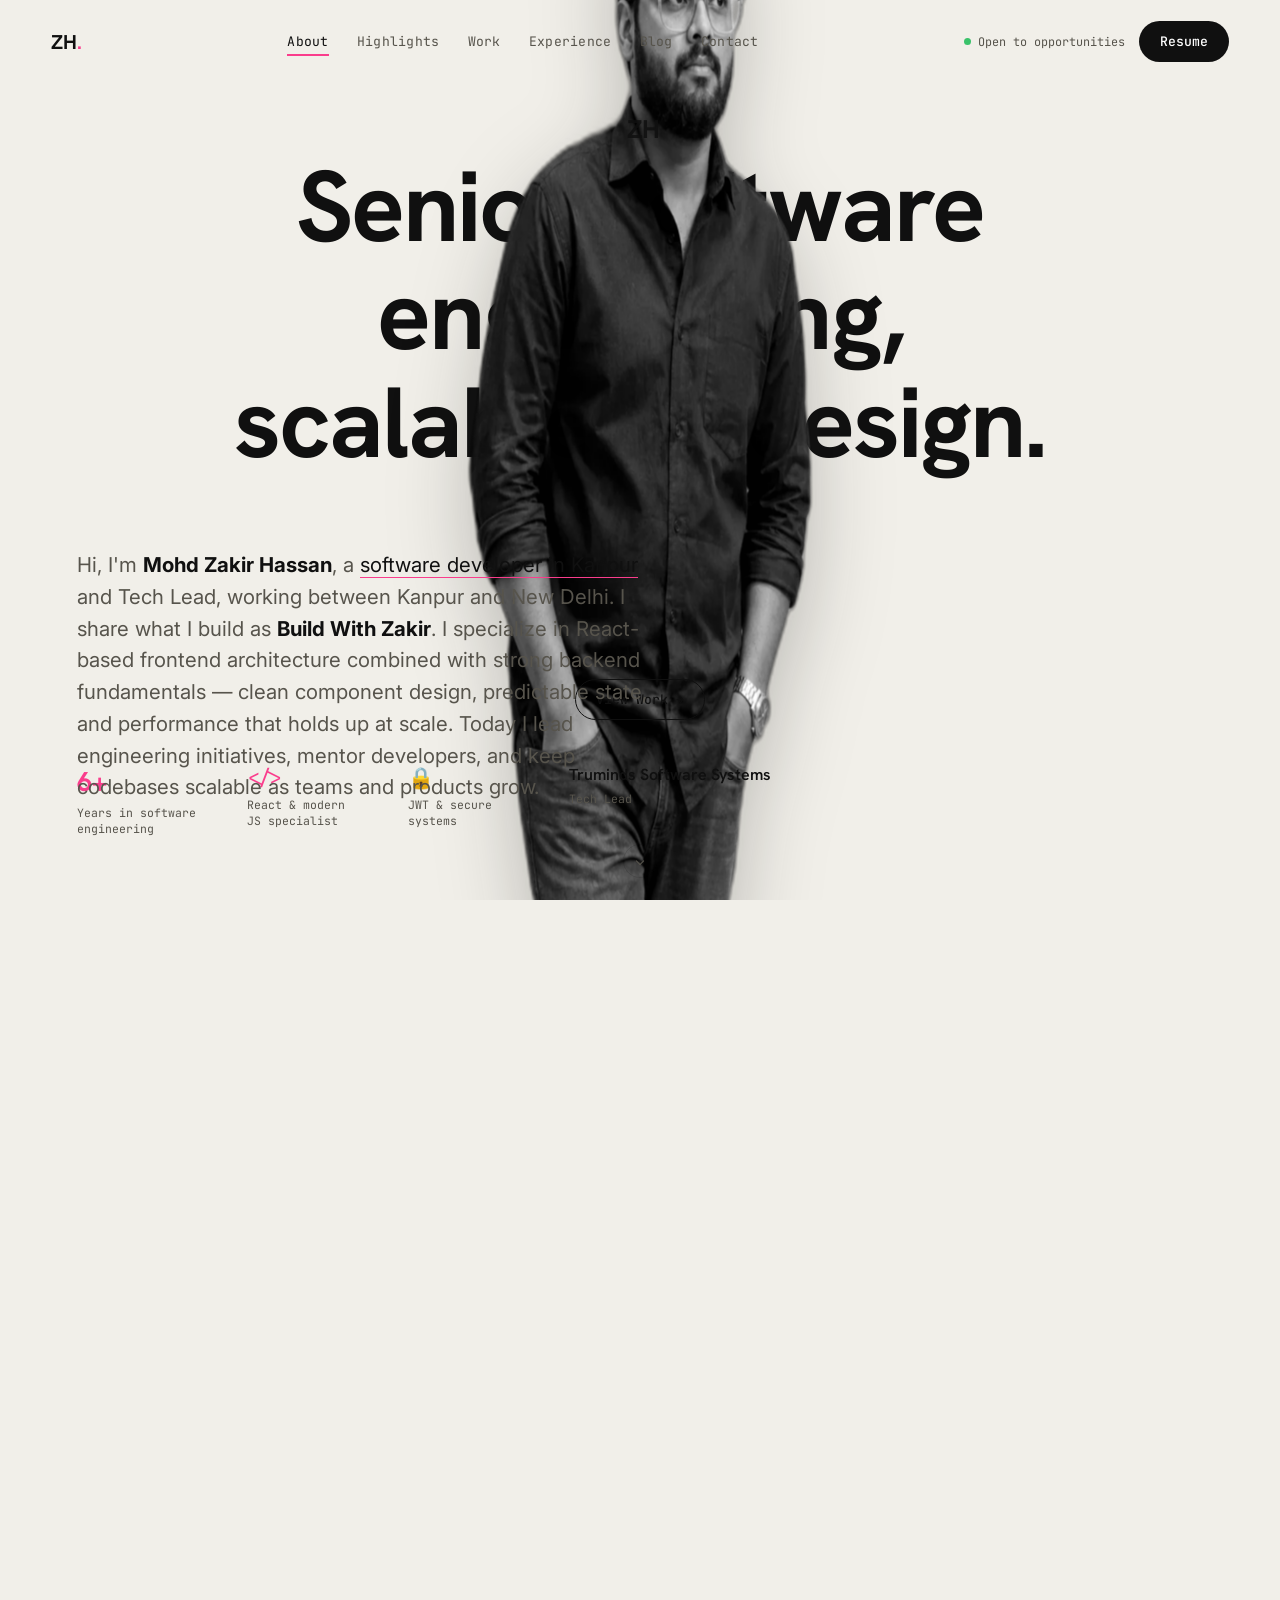
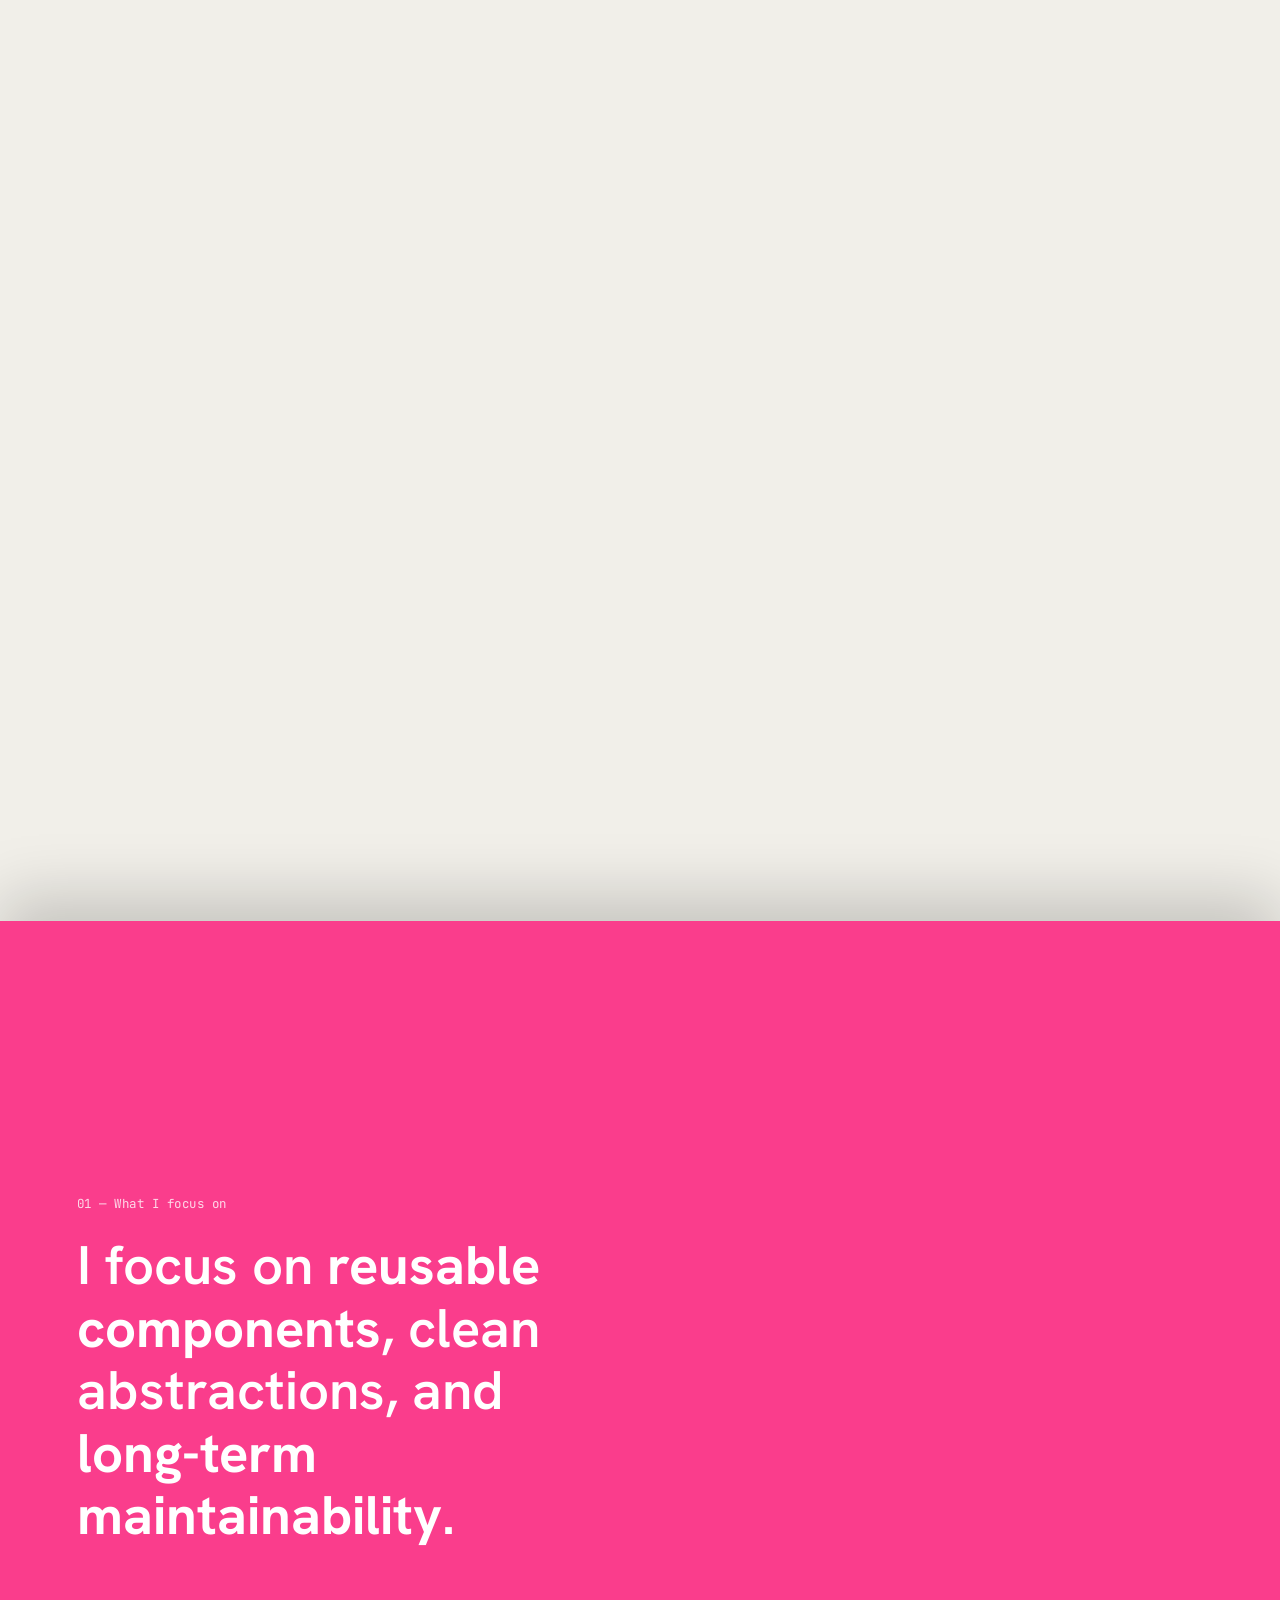
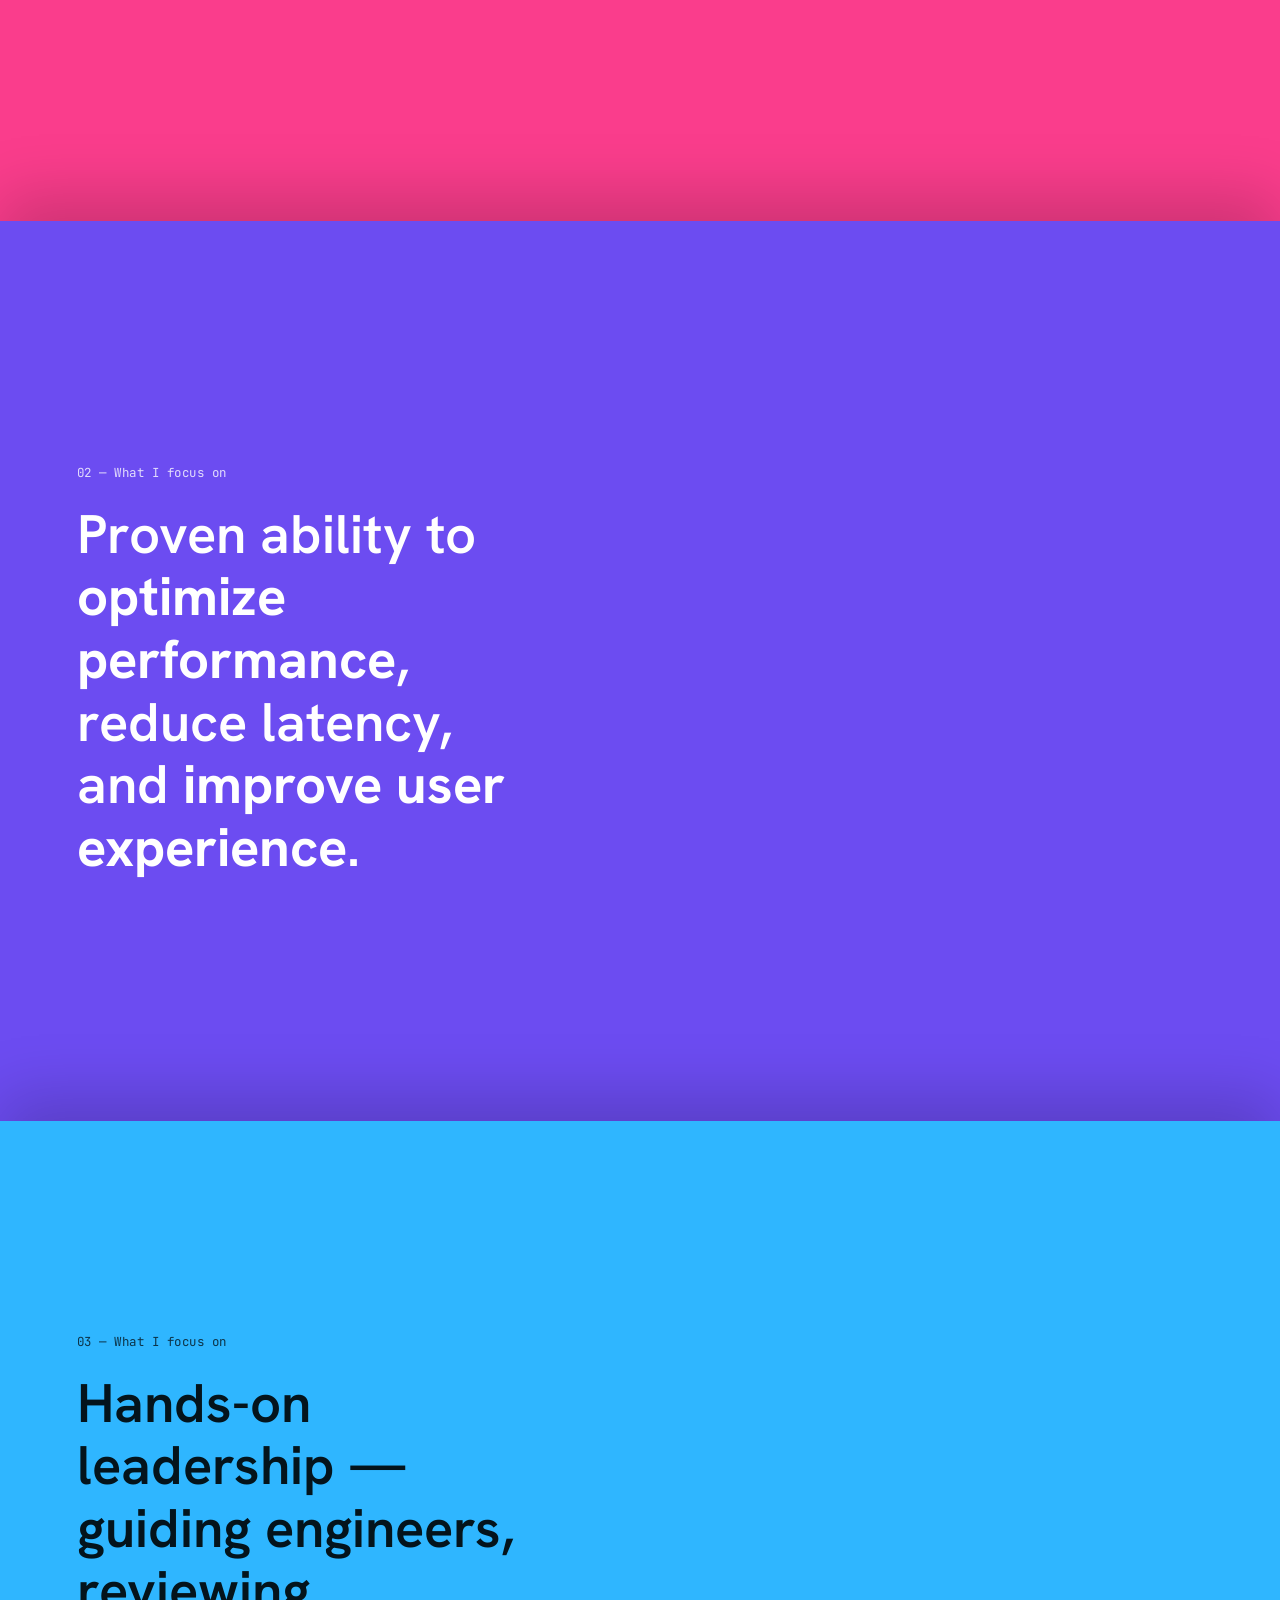
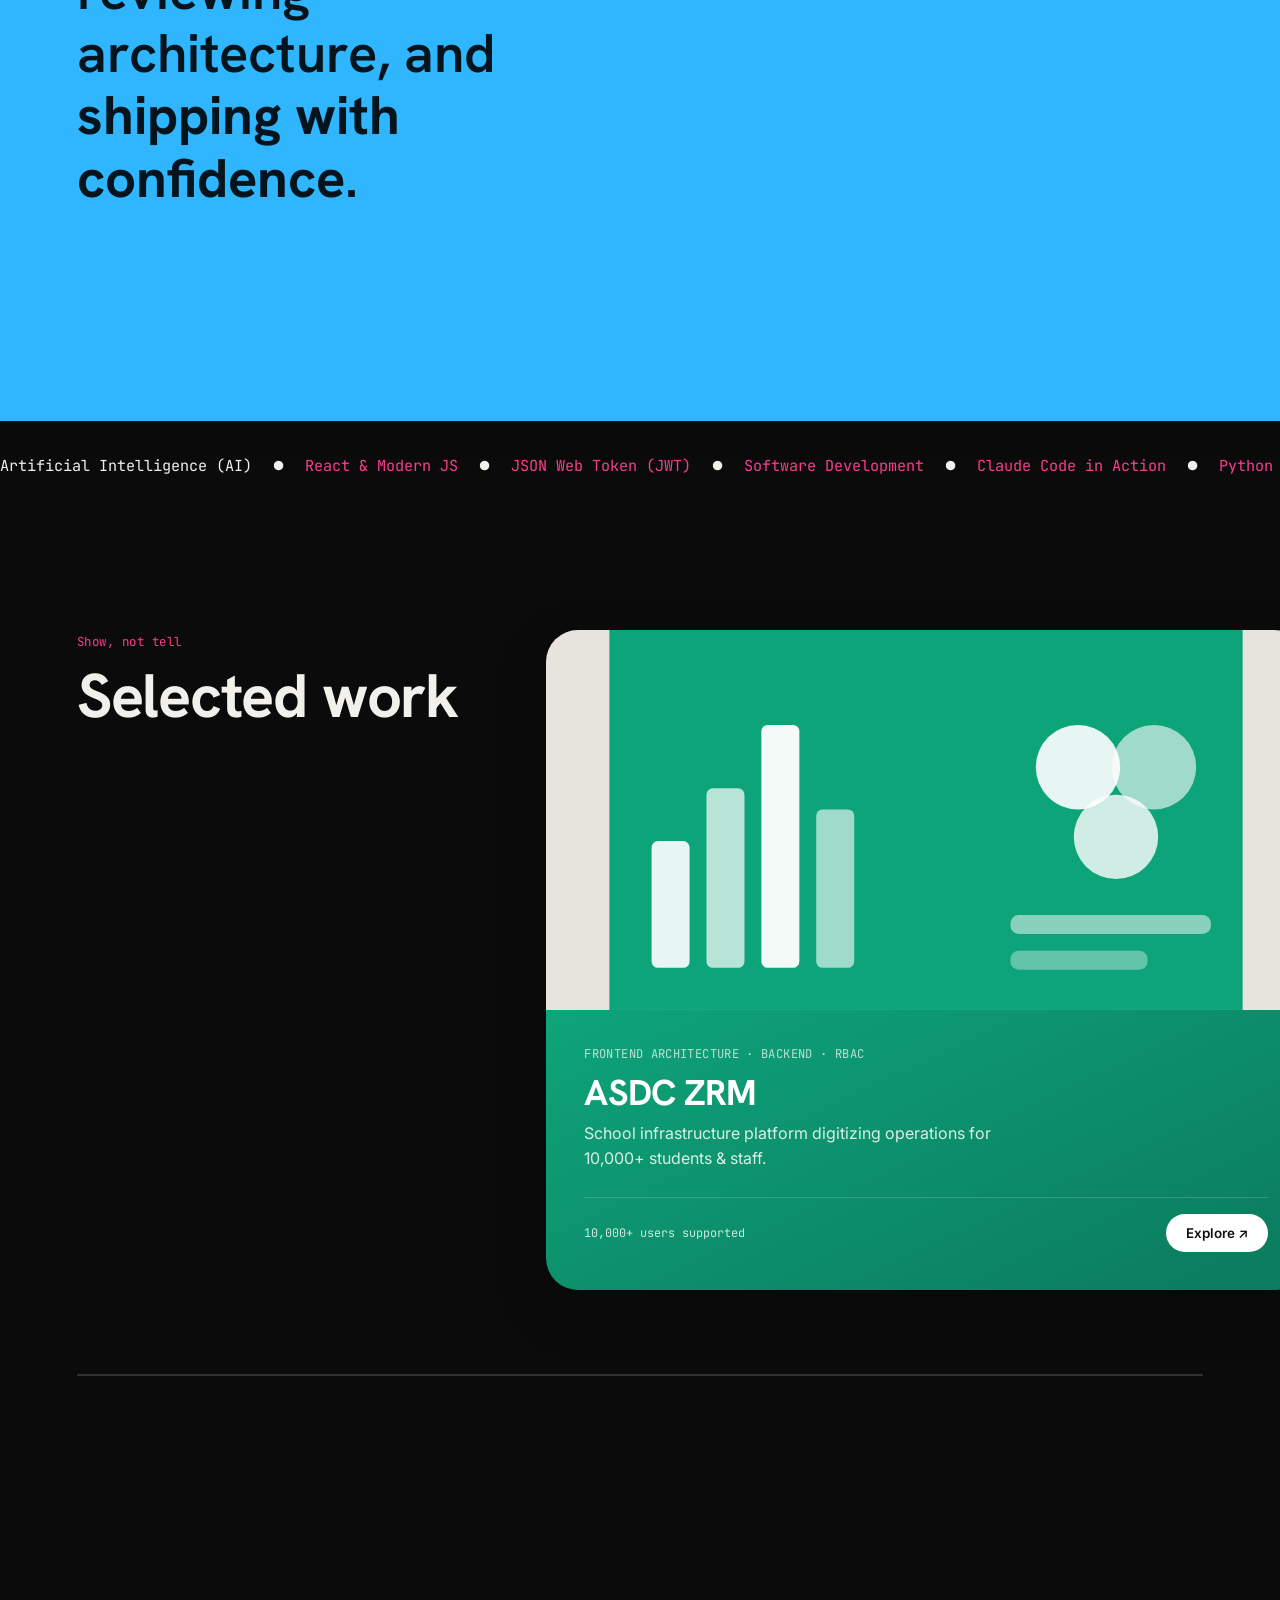
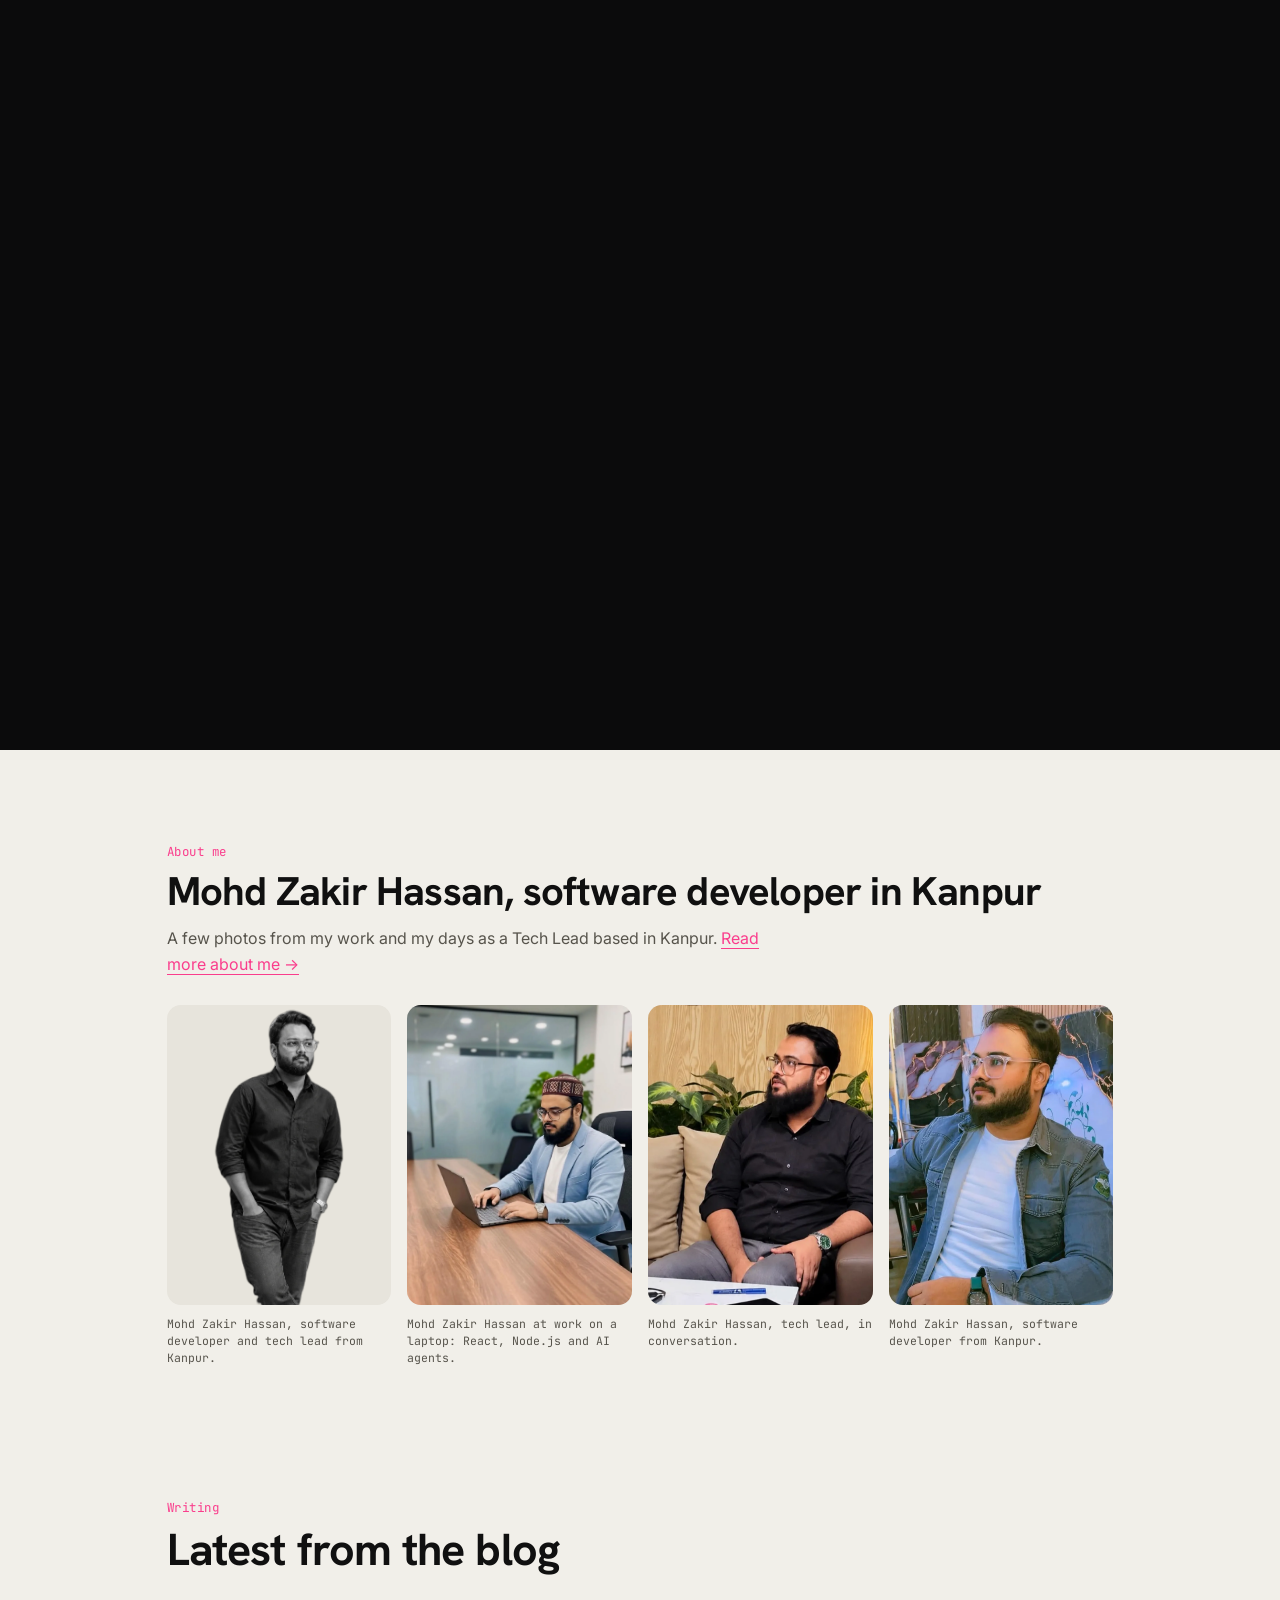
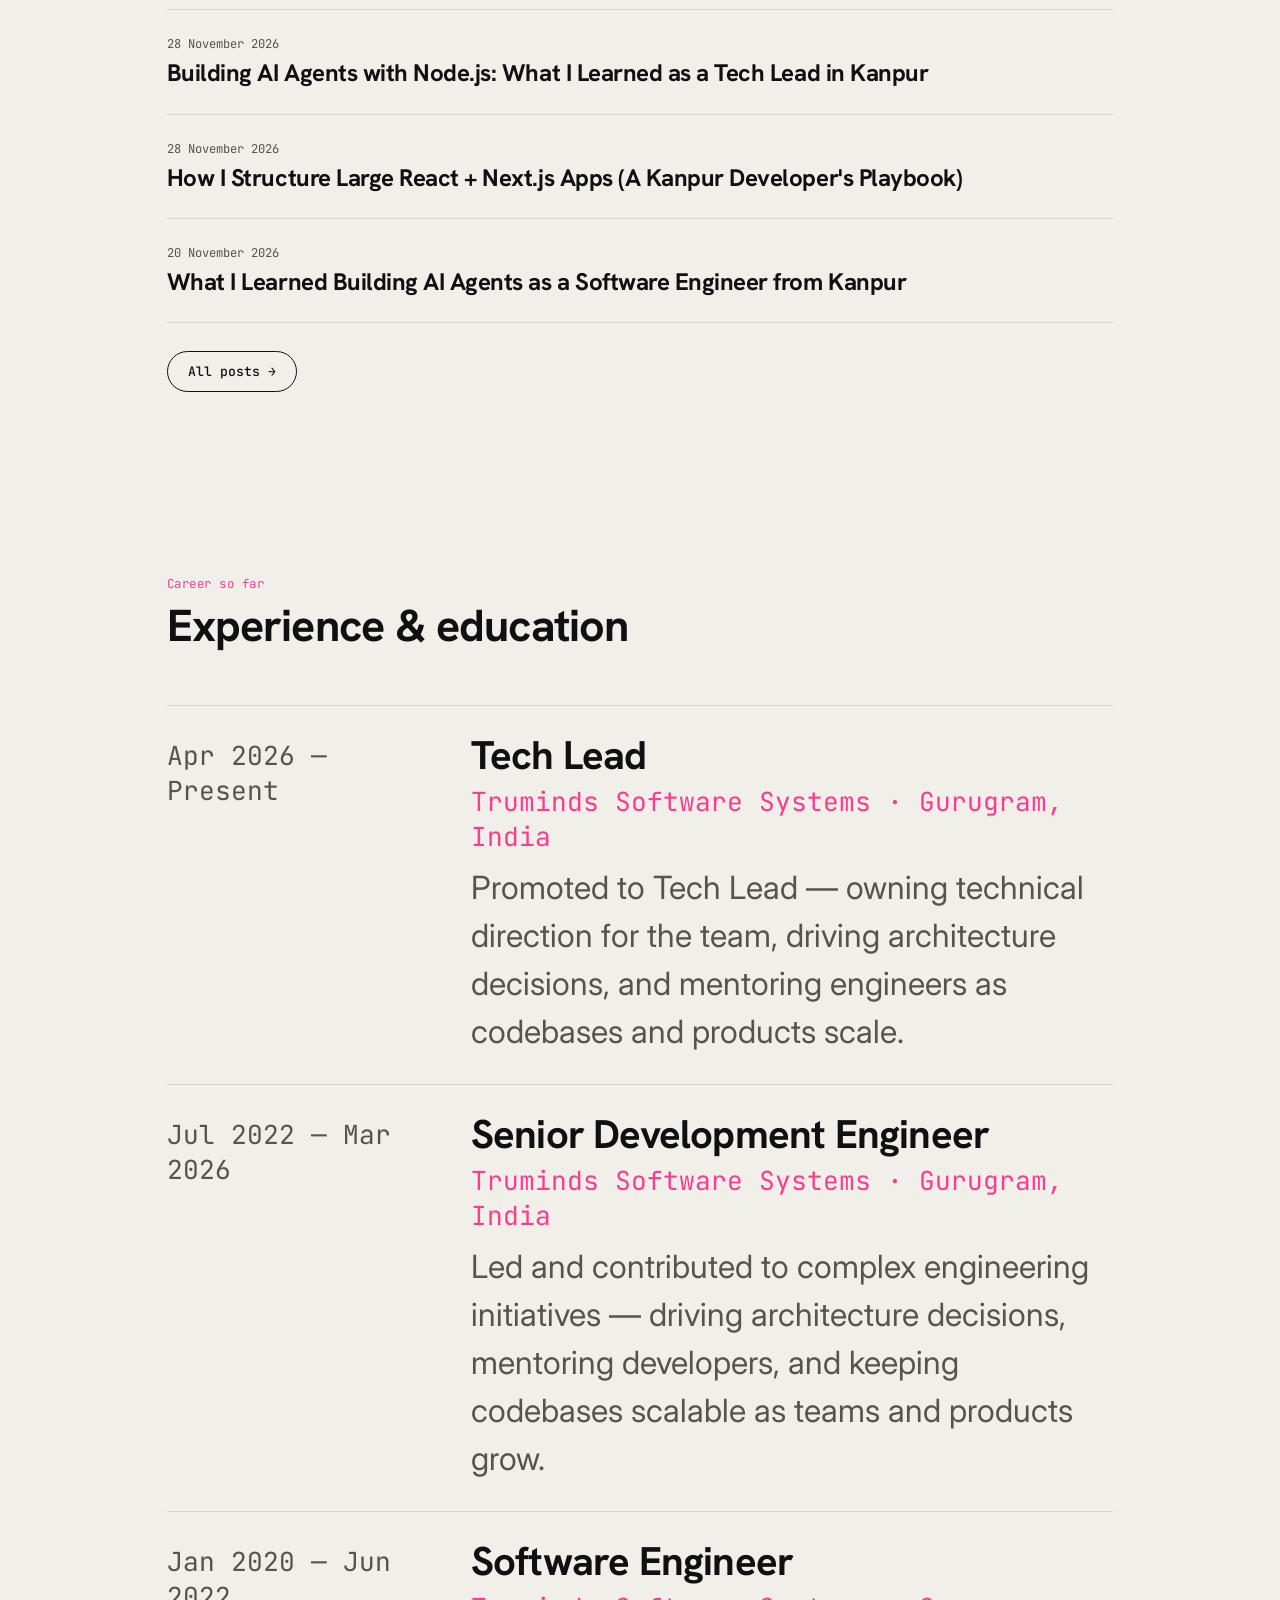
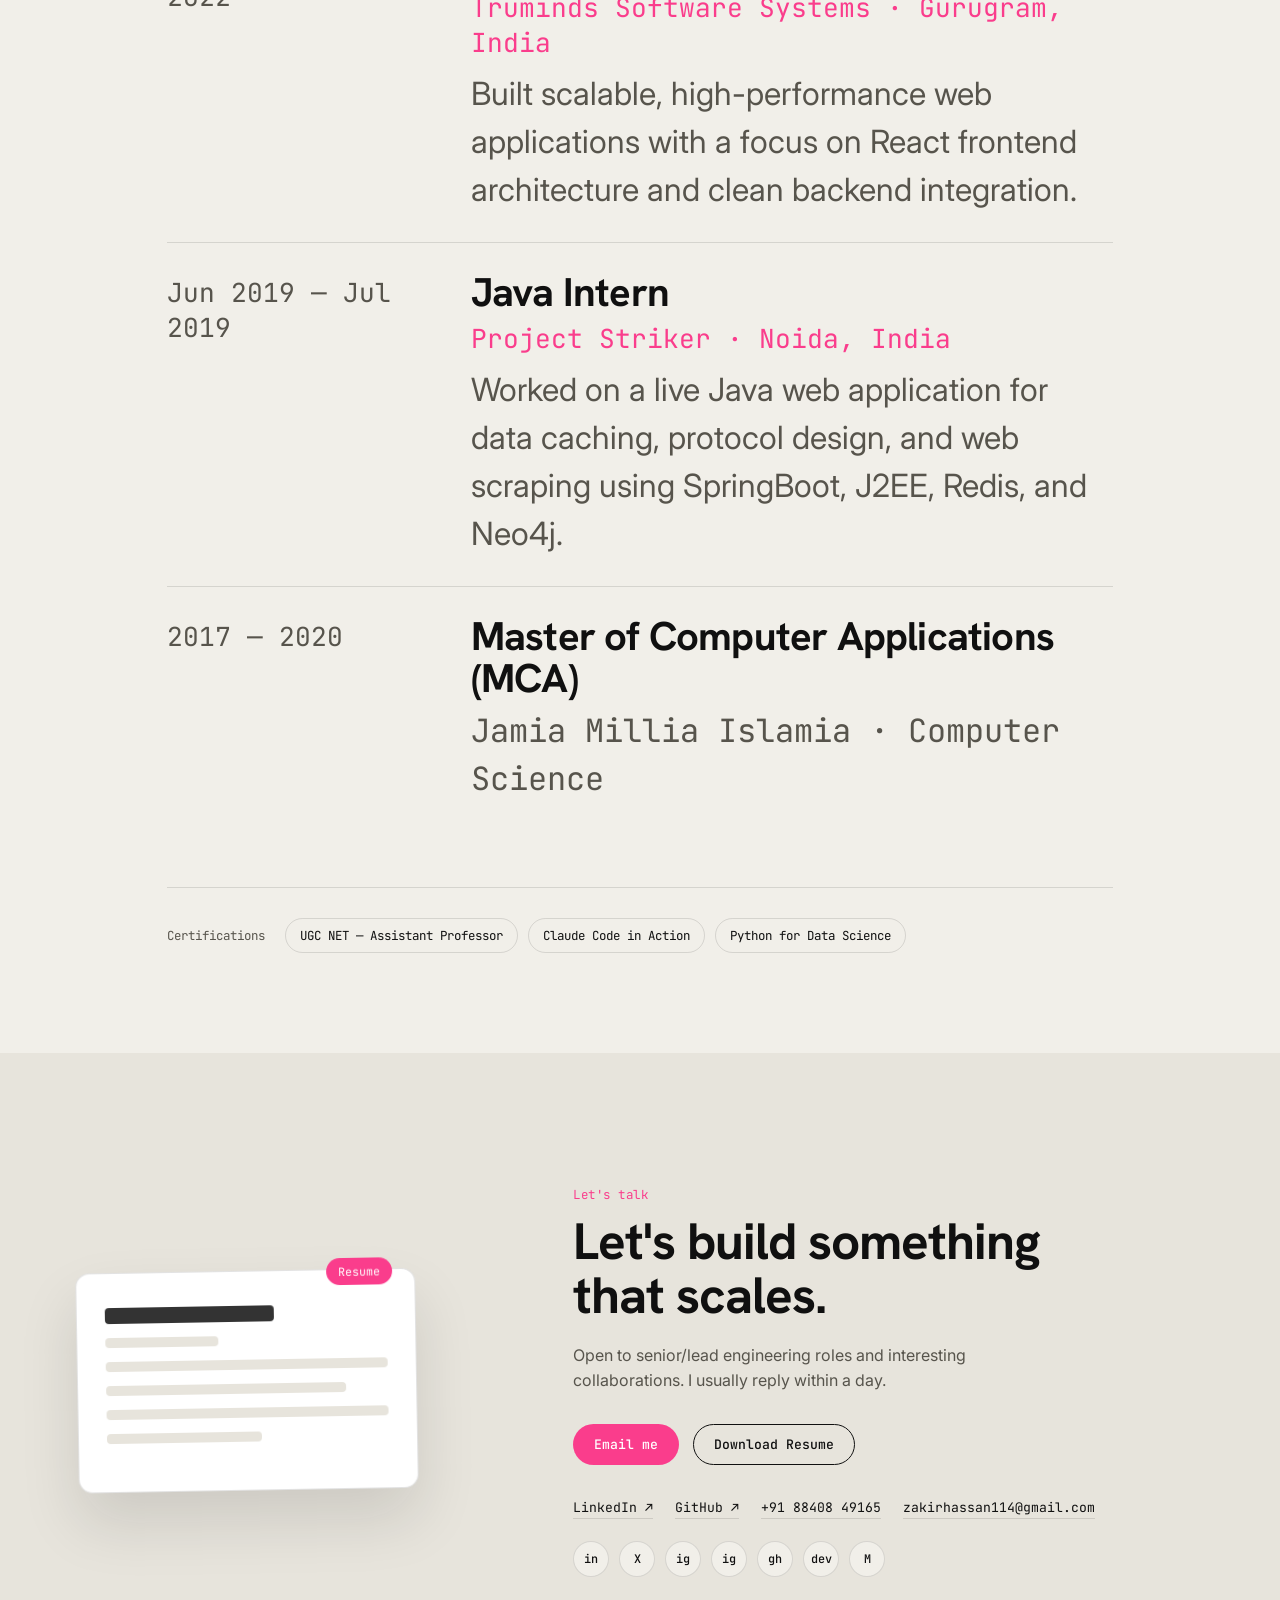
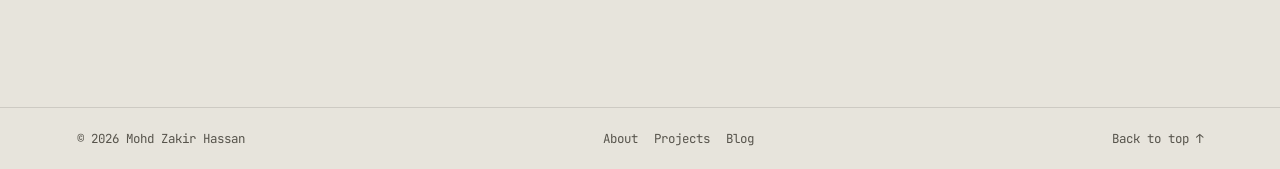
<file: index.html>
<!DOCTYPE html>
<html lang="en">
<head>
<meta charset="UTF-8">
<meta name="viewport" content="width=device-width, initial-scale=1.0">
<title>Mohd Zakir Hassan | Tech Lead & Software Engineer, Kanpur</title>
<meta name="description" content="Mohd Zakir Hassan (Zakir Hassan) — software developer and Tech Lead from Kanpur at Truminds Software Systems. React, Next.js, Node.js, scalable systems and AI agents.">
<meta name="google-site-verification" content="W5Dvj5WR71hCFtP2NwO2VX_Twq4315577aLUdTAYdC4" />
<link rel="canonical" href="https://zakirhassan.github.io/">
<meta property="og:type" content="website">
<meta property="og:title" content="Mohd Zakir Hassan — Tech Lead & Software Engineer">
<meta property="og:description" content="Zakir Hassan from Kanpur — software developer and tech lead building with React, Node.js and AI.">
<meta property="og:url" content="https://zakirhassan.github.io/">
<meta property="og:image" content="https://zakirhassan.github.io/assets/img/photos/mohd-zakir-hassan-software-developer-og-1200x630.jpg">
<meta property="og:image:alt" content="Mohd Zakir Hassan, software developer and tech lead in Kanpur, working on a laptop">
<meta name="twitter:card" content="summary_large_image">
<meta name="twitter:title" content="Mohd Zakir Hassan — Tech Lead & Software Engineer">
<meta name="twitter:description" content="Zakir Hassan from Kanpur — software developer and tech lead building with React, Node.js and AI.">
<meta name="twitter:image" content="https://zakirhassan.github.io/assets/img/photos/mohd-zakir-hassan-software-developer-og-1200x630.jpg">
<meta name="twitter:image:alt" content="Mohd Zakir Hassan, software developer and tech lead in Kanpur, working on a laptop">
<script type="application/ld+json">
{
  "@context": "https://schema.org",
  "@type": "Person",
  "@id": "https://zakirhassan.github.io/#person",
  "name": "Mohd Zakir Hassan",
  "alternateName": [
    "Zakir Hassan",
    "Mohd Zakir Hassan"
  ],
  "url": "https://zakirhassan.github.io/",
  "image": [
    "https://zakirhassan.github.io/assets/img/photos/mohd-zakir-hassan-software-developer-kanpur.jpg",
    "https://zakirhassan.github.io/assets/img/photos/mohd-zakir-hassan-tech-lead.jpg",
    "https://zakirhassan.github.io/assets/img/photos/mohd-zakir-hassan-kanpur.jpg",
    "https://zakirhassan.github.io/assets/img/photos/mohd-zakir-hassan-portrait.jpg"
  ],
  "jobTitle": "Tech Lead",
  "worksFor": {
    "@type": "Organization",
    "name": "Truminds Software Systems"
  },
  "homeLocation": {
    "@type": "Place",
    "name": "Kanpur, Uttar Pradesh, India"
  },
  "knowsAbout": [
    "React",
    "Next.js",
    "Node.js",
    "TypeScript",
    "AI agents",
    "scalable systems"
  ],
  "sameAs": [
    "https://www.linkedin.com/in/mohdzakirhassan",
    "https://x.com/BuildWithZakiir",
    "https://www.instagram.com/buildwithzakiir",
    "https://www.instagram.com/mohd_zakir_hassan",
    "https://github.com/Zakirhassan",
    "https://dev.to/mohdzakirhassan",
    "https://medium.com/@mohdzakirhassan"
  ]
}
</script>
<link rel="icon" href="data:,">
<link rel="preconnect" href="https://fonts.googleapis.com">
<link rel="preconnect" href="https://fonts.gstatic.com" crossorigin>
<link href="https://fonts.googleapis.com/css2?family=Hanken+Grotesk:wght@400;500;600;700;800&family=JetBrains+Mono:wght@400;500&family=Inter:wght@400;500;600&display=swap" rel="stylesheet">
<link rel="stylesheet" href="css/styles.css?v=10">
</head>
<body>

<div class="progress-rail" id="progressRail"></div>

<header class="nav" id="nav">
  <a href="#hero" class="nav__logo">ZH<span class="dot">.</span></a>
  <nav class="nav__links" id="navLinks">
    <a href="#about" data-nav="about">About</a>
    <a href="#highlights" data-nav="highlights">Highlights</a>
    <a href="#work" data-nav="work">Work</a>
    <a href="#experience" data-nav="experience">Experience</a>
    <a href="blog/" data-nav="blog">Blog</a>
    <a href="#contact" data-nav="contact">Contact</a>
  </nav>
  <div class="nav__right">
    <span class="badge"><span class="badge__dot"></span>Open to opportunities</span>
    <a class="btn btn--pill" href="assets/Zakir-Hassan-Resume.pdf" target="_blank" rel="noopener">Resume</a>
  </div>
  <button class="nav__burger" id="navBurger" aria-label="Toggle menu"><span></span><span></span><span></span></button>
</header>

<!-- HERO / ABOUT PIN -->
<section class="pin-section" id="hero" data-hero-top>
  <div class="pin-section__stage" id="heroStage">

    <h1 class="hero-headline hero-headline--a" id="headlineA" aria-hidden="false">
      Senior software engineering,<br>scalable by design.
    </h1>

    <div class="hero-photo" id="heroPhoto">
      <picture>
        <source srcset="assets/img/photos/mohd-zakir-hassan-portrait.webp" type="image/webp">
        <img src="assets/img/portrait.png" alt="Mohd Zakir Hassan, software developer and tech lead from Kanpur" width="602" height="1313">
      </picture>
    </div>

    <div class="hero-mark" id="heroMark">ZH</div>

    <h1 class="hero-headline hero-headline--b" id="headlineB" aria-hidden="true">
      I build systems that scale,<br>and teams that grow.
    </h1>

    <div class="hero-scrim" id="heroScrim" aria-hidden="true"></div>

    <p class="hero-about-copy" id="aboutCopy">
      Hi, I'm <strong>Mohd Zakir Hassan</strong>, a <a href="software-developer-kanpur/" class="inline-link">software developer in Kanpur</a> and Tech Lead, working between Kanpur and New Delhi.
      I share what I build as <strong>Build With Zakir</strong>.
      I specialize in React-based frontend architecture combined with strong backend fundamentals —
      clean component design, predictable state, and performance that holds up at scale. Today I lead
      engineering initiatives, mentor developers, and keep codebases scalable as teams and products grow.
    </p>

    <div class="hero-stats" id="heroStats">
      <div class="stat">
        <span class="stat__num">6+</span>
        <span class="stat__label">Years in software<br>engineering</span>
      </div>
      <div class="stat">
        <span class="stat__icon">&#60;/&#62;</span>
        <span class="stat__label">React &amp; modern<br>JS specialist</span>
      </div>
      <div class="stat">
        <span class="stat__icon">&#128274;</span>
        <span class="stat__label">JWT &amp; secure<br>systems</span>
      </div>
      <div class="stat stat--brand">
        <span class="stat__brand">Truminds Software Systems</span>
        <span class="stat__label">Tech Lead</span>
      </div>
    </div>

    <a href="#work" class="btn btn--dark hero-cta" id="heroCta">View Work &#8594;</a>

    <a href="#about" class="scroll-cue" aria-hidden="true"><span></span></a>
  </div>
</section>

<div id="about" class="anchor-spacer"></div>

<!-- HIGHLIGHT PANELS -->
<section class="panels" id="highlights">
  <div class="panel panel--pink">
    <span class="panel__kicker">01 — What I focus on</span>
    <p class="panel__quote">I focus on <strong>reusable components</strong>, clean abstractions, and <strong>long-term maintainability</strong>.</p>
  </div>
  <div class="panel panel--purple">
    <span class="panel__kicker">02 — What I focus on</span>
    <p class="panel__quote">Proven ability to <strong>optimize performance</strong>, reduce latency, and <strong>improve user experience</strong>.</p>
  </div>
  <div class="panel panel--blue">
    <span class="panel__kicker">03 — What I focus on</span>
    <p class="panel__quote">Hands-on leadership — guiding engineers, reviewing architecture, and <strong>shipping with confidence</strong>.</p>
  </div>
</section>

<!-- MARQUEE -->
<section class="marquee-section">
  <div class="marquee" aria-hidden="true">
    <div class="marquee__track">
      <span>Artificial Intelligence (AI)</span><span>&#9679;</span>
      <span>React &amp; Modern JS</span><span>&#9679;</span>
      <span>JSON Web Token (JWT)</span><span>&#9679;</span>
      <span>Software Development</span><span>&#9679;</span>
      <span>Claude Code in Action</span><span>&#9679;</span>
      <span>Python for Data Science</span><span>&#9679;</span>
      <span>UGC NET — Assistant Professor</span><span>&#9679;</span>
      <span>Artificial Intelligence (AI)</span><span>&#9679;</span>
      <span>React &amp; Modern JS</span><span>&#9679;</span>
      <span>JSON Web Token (JWT)</span><span>&#9679;</span>
      <span>Software Development</span><span>&#9679;</span>
      <span>Claude Code in Action</span><span>&#9679;</span>
      <span>Python for Data Science</span><span>&#9679;</span>
      <span>UGC NET — Assistant Professor</span><span>&#9679;</span>
    </div>
  </div>
</section>

<!-- WORK GALLERY -->
<section class="work-pin" id="work">
  <div class="work-pin__stage" id="workStage">
    <div class="work-track" id="workTrack">

      <div class="work-track__intro">
        <span class="section-kicker">Show, not tell</span>
        <h2>Selected work</h2>
      </div>

      <article class="work-card work-card--teal work-card--featured">
        <div class="work-card__frame">
          <div class="work-card__visual" aria-hidden="true">
            <svg viewBox="0 0 300 180" xmlns="http://www.w3.org/2000/svg">
              <rect width="300" height="180" fill="#0ea47a"/>
              <rect x="20" y="100" width="18" height="60" rx="3" fill="#fff" opacity=".9"/>
              <rect x="46" y="75" width="18" height="85" rx="3" fill="#fff" opacity=".7"/>
              <rect x="72" y="45" width="18" height="115" rx="3" fill="#fff" opacity=".95"/>
              <rect x="98" y="85" width="18" height="75" rx="3" fill="#fff" opacity=".6"/>
              <circle cx="222" cy="65" r="20" fill="#fff" opacity=".9"/>
              <circle cx="258" cy="65" r="20" fill="#fff" opacity=".6"/>
              <circle cx="240" cy="98" r="20" fill="#fff" opacity=".8"/>
              <rect x="190" y="135" width="95" height="9" rx="4" fill="#fff" opacity=".5"/>
              <rect x="190" y="152" width="65" height="9" rx="4" fill="#fff" opacity=".35"/>
            </svg>
          </div>
        </div>
        <div class="work-card__body">
          <span class="work-card__tags">Frontend Architecture &middot; Backend &middot; RBAC</span>
          <h3>ASDC ZRM</h3>
          <p class="work-card__desc">School infrastructure platform digitizing operations for 10,000+ students &amp; staff.</p>
          <div class="work-card__foot">
            <span class="work-card__stat">10,000+ users supported</span>
            <a href="https://asdckanpur.com/" target="_blank" rel="noopener" class="work-card__explore">Explore &#8599;</a>
          </div>
        </div>
      </article>

      <article class="work-card work-card--dark">
        <div class="work-card__frame">
          <div class="work-card__visual" aria-hidden="true">
            <svg viewBox="0 0 300 180" xmlns="http://www.w3.org/2000/svg">
              <rect width="300" height="180" fill="#101012"/>
              <g stroke="#fff" stroke-opacity=".35" stroke-width="1.5">
                <line x1="150" y1="90" x2="55" y2="35"/>
                <line x1="150" y1="90" x2="55" y2="90"/>
                <line x1="150" y1="90" x2="55" y2="145"/>
                <line x1="150" y1="90" x2="245" y2="35"/>
                <line x1="150" y1="90" x2="245" y2="90"/>
                <line x1="150" y1="90" x2="245" y2="145"/>
              </g>
              <circle cx="55" cy="35" r="10" fill="#fff" opacity=".8"/>
              <circle cx="55" cy="90" r="10" fill="#fff" opacity=".8"/>
              <circle cx="55" cy="145" r="10" fill="#fff" opacity=".8"/>
              <circle cx="245" cy="35" r="10" fill="#fff" opacity=".8"/>
              <circle cx="245" cy="90" r="10" fill="#fff" opacity=".8"/>
              <circle cx="245" cy="145" r="10" fill="#fff" opacity=".8"/>
              <circle cx="150" cy="90" r="24" fill="#fa3d8c"/>
            </svg>
          </div>
        </div>
        <div class="work-card__body">
          <span class="work-card__tags">System Design &middot; AI Orchestration</span>
          <h3>Multi-Agent Architecture</h3>
          <p class="work-card__desc">17 specialized agents mirroring a full product engineering team.</p>
          <div class="work-card__foot">
            <span class="work-card__stat">17 specialized agent roles</span>
            <a href="https://github.com/Zakirhassan" target="_blank" rel="noopener" class="work-card__explore">Explore &#8599;</a>
          </div>
        </div>
      </article>

      <article class="work-card work-card--teal">
        <div class="work-card__frame">
          <div class="work-card__visual" aria-hidden="true">
            <svg viewBox="0 0 300 180" xmlns="http://www.w3.org/2000/svg">
              <rect width="300" height="180" fill="#101012"/>
              <text x="24" y="58" font-family="monospace" font-size="15" fill="#0ea47a">$ npx council-board init</text>
              <rect x="24" y="82" width="252" height="10" rx="5" fill="#fff" opacity=".25"/>
              <rect x="24" y="104" width="190" height="10" rx="5" fill="#fff" opacity=".18"/>
              <rect x="24" y="126" width="220" height="10" rx="5" fill="#fff" opacity=".12"/>
            </svg>
          </div>
        </div>
        <div class="work-card__body">
          <span class="work-card__tags">Open Source &middot; npm &middot; AI Tooling</span>
          <h3>council-board</h3>
          <p class="work-card__desc">Turns your AI coding assistant into a council of advisors that debates a decision before you commit to it. No API keys, no servers.</p>
          <div class="work-card__foot">
            <span class="work-card__stat">npx council-board init</span>
            <a href="https://www.npmjs.com/package/council-board" target="_blank" rel="noopener" class="work-card__explore">npm &#8599;</a>
          </div>
        </div>
      </article>

      <article class="work-card work-card--cta">
        <span class="section-kicker">Open source &amp; more</span>
        <h3>Browse the code</h3>
        <p class="work-card__desc">Published packages, repos and experiments.</p>
        <a href="https://www.npmjs.com/~zakir-hassan" target="_blank" rel="noopener" class="btn btn--dark">npmjs.com/~zakir-hassan &#8594;</a>
        <a href="https://github.com/Zakirhassan" target="_blank" rel="noopener" class="btn btn--pink">github.com/Zakirhassan &#8594;</a>
      </article>

    </div>
    <div class="work-track__progress"><span id="workProgressBar"></span></div>
  </div>
</section>

<!-- ABOUT ME PHOTOS -->
<section class="about-me" id="about-me">
  <span class="section-kicker">About me</span>
  <h2>Mohd Zakir Hassan, software developer in Kanpur</h2>
  <p class="about-me__intro">A few photos from my work and my days as a Tech Lead based in Kanpur. <a href="software-developer-kanpur/">Read more about me &rarr;</a></p>
  <div class="photo-strip">
    <figure class="photo-strip__item photo-strip__item--portrait">
      <picture><source srcset="assets/img/photos/mohd-zakir-hassan-portrait.webp" type="image/webp"><img src="assets/img/photos/mohd-zakir-hassan-portrait.jpg" alt="Mohd Zakir Hassan, software developer and tech lead from Kanpur, in a black shirt" width="602" height="1313" loading="lazy"></picture>
      <figcaption>Mohd Zakir Hassan, software developer and tech lead from Kanpur.</figcaption>
    </figure>
    <figure class="photo-strip__item">
      <picture><source srcset="assets/img/photos/mohd-zakir-hassan-software-developer-kanpur.webp" type="image/webp"><img src="assets/img/photos/mohd-zakir-hassan-software-developer-kanpur.jpg" alt="Mohd Zakir Hassan, software developer and tech lead in Kanpur, working on a laptop" width="1154" height="1600" loading="lazy"></picture>
      <figcaption>Mohd Zakir Hassan at work on a laptop: React, Node.js and AI agents.</figcaption>
    </figure>
    <figure class="photo-strip__item">
      <picture><source srcset="assets/img/photos/mohd-zakir-hassan-tech-lead.webp" type="image/webp"><img src="assets/img/photos/mohd-zakir-hassan-tech-lead.jpg" alt="Mohd Zakir Hassan, tech lead from Kanpur, in conversation on a sofa" width="860" height="895" loading="lazy"></picture>
      <figcaption>Mohd Zakir Hassan, tech lead, in conversation.</figcaption>
    </figure>
    <figure class="photo-strip__item">
      <picture><source srcset="assets/img/photos/mohd-zakir-hassan-kanpur.webp" type="image/webp"><img src="assets/img/photos/mohd-zakir-hassan-kanpur.jpg" alt="Mohd Zakir Hassan, software developer from Kanpur, in a denim jacket and glasses" width="890" height="1300" loading="lazy"></picture>
      <figcaption>Mohd Zakir Hassan, software developer from Kanpur.</figcaption>
    </figure>
  </div>
</section>

<!-- WRITING -->
<section class="writing" id="writing">
  <span class="section-kicker">Writing</span>
  <h2>Latest from the blog</h2>
  <ul class="post-list">
    <li class="post-list__item">
      <a href="blog/building-ai-agents-with-nodejs/">
        <time datetime="2026-11-28">28 November 2026</time>
        <h3>Building AI Agents with Node.js: What I Learned as a Tech Lead in Kanpur</h3>
      </a>
    </li>
    <li class="post-list__item">
      <a href="blog/how-i-structure-large-react-nextjs-apps/">
        <time datetime="2026-11-28">28 November 2026</time>
        <h3>How I Structure Large React + Next.js Apps (A Kanpur Developer's Playbook)</h3>
      </a>
    </li>
    <li class="post-list__item">
      <a href="blog/building-ai-agents-from-kanpur/">
        <time datetime="2026-11-20">20 November 2026</time>
        <h3>What I Learned Building AI Agents as a Software Engineer from Kanpur</h3>
      </a>
    </li>
  </ul>
  <a href="blog/" class="btn btn--dark writing__all">All posts &#8594;</a>
</section>

<!-- EXPERIENCE -->
<section class="experience" id="experience">
  <span class="section-kicker">Career so far</span>
  <h2>Experience &amp; education</h2>

  <div class="timeline">
    <div class="timeline__item reveal">
      <div class="timeline__date">Apr 2026 — Present</div>
      <div class="timeline__body">
        <h3>Tech Lead</h3>
        <p class="timeline__org">Truminds Software Systems &middot; Gurugram, India</p>
        <p>Promoted to Tech Lead — owning technical direction for the team, driving architecture decisions, and mentoring engineers as codebases and products scale.</p>
      </div>
    </div>
    <div class="timeline__item reveal">
      <div class="timeline__date">Jul 2022 — Mar 2026</div>
      <div class="timeline__body">
        <h3>Senior Development Engineer</h3>
        <p class="timeline__org">Truminds Software Systems &middot; Gurugram, India</p>
        <p>Led and contributed to complex engineering initiatives — driving architecture decisions, mentoring developers, and keeping codebases scalable as teams and products grow.</p>
      </div>
    </div>
    <div class="timeline__item reveal">
      <div class="timeline__date">Jan 2020 — Jun 2022</div>
      <div class="timeline__body">
        <h3>Software Engineer</h3>
        <p class="timeline__org">Truminds Software Systems &middot; Gurugram, India</p>
        <p>Built scalable, high-performance web applications with a focus on React frontend architecture and clean backend integration.</p>
      </div>
    </div>
    <div class="timeline__item reveal">
      <div class="timeline__date">Jun 2019 — Jul 2019</div>
      <div class="timeline__body">
        <h3>Java Intern</h3>
        <p class="timeline__org">Project Striker &middot; Noida, India</p>
        <p>Worked on a live Java web application for data caching, protocol design, and web scraping using SpringBoot, J2EE, Redis, and Neo4j.</p>
      </div>
    </div>
    <div class="timeline__item reveal">
      <div class="timeline__date">2017 — 2020</div>
      <div class="timeline__body">
        <h3>Master of Computer Applications (MCA)</h3>
        <p class="timeline__org">Jamia Millia Islamia &middot; Computer Science</p>
      </div>
    </div>
  </div>

  <div class="cert-row reveal">
    <span class="cert-row__label">Certifications</span>
    <div class="cert-row__chips">
      <span>UGC NET — Assistant Professor</span>
      <span>Claude Code in Action</span>
      <span>Python for Data Science</span>
    </div>
  </div>
</section>

<!-- CONTACT -->
<section class="contact" id="contact">
  <div class="contact__inner">
    <div class="contact__doc reveal">
      <div class="doc-card">
        <span class="doc-card__tag">Resume</span>
        <div class="doc-card__lines">
          <span></span><span></span><span></span><span></span><span></span><span></span>
        </div>
      </div>
    </div>
    <div class="contact__copy reveal">
      <span class="section-kicker">Let's talk</span>
      <h2>Let's build something<br>that scales.</h2>
      <p>Open to senior/lead engineering roles and interesting collaborations. I usually reply within a day.</p>
      <div class="contact__actions">
        <a class="btn btn--pink" href="mailto:zakirhassan114@gmail.com">Email me</a>
        <a class="btn btn--dark" href="assets/Zakir-Hassan-Resume.pdf" target="_blank" rel="noopener">Download Resume</a>
      </div>
      <div class="contact__links">
        <a href="https://www.linkedin.com/in/mohdzakirhassan" target="_blank" rel="noopener">LinkedIn &#8599;</a>
        <a href="https://github.com/Zakirhassan" target="_blank" rel="noopener">GitHub &#8599;</a>
        <a href="tel:+918840849165">+91 88408 49165</a>
        <a href="mailto:zakirhassan114@gmail.com">zakirhassan114@gmail.com</a>
      </div>
      <div class="social-icons">
        <a href="https://www.linkedin.com/in/mohdzakirhassan" target="_blank" rel="noopener" aria-label="LinkedIn">in</a>
        <a href="https://x.com/BuildWithZakiir" target="_blank" rel="noopener" aria-label="X (Twitter)">X</a>
        <a href="https://www.instagram.com/buildwithzakiir" target="_blank" rel="noopener" aria-label="Instagram — Build With Zakir">ig</a>
        <a href="https://www.instagram.com/mohd_zakir_hassan" target="_blank" rel="noopener" aria-label="Instagram — personal">ig</a>
        <a href="https://github.com/Zakirhassan" target="_blank" rel="noopener" aria-label="GitHub">gh</a>
        <a href="https://dev.to/mohdzakirhassan" target="_blank" rel="noopener" aria-label="DEV Community">dev</a>
        <a href="https://medium.com/@mohdzakirhassan" target="_blank" rel="noopener" aria-label="Medium">M</a>
      </div>
    </div>
  </div>
</section>

<footer class="footer footer--blog">
  <span>&copy; 2026 Mohd Zakir Hassan</span>
  <nav class="footer__nav" aria-label="Footer"><a href="software-developer-kanpur/">About</a><a href="projects/">Projects</a><a href="blog/">Blog</a></nav>
  <a href="#hero" class="footer__top">Back to top &#8593;</a>
</footer>

<script src="js/main.js?v=8"></script>
</body>
</html>
</file>
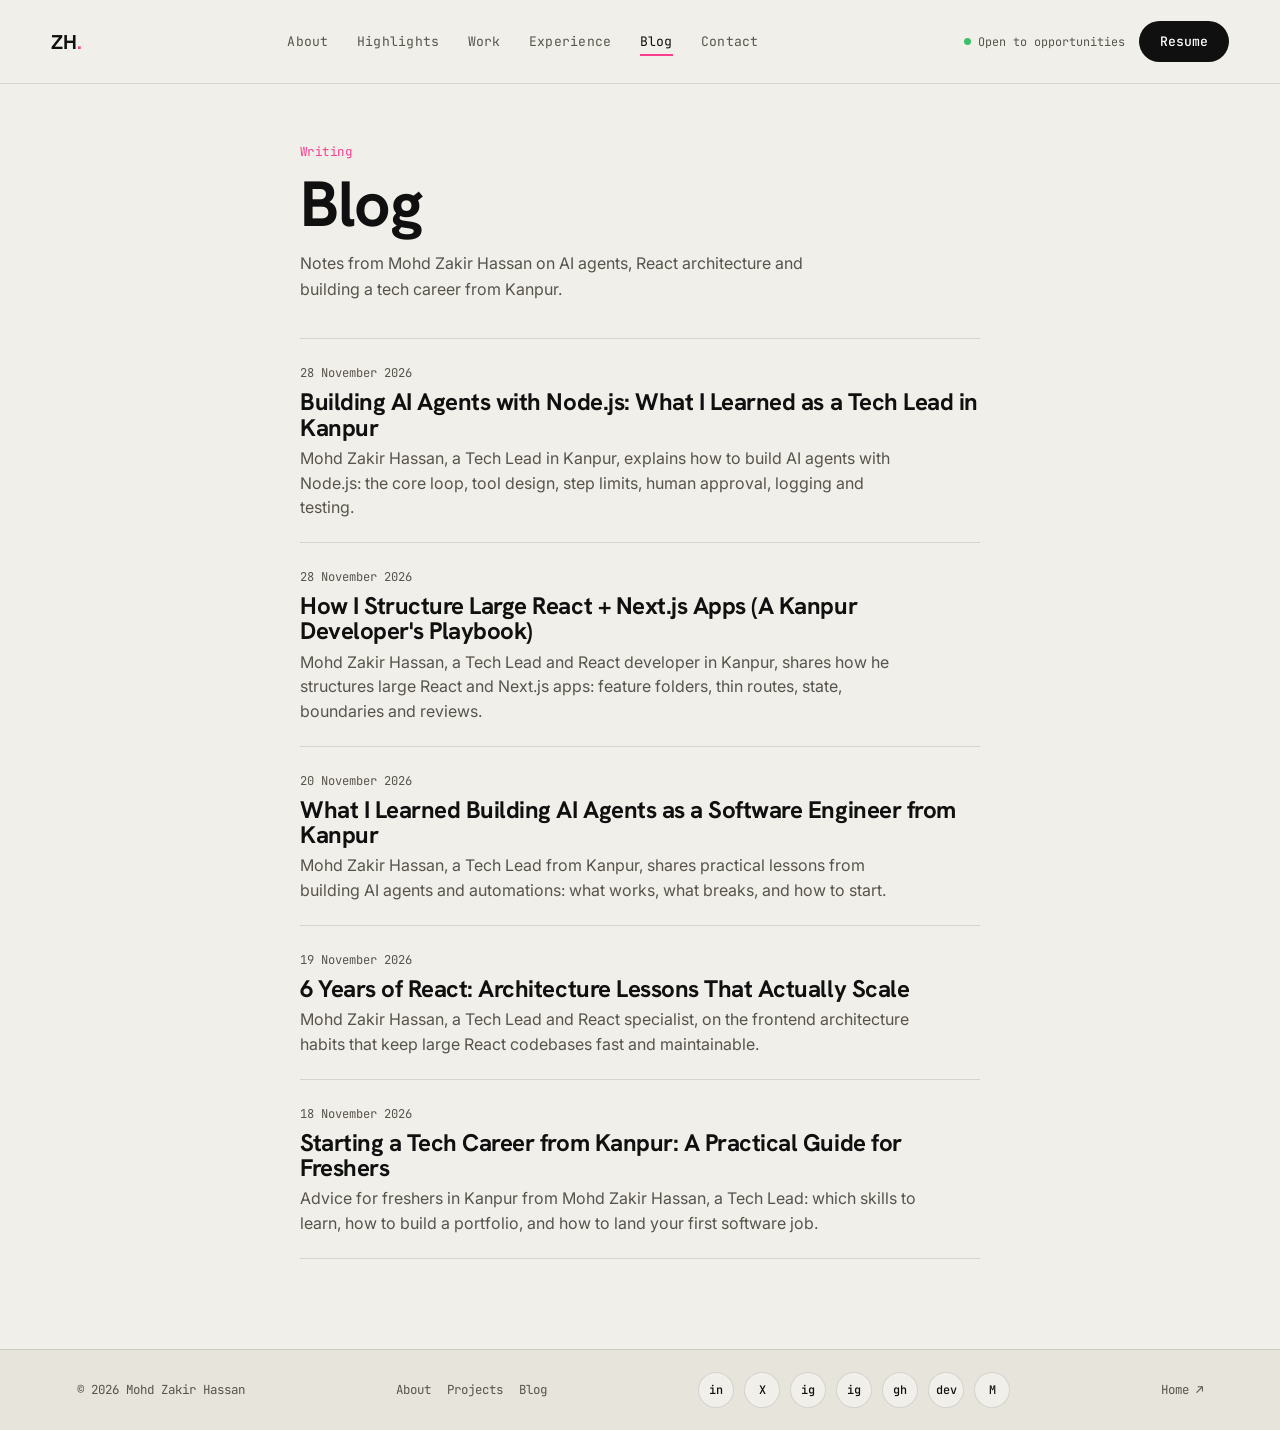
<file: blog/index.html>
<!DOCTYPE html>
<html lang="en">
<head>
<meta charset="UTF-8">
<meta name="viewport" content="width=device-width, initial-scale=1.0">
<title>Blog | Mohd Zakir Hassan</title>
<meta name="description" content="Writing by Mohd Zakir Hassan from Kanpur, India: AI agents, React architecture and building a tech career.">
<meta name="google-site-verification" content="W5Dvj5WR71hCFtP2NwO2VX_Twq4315577aLUdTAYdC4" />
<link rel="canonical" href="https://zakirhassan.github.io/blog/">
<meta property="og:type" content="website">
<meta property="og:title" content="Blog | Mohd Zakir Hassan">
<meta property="og:description" content="Writing by Mohd Zakir Hassan from Kanpur, India: AI agents, React architecture and building a tech career.">
<meta property="og:url" content="https://zakirhassan.github.io/blog/">
<meta property="og:image" content="https://zakirhassan.github.io/assets/img/portrait.png">
<script type="application/ld+json">
{
  "@context": "https://schema.org",
  "@type": "Blog",
  "name": "Mohd Zakir Hassan — Blog",
  "url": "https://zakirhassan.github.io/blog/",
  "author": {
    "@type": "Person",
    "name": "Mohd Zakir Hassan",
    "url": "https://zakirhassan.github.io/"
  },
  "blogPost": [
    {
      "@type": "BlogPosting",
      "headline": "Building AI Agents with Node.js: What I Learned as a Tech Lead in Kanpur",
      "url": "https://zakirhassan.github.io/blog/building-ai-agents-with-nodejs/",
      "datePublished": "2026-11-28"
    },
    {
      "@type": "BlogPosting",
      "headline": "How I Structure Large React + Next.js Apps (A Kanpur Developer's Playbook)",
      "url": "https://zakirhassan.github.io/blog/how-i-structure-large-react-nextjs-apps/",
      "datePublished": "2026-11-28"
    },
    {
      "@type": "BlogPosting",
      "headline": "What I Learned Building AI Agents as a Software Engineer from Kanpur",
      "url": "https://zakirhassan.github.io/blog/building-ai-agents-from-kanpur/",
      "datePublished": "2026-11-20"
    },
    {
      "@type": "BlogPosting",
      "headline": "6 Years of React: Architecture Lessons That Actually Scale",
      "url": "https://zakirhassan.github.io/blog/react-architecture-lessons/",
      "datePublished": "2026-11-19"
    },
    {
      "@type": "BlogPosting",
      "headline": "Starting a Tech Career from Kanpur: A Practical Guide for Freshers",
      "url": "https://zakirhassan.github.io/blog/kanpur-tech-careers/",
      "datePublished": "2026-11-18"
    }
  ]
}
</script>
<link rel="icon" href="data:,">
<link rel="preconnect" href="https://fonts.googleapis.com">
<link rel="preconnect" href="https://fonts.gstatic.com" crossorigin>
<link href="https://fonts.googleapis.com/css2?family=Hanken+Grotesk:wght@400;500;600;700;800&family=JetBrains+Mono:wght@400;500&family=Inter:wght@400;500;600&display=swap" rel="stylesheet">
<link rel="stylesheet" href="/css/styles.css?v=10">
</head>
<body>
<header class="nav is-scrolled" id="nav">
  <a href="/" class="nav__logo">ZH<span class="dot">.</span></a>
  <nav class="nav__links" id="navLinks">
    <a href="/#about">About</a>
    <a href="/#highlights">Highlights</a>
    <a href="/#work">Work</a>
    <a href="/#experience">Experience</a>
    <a href="/blog/" class="active">Blog</a>
    <a href="/#contact">Contact</a>
  </nav>
  <div class="nav__right">
    <span class="badge"><span class="badge__dot"></span>Open to opportunities</span>
    <a class="btn btn--pill" href="/assets/Zakir-Hassan-Resume.pdf" target="_blank" rel="noopener">Resume</a>
  </div>
  <button class="nav__burger" id="navBurger" aria-label="Toggle menu"><span></span><span></span><span></span></button>
</header>

<main class="blog-main">
  <span class="section-kicker">Writing</span>
  <h1 class="blog-title">Blog</h1>
  <p class="blog-lede">Notes from Mohd Zakir Hassan on AI agents, React architecture and building a tech career from Kanpur.</p>
  <ul class="post-list">
    <li class="post-list__item">
      <a href="/blog/building-ai-agents-with-nodejs/">
        <time datetime="2026-11-28">28 November 2026</time>
        <h2>Building AI Agents with Node.js: What I Learned as a Tech Lead in Kanpur</h2>
        <p>Mohd Zakir Hassan, a Tech Lead in Kanpur, explains how to build AI agents with Node.js: the core loop, tool design, step limits, human approval, logging and testing.</p>
      </a>
    </li>
    <li class="post-list__item">
      <a href="/blog/how-i-structure-large-react-nextjs-apps/">
        <time datetime="2026-11-28">28 November 2026</time>
        <h2>How I Structure Large React + Next.js Apps (A Kanpur Developer's Playbook)</h2>
        <p>Mohd Zakir Hassan, a Tech Lead and React developer in Kanpur, shares how he structures large React and Next.js apps: feature folders, thin routes, state, boundaries and reviews.</p>
      </a>
    </li>
    <li class="post-list__item">
      <a href="/blog/building-ai-agents-from-kanpur/">
        <time datetime="2026-11-20">20 November 2026</time>
        <h2>What I Learned Building AI Agents as a Software Engineer from Kanpur</h2>
        <p>Mohd Zakir Hassan, a Tech Lead from Kanpur, shares practical lessons from building AI agents and automations: what works, what breaks, and how to start.</p>
      </a>
    </li>
    <li class="post-list__item">
      <a href="/blog/react-architecture-lessons/">
        <time datetime="2026-11-19">19 November 2026</time>
        <h2>6 Years of React: Architecture Lessons That Actually Scale</h2>
        <p>Mohd Zakir Hassan, a Tech Lead and React specialist, on the frontend architecture habits that keep large React codebases fast and maintainable.</p>
      </a>
    </li>
    <li class="post-list__item">
      <a href="/blog/kanpur-tech-careers/">
        <time datetime="2026-11-18">18 November 2026</time>
        <h2>Starting a Tech Career from Kanpur: A Practical Guide for Freshers</h2>
        <p>Advice for freshers in Kanpur from Mohd Zakir Hassan, a Tech Lead: which skills to learn, how to build a portfolio, and how to land your first software job.</p>
      </a>
    </li>
  </ul>
</main>
<footer class="footer footer--blog">
  <span>&copy; 2026 Mohd Zakir Hassan</span>
  <nav class="footer__nav" aria-label="Footer"><a href="/software-developer-kanpur/">About</a><a href="/projects/">Projects</a><a href="/blog/">Blog</a></nav>
  <div class="social-icons">
  <a href="https://www.linkedin.com/in/mohdzakirhassan" target="_blank" rel="noopener" aria-label="LinkedIn">in</a>
  <a href="https://x.com/BuildWithZakiir" target="_blank" rel="noopener" aria-label="X (Twitter)">X</a>
  <a href="https://www.instagram.com/buildwithzakiir" target="_blank" rel="noopener" aria-label="Instagram — Build With Zakir">ig</a>
  <a href="https://www.instagram.com/mohd_zakir_hassan" target="_blank" rel="noopener" aria-label="Instagram — personal">ig</a>
  <a href="https://github.com/Zakirhassan" target="_blank" rel="noopener" aria-label="GitHub">gh</a>
  <a href="https://dev.to/mohdzakirhassan" target="_blank" rel="noopener" aria-label="DEV Community">dev</a>
  <a href="https://medium.com/@mohdzakirhassan" target="_blank" rel="noopener" aria-label="Medium">M</a>
</div>
  <a href="/" class="footer__top">Home &#8599;</a>
</footer>
<script>
  (function(){var b=document.getElementById('navBurger'),l=document.getElementById('navLinks');
  if(b&&l)b.addEventListener('click',function(){l.classList.toggle('is-open');});})();
</script>
</body>
</html>
</file>
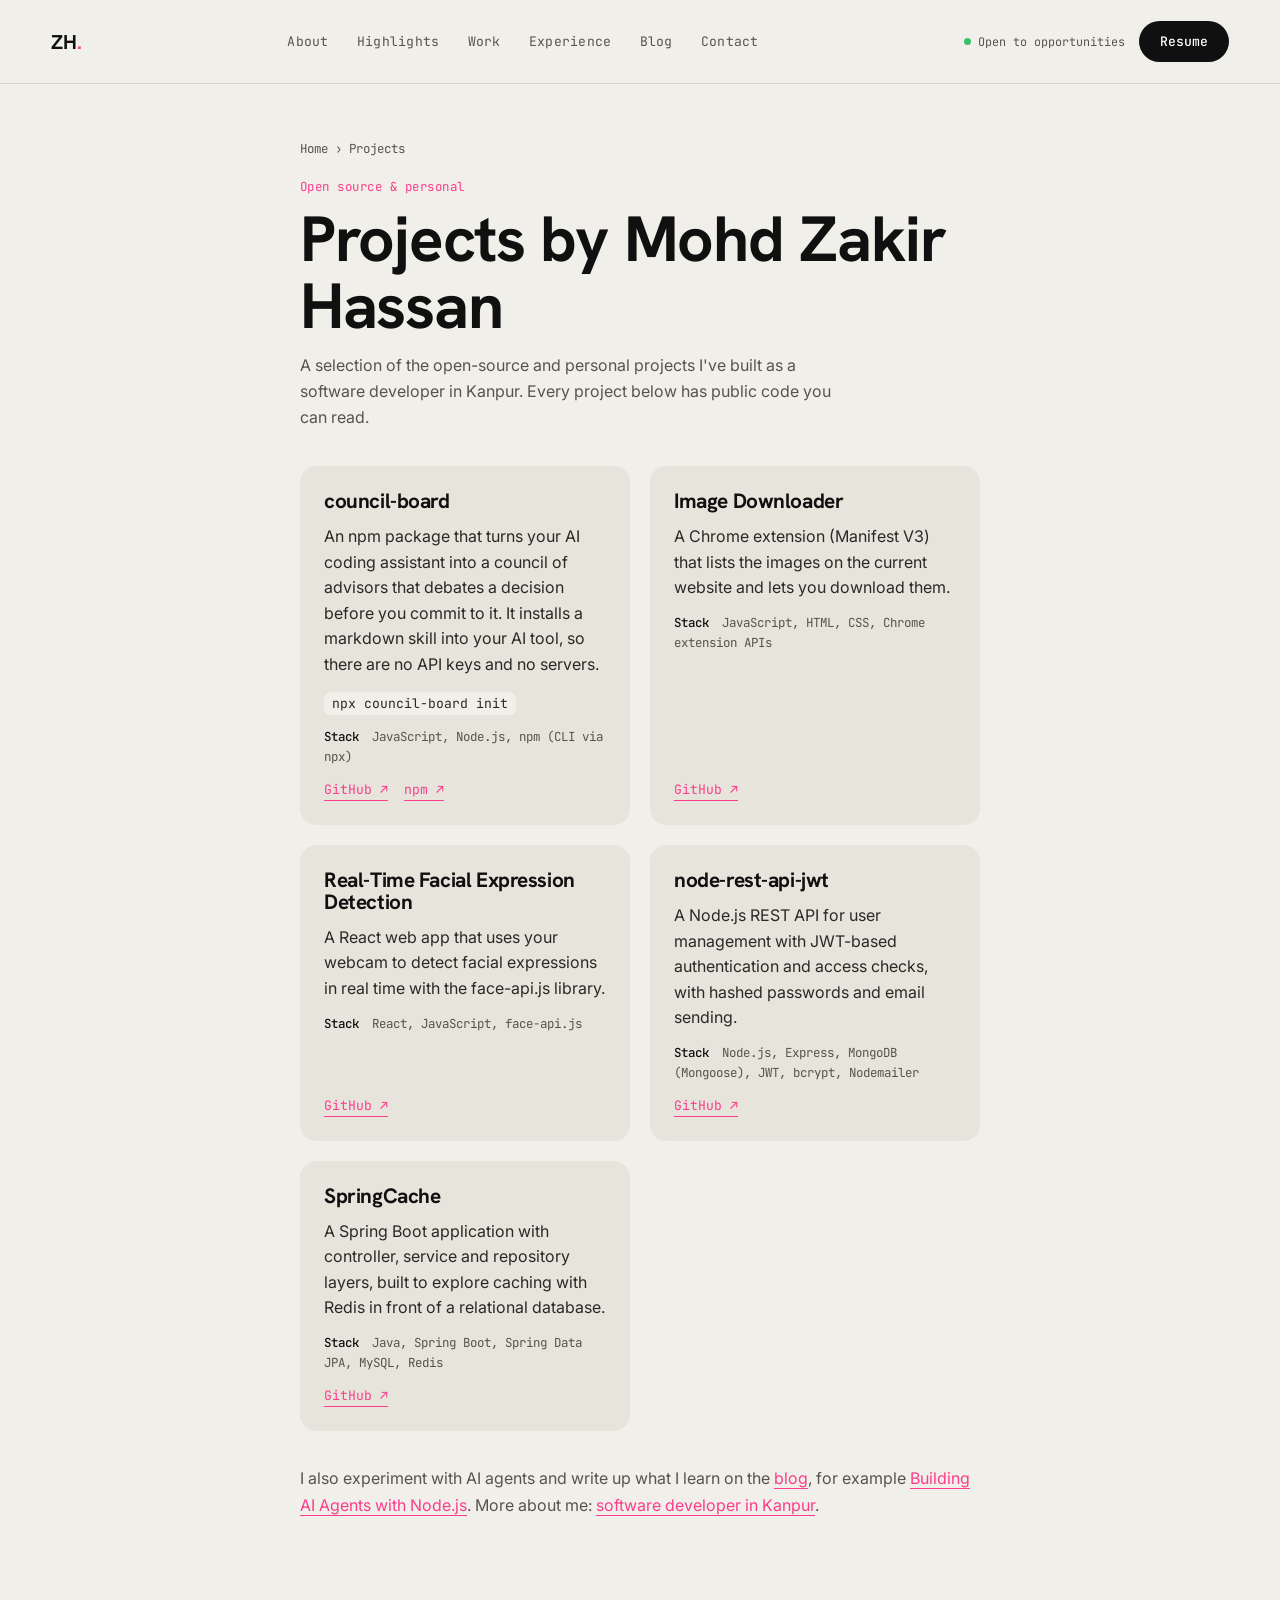
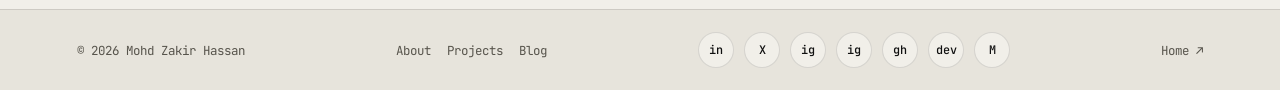
<file: projects/index.html>
<!DOCTYPE html>
<html lang="en">
<head>
<meta charset="UTF-8">
<meta name="viewport" content="width=device-width, initial-scale=1.0">
<title>Projects by Mohd Zakir Hassan</title>
<meta name="description" content="Open-source and personal projects by Mohd Zakir Hassan, a software developer and Tech Lead in Kanpur: an npm package, a Chrome extension, a React app and Node.js APIs.">
<meta name="google-site-verification" content="W5Dvj5WR71hCFtP2NwO2VX_Twq4315577aLUdTAYdC4" />
<link rel="canonical" href="https://zakirhassan.github.io/projects/">
<meta property="og:type" content="website">
<meta property="og:title" content="Projects by Mohd Zakir Hassan">
<meta property="og:description" content="Open-source and personal projects by Mohd Zakir Hassan, a software developer and Tech Lead in Kanpur: an npm package, a Chrome extension, a React app and Node.js APIs.">
<meta property="og:url" content="https://zakirhassan.github.io/projects/">
<meta property="og:image" content="https://zakirhassan.github.io/assets/img/photos/mohd-zakir-hassan-software-developer-og-1200x630.jpg">
<meta property="og:image:alt" content="Mohd Zakir Hassan, software developer and tech lead in Kanpur, working on a laptop">
<meta name="twitter:card" content="summary_large_image">
<meta name="twitter:title" content="Projects by Mohd Zakir Hassan">
<meta name="twitter:description" content="Open-source and personal projects by Mohd Zakir Hassan, a software developer and Tech Lead in Kanpur: an npm package, a Chrome extension, a React app and Node.js APIs.">
<meta name="twitter:image" content="https://zakirhassan.github.io/assets/img/photos/mohd-zakir-hassan-software-developer-og-1200x630.jpg">
<meta name="twitter:image:alt" content="Mohd Zakir Hassan, software developer and tech lead in Kanpur, working on a laptop">
<script type="application/ld+json">
{
  "@context": "https://schema.org",
  "@type": "CollectionPage",
  "name": "Projects by Mohd Zakir Hassan",
  "url": "https://zakirhassan.github.io/projects/",
  "author": {
    "@type": "Person",
    "name": "Mohd Zakir Hassan",
    "url": "https://zakirhassan.github.io/"
  },
  "mainEntity": {
    "@type": "ItemList",
    "itemListElement": [
      {
        "@type": "ListItem",
        "position": 1,
        "item": {
          "@type": "SoftwareSourceCode",
          "name": "council-board",
          "description": "An npm package that turns your AI coding assistant into a council of advisors that debates a decision before you commit to it. It installs a markdown skill into your AI tool, so there are no API keys and no servers.",
          "codeRepository": "https://github.com/Zakirhassan/council-board",
          "author": {
            "@type": "Person",
            "name": "Mohd Zakir Hassan",
            "url": "https://zakirhassan.github.io/"
          }
        }
      },
      {
        "@type": "ListItem",
        "position": 2,
        "item": {
          "@type": "SoftwareSourceCode",
          "name": "Image Downloader",
          "description": "A Chrome extension (Manifest V3) that lists the images on the current website and lets you download them.",
          "codeRepository": "https://github.com/Zakirhassan/image-downloader-extension",
          "author": {
            "@type": "Person",
            "name": "Mohd Zakir Hassan",
            "url": "https://zakirhassan.github.io/"
          }
        }
      },
      {
        "@type": "ListItem",
        "position": 3,
        "item": {
          "@type": "SoftwareSourceCode",
          "name": "Real-Time Facial Expression Detection",
          "description": "A React web app that uses your webcam to detect facial expressions in real time with the face-api.js library.",
          "codeRepository": "https://github.com/Zakirhassan/facial-expression-detection",
          "author": {
            "@type": "Person",
            "name": "Mohd Zakir Hassan",
            "url": "https://zakirhassan.github.io/"
          }
        }
      },
      {
        "@type": "ListItem",
        "position": 4,
        "item": {
          "@type": "SoftwareSourceCode",
          "name": "node-rest-api-jwt",
          "description": "A Node.js REST API for user management with JWT-based authentication and access checks, with hashed passwords and email sending.",
          "codeRepository": "https://github.com/Zakirhassan/node-rest-api-jwt",
          "author": {
            "@type": "Person",
            "name": "Mohd Zakir Hassan",
            "url": "https://zakirhassan.github.io/"
          }
        }
      },
      {
        "@type": "ListItem",
        "position": 5,
        "item": {
          "@type": "SoftwareSourceCode",
          "name": "SpringCache",
          "description": "A Spring Boot application with controller, service and repository layers, built to explore caching with Redis in front of a relational database.",
          "codeRepository": "https://github.com/Zakirhassan/SpringCache",
          "author": {
            "@type": "Person",
            "name": "Mohd Zakir Hassan",
            "url": "https://zakirhassan.github.io/"
          }
        }
      }
    ]
  }
}
</script>
<script type="application/ld+json">
{
  "@context": "https://schema.org",
  "@type": "BreadcrumbList",
  "itemListElement": [
    {
      "@type": "ListItem",
      "position": 1,
      "name": "Home",
      "item": "https://zakirhassan.github.io/"
    },
    {
      "@type": "ListItem",
      "position": 2,
      "name": "Projects",
      "item": "https://zakirhassan.github.io/projects/"
    }
  ]
}
</script>
<link rel="icon" href="data:,">
<link rel="preconnect" href="https://fonts.googleapis.com">
<link rel="preconnect" href="https://fonts.gstatic.com" crossorigin>
<link href="https://fonts.googleapis.com/css2?family=Hanken+Grotesk:wght@400;500;600;700;800&family=JetBrains+Mono:wght@400;500&family=Inter:wght@400;500;600&display=swap" rel="stylesheet">
<link rel="stylesheet" href="/css/styles.css?v=10">
</head>
<body>
<header class="nav is-scrolled" id="nav">
  <a href="/" class="nav__logo">ZH<span class="dot">.</span></a>
  <nav class="nav__links" id="navLinks">
    <a href="/#about">About</a>
    <a href="/#highlights">Highlights</a>
    <a href="/#work">Work</a>
    <a href="/#experience">Experience</a>
    <a href="/blog/">Blog</a>
    <a href="/#contact">Contact</a>
  </nav>
  <div class="nav__right">
    <span class="badge"><span class="badge__dot"></span>Open to opportunities</span>
    <a class="btn btn--pill" href="/assets/Zakir-Hassan-Resume.pdf" target="_blank" rel="noopener">Resume</a>
  </div>
  <button class="nav__burger" id="navBurger" aria-label="Toggle menu"><span></span><span></span><span></span></button>
</header>

<main class="blog-main">
  <nav class="breadcrumb" aria-label="Breadcrumb"><a href="/">Home</a> &rsaquo; <span>Projects</span></nav>
  <span class="section-kicker">Open source &amp; personal</span>
  <h1 class="blog-title">Projects by Mohd Zakir Hassan</h1>
  <p class="blog-lede">A selection of the open-source and personal projects I've built as a software developer in Kanpur. Every project below has public code you can read.</p>
  <div class="project-grid">
    <article class="project-card">
      <h2>council-board</h2>
      <p>An npm package that turns your AI coding assistant into a council of advisors that debates a decision before you commit to it. It installs a markdown skill into your AI tool, so there are no API keys and no servers.</p>
      <p><code>npx council-board init</code></p>
      <p class="project-card__stack"><span>Stack</span> JavaScript, Node.js, npm (CLI via npx)</p>
      <p class="project-card__links"><a href="https://github.com/Zakirhassan/council-board" target="_blank" rel="noopener">GitHub &#8599;</a> <a href="https://www.npmjs.com/package/council-board" target="_blank" rel="noopener">npm &#8599;</a></p>
    </article>
    <article class="project-card">
      <h2>Image Downloader</h2>
      <p>A Chrome extension (Manifest V3) that lists the images on the current website and lets you download them.</p>
      
      <p class="project-card__stack"><span>Stack</span> JavaScript, HTML, CSS, Chrome extension APIs</p>
      <p class="project-card__links"><a href="https://github.com/Zakirhassan/image-downloader-extension" target="_blank" rel="noopener">GitHub &#8599;</a></p>
    </article>
    <article class="project-card">
      <h2>Real-Time Facial Expression Detection</h2>
      <p>A React web app that uses your webcam to detect facial expressions in real time with the face-api.js library.</p>
      
      <p class="project-card__stack"><span>Stack</span> React, JavaScript, face-api.js</p>
      <p class="project-card__links"><a href="https://github.com/Zakirhassan/facial-expression-detection" target="_blank" rel="noopener">GitHub &#8599;</a></p>
    </article>
    <article class="project-card">
      <h2>node-rest-api-jwt</h2>
      <p>A Node.js REST API for user management with JWT-based authentication and access checks, with hashed passwords and email sending.</p>
      
      <p class="project-card__stack"><span>Stack</span> Node.js, Express, MongoDB (Mongoose), JWT, bcrypt, Nodemailer</p>
      <p class="project-card__links"><a href="https://github.com/Zakirhassan/node-rest-api-jwt" target="_blank" rel="noopener">GitHub &#8599;</a></p>
    </article>
    <article class="project-card">
      <h2>SpringCache</h2>
      <p>A Spring Boot application with controller, service and repository layers, built to explore caching with Redis in front of a relational database.</p>
      
      <p class="project-card__stack"><span>Stack</span> Java, Spring Boot, Spring Data JPA, MySQL, Redis</p>
      <p class="project-card__links"><a href="https://github.com/Zakirhassan/SpringCache" target="_blank" rel="noopener">GitHub &#8599;</a></p>
    </article>
  </div>
  <p class="projects__more">I also experiment with AI agents and write up what I learn on the <a href="/blog/">blog</a>, for example <a href="/blog/building-ai-agents-with-nodejs/">Building AI Agents with Node.js</a>. More about me: <a href="/software-developer-kanpur/">software developer in Kanpur</a>.</p>
</main>
<footer class="footer footer--blog">
  <span>&copy; 2026 Mohd Zakir Hassan</span>
  <nav class="footer__nav" aria-label="Footer"><a href="/software-developer-kanpur/">About</a><a href="/projects/">Projects</a><a href="/blog/">Blog</a></nav>
  <div class="social-icons">
  <a href="https://www.linkedin.com/in/mohdzakirhassan" target="_blank" rel="noopener" aria-label="LinkedIn">in</a>
  <a href="https://x.com/BuildWithZakiir" target="_blank" rel="noopener" aria-label="X (Twitter)">X</a>
  <a href="https://www.instagram.com/buildwithzakiir" target="_blank" rel="noopener" aria-label="Instagram — Build With Zakir">ig</a>
  <a href="https://www.instagram.com/mohd_zakir_hassan" target="_blank" rel="noopener" aria-label="Instagram — personal">ig</a>
  <a href="https://github.com/Zakirhassan" target="_blank" rel="noopener" aria-label="GitHub">gh</a>
  <a href="https://dev.to/mohdzakirhassan" target="_blank" rel="noopener" aria-label="DEV Community">dev</a>
  <a href="https://medium.com/@mohdzakirhassan" target="_blank" rel="noopener" aria-label="Medium">M</a>
</div>
  <a href="/" class="footer__top">Home &#8599;</a>
</footer>
<script>
  (function(){var b=document.getElementById('navBurger'),l=document.getElementById('navLinks');
  if(b&&l)b.addEventListener('click',function(){l.classList.toggle('is-open');});})();
</script>
</body>
</html>
</file>
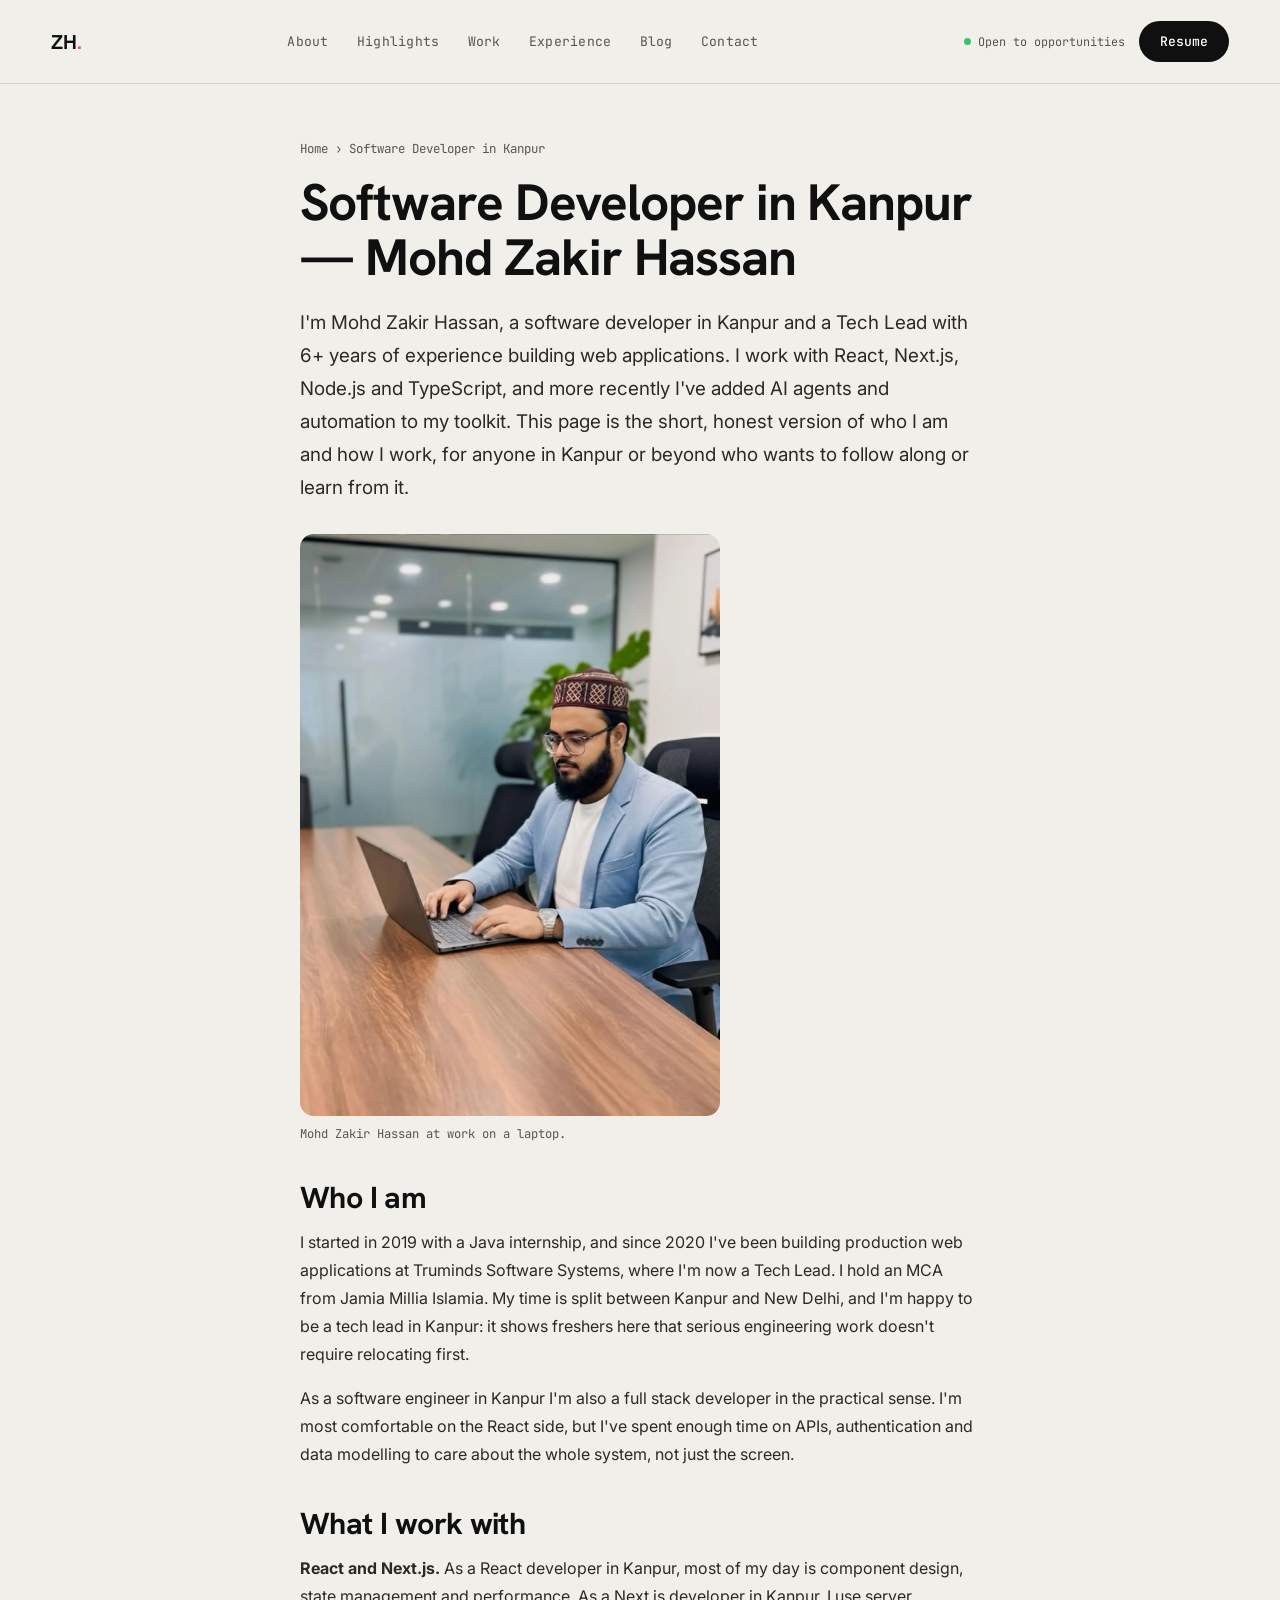
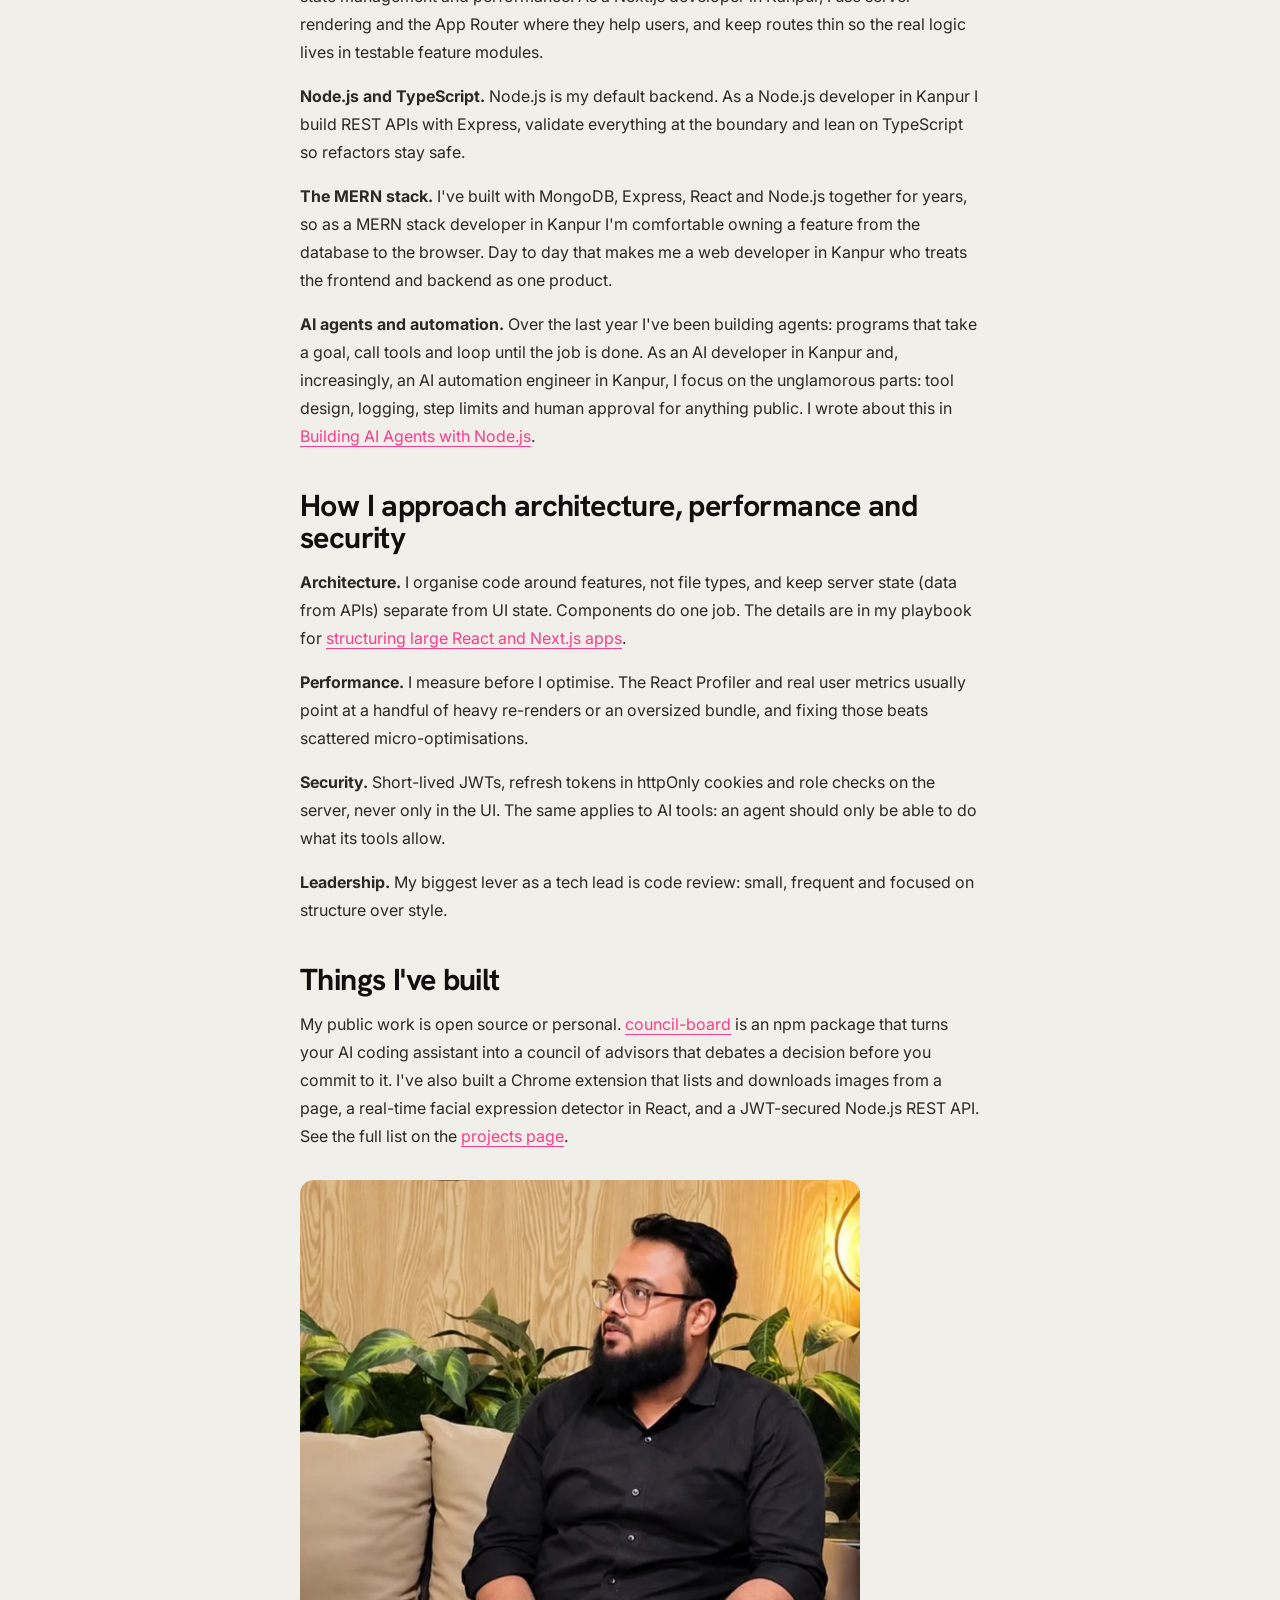
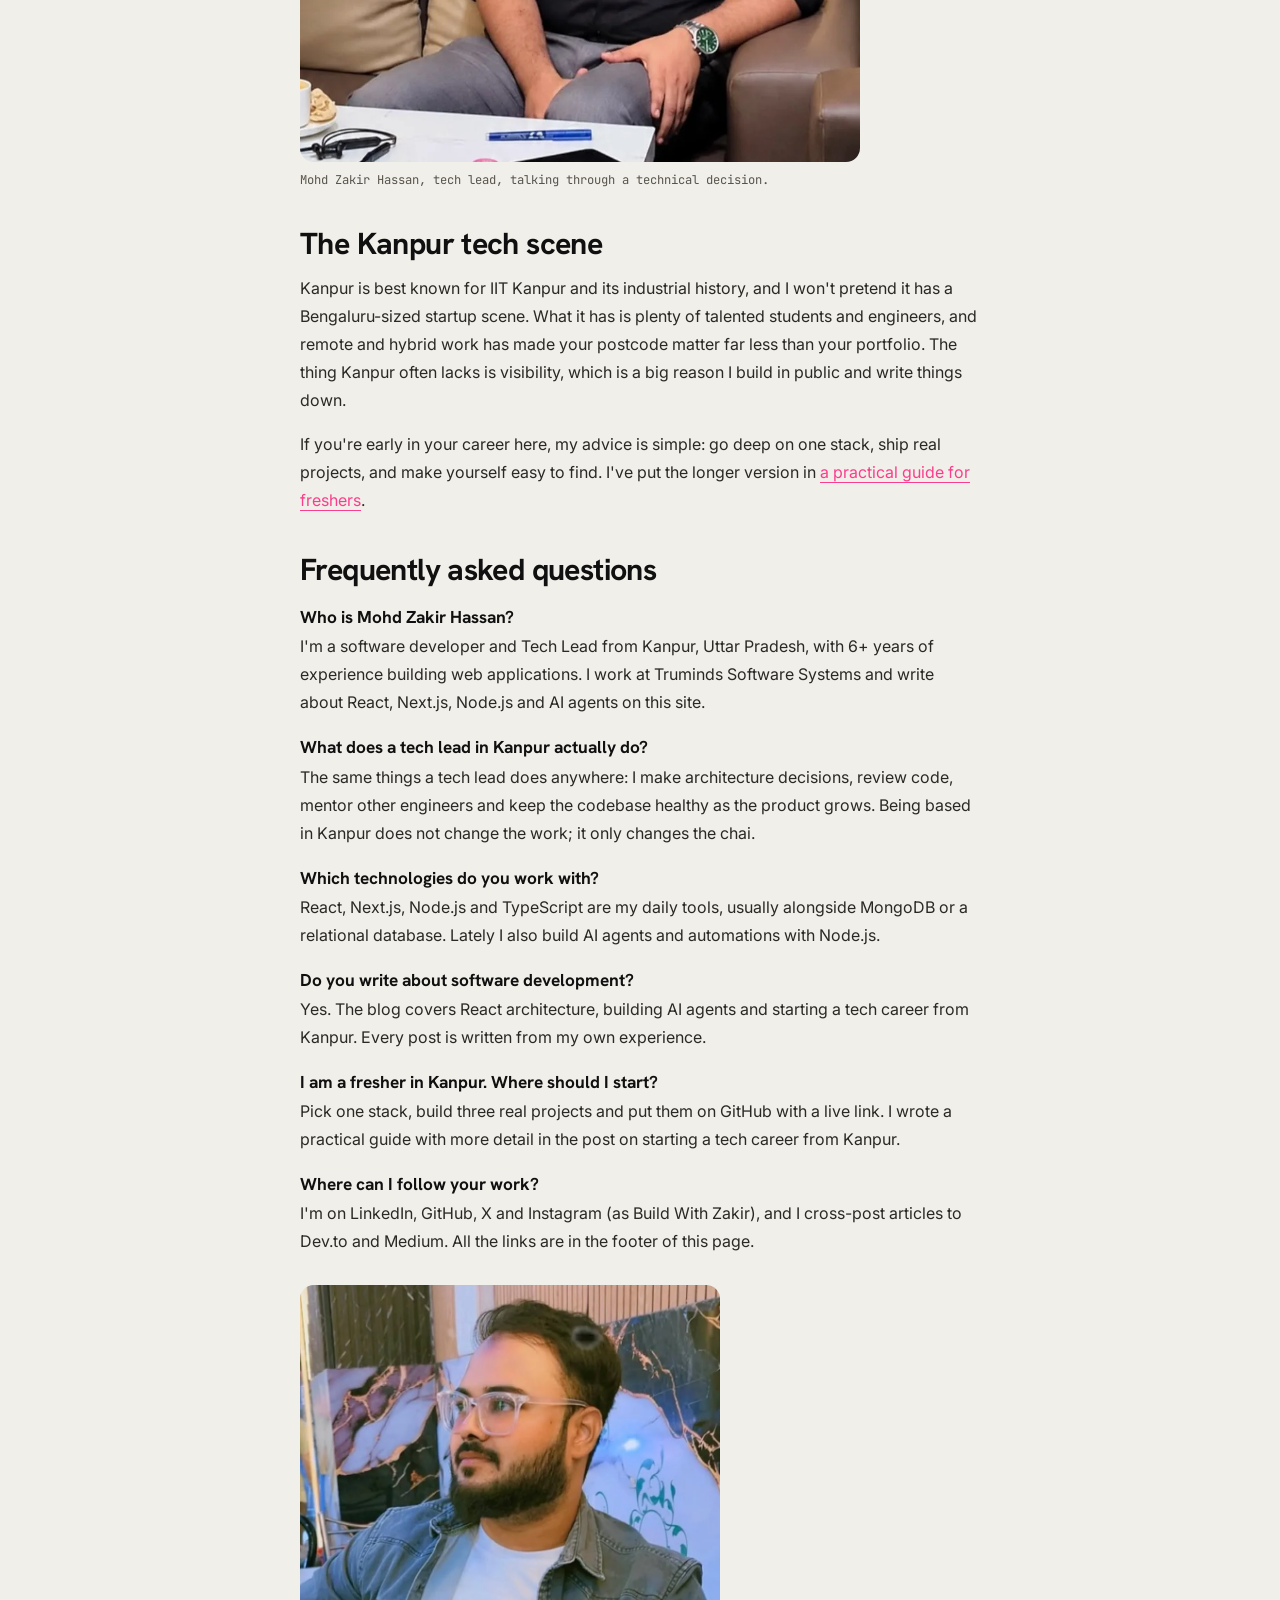
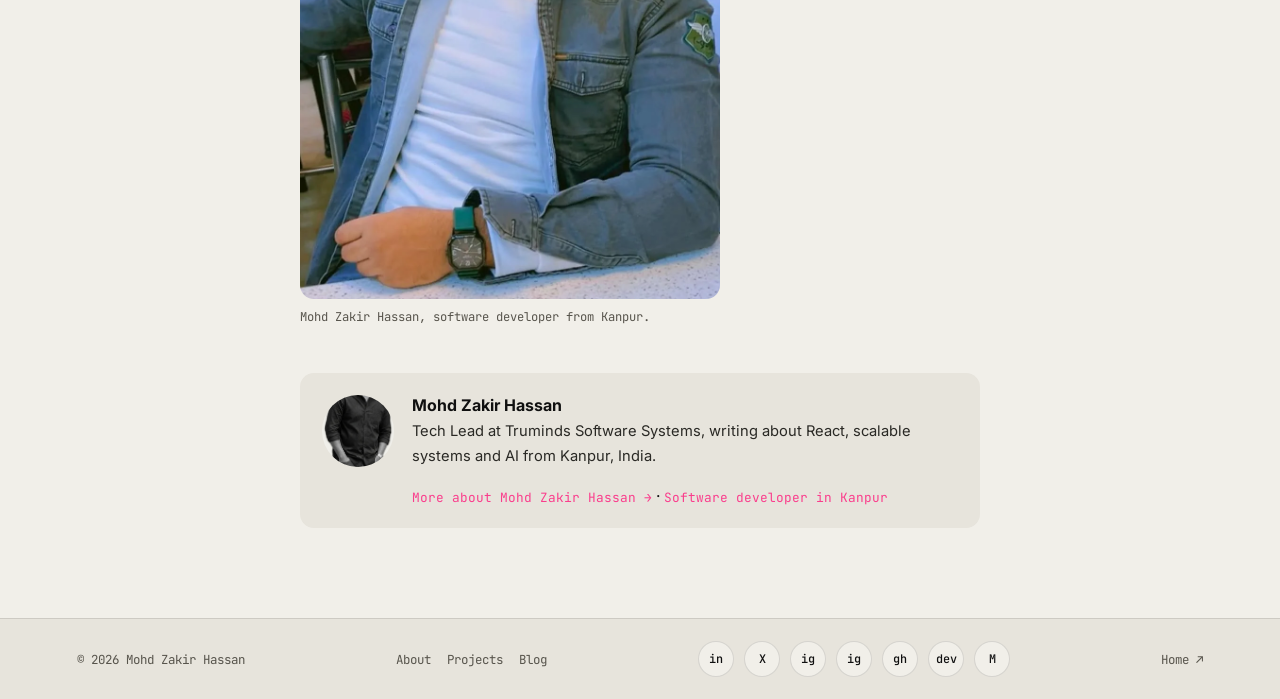
<file: software-developer-kanpur/index.html>
<!DOCTYPE html>
<html lang="en">
<head>
<meta charset="UTF-8">
<meta name="viewport" content="width=device-width, initial-scale=1.0">
<title>Mohd Zakir Hassan | Software Developer in Kanpur (React, Node.js, AI)</title>
<meta name="description" content="Mohd Zakir Hassan is a software developer and Tech Lead in Kanpur with 6+ years of experience in React, Next.js, Node.js, TypeScript and AI agents.">
<meta name="google-site-verification" content="W5Dvj5WR71hCFtP2NwO2VX_Twq4315577aLUdTAYdC4" />
<link rel="canonical" href="https://zakirhassan.github.io/software-developer-kanpur/">
<meta property="og:type" content="profile">
<meta property="og:title" content="Mohd Zakir Hassan | Software Developer in Kanpur (React, Node.js, AI)">
<meta property="og:description" content="Mohd Zakir Hassan is a software developer and Tech Lead in Kanpur with 6+ years of experience in React, Next.js, Node.js, TypeScript and AI agents.">
<meta property="og:url" content="https://zakirhassan.github.io/software-developer-kanpur/">
<meta property="og:image" content="https://zakirhassan.github.io/assets/img/photos/mohd-zakir-hassan-software-developer-og-1200x630.jpg">
<meta property="og:image:alt" content="Mohd Zakir Hassan, software developer and tech lead in Kanpur, working on a laptop">
<meta name="twitter:card" content="summary_large_image">
<meta name="twitter:title" content="Mohd Zakir Hassan | Software Developer in Kanpur (React, Node.js, AI)">
<meta name="twitter:description" content="Mohd Zakir Hassan is a software developer and Tech Lead in Kanpur with 6+ years of experience in React, Next.js, Node.js, TypeScript and AI agents.">
<meta name="twitter:image" content="https://zakirhassan.github.io/assets/img/photos/mohd-zakir-hassan-software-developer-og-1200x630.jpg">
<meta name="twitter:image:alt" content="Mohd Zakir Hassan, software developer and tech lead in Kanpur, working on a laptop">
<script type="application/ld+json">
{
  "@context": "https://schema.org",
  "@type": "ProfilePage",
  "url": "https://zakirhassan.github.io/software-developer-kanpur/",
  "name": "Mohd Zakir Hassan | Software Developer in Kanpur (React, Node.js, AI)",
  "dateModified": "2026-11-28",
  "mainEntity": {
    "@type": "Person",
    "@id": "https://zakirhassan.github.io/#person",
    "name": "Mohd Zakir Hassan",
    "alternateName": [
      "Zakir Hassan",
      "Mohd Zakir Hassan"
    ],
    "url": "https://zakirhassan.github.io/",
    "jobTitle": "Tech Lead",
    "worksFor": {
      "@type": "Organization",
      "name": "Truminds Software Systems"
    },
    "homeLocation": {
      "@type": "Place",
      "name": "Kanpur, Uttar Pradesh, India"
    },
    "knowsAbout": [
      "React",
      "Next.js",
      "Node.js",
      "TypeScript",
      "AI agents",
      "scalable systems"
    ],
    "image": [
      "https://zakirhassan.github.io/assets/img/photos/mohd-zakir-hassan-software-developer-og-1200x630.jpg",
      "https://zakirhassan.github.io/assets/img/photos/mohd-zakir-hassan-software-developer-kanpur.jpg",
      "https://zakirhassan.github.io/assets/img/photos/mohd-zakir-hassan-tech-lead.jpg",
      "https://zakirhassan.github.io/assets/img/photos/mohd-zakir-hassan-kanpur.jpg"
    ],
    "sameAs": [
      "https://www.linkedin.com/in/mohdzakirhassan",
      "https://x.com/BuildWithZakiir",
      "https://www.instagram.com/buildwithzakiir",
      "https://www.instagram.com/mohd_zakir_hassan",
      "https://github.com/Zakirhassan",
      "https://dev.to/mohdzakirhassan",
      "https://medium.com/@mohdzakirhassan"
    ]
  }
}
</script>
<script type="application/ld+json">
{
  "@context": "https://schema.org",
  "@type": "FAQPage",
  "mainEntity": [
    {
      "@type": "Question",
      "name": "Who is Mohd Zakir Hassan?",
      "acceptedAnswer": {
        "@type": "Answer",
        "text": "I'm a software developer and Tech Lead from Kanpur, Uttar Pradesh, with 6+ years of experience building web applications. I work at Truminds Software Systems and write about React, Next.js, Node.js and AI agents on this site."
      }
    },
    {
      "@type": "Question",
      "name": "What does a tech lead in Kanpur actually do?",
      "acceptedAnswer": {
        "@type": "Answer",
        "text": "The same things a tech lead does anywhere: I make architecture decisions, review code, mentor other engineers and keep the codebase healthy as the product grows. Being based in Kanpur does not change the work; it only changes the chai."
      }
    },
    {
      "@type": "Question",
      "name": "Which technologies do you work with?",
      "acceptedAnswer": {
        "@type": "Answer",
        "text": "React, Next.js, Node.js and TypeScript are my daily tools, usually alongside MongoDB or a relational database. Lately I also build AI agents and automations with Node.js."
      }
    },
    {
      "@type": "Question",
      "name": "Do you write about software development?",
      "acceptedAnswer": {
        "@type": "Answer",
        "text": "Yes. The blog covers React architecture, building AI agents and starting a tech career from Kanpur. Every post is written from my own experience."
      }
    },
    {
      "@type": "Question",
      "name": "I am a fresher in Kanpur. Where should I start?",
      "acceptedAnswer": {
        "@type": "Answer",
        "text": "Pick one stack, build three real projects and put them on GitHub with a live link. I wrote a practical guide with more detail in the post on starting a tech career from Kanpur."
      }
    },
    {
      "@type": "Question",
      "name": "Where can I follow your work?",
      "acceptedAnswer": {
        "@type": "Answer",
        "text": "I'm on LinkedIn, GitHub, X and Instagram (as Build With Zakir), and I cross-post articles to Dev.to and Medium. All the links are in the footer of this page."
      }
    }
  ]
}
</script>
<script type="application/ld+json">
{
  "@context": "https://schema.org",
  "@type": "BreadcrumbList",
  "itemListElement": [
    {
      "@type": "ListItem",
      "position": 1,
      "name": "Home",
      "item": "https://zakirhassan.github.io/"
    },
    {
      "@type": "ListItem",
      "position": 2,
      "name": "Software Developer in Kanpur",
      "item": "https://zakirhassan.github.io/software-developer-kanpur/"
    }
  ]
}
</script>
<link rel="icon" href="data:,">
<link rel="preconnect" href="https://fonts.googleapis.com">
<link rel="preconnect" href="https://fonts.gstatic.com" crossorigin>
<link href="https://fonts.googleapis.com/css2?family=Hanken+Grotesk:wght@400;500;600;700;800&family=JetBrains+Mono:wght@400;500&family=Inter:wght@400;500;600&display=swap" rel="stylesheet">
<link rel="stylesheet" href="/css/styles.css?v=10">
</head>
<body>
<header class="nav is-scrolled" id="nav">
  <a href="/" class="nav__logo">ZH<span class="dot">.</span></a>
  <nav class="nav__links" id="navLinks">
    <a href="/#about">About</a>
    <a href="/#highlights">Highlights</a>
    <a href="/#work">Work</a>
    <a href="/#experience">Experience</a>
    <a href="/blog/">Blog</a>
    <a href="/#contact">Contact</a>
  </nav>
  <div class="nav__right">
    <span class="badge"><span class="badge__dot"></span>Open to opportunities</span>
    <a class="btn btn--pill" href="/assets/Zakir-Hassan-Resume.pdf" target="_blank" rel="noopener">Resume</a>
  </div>
  <button class="nav__burger" id="navBurger" aria-label="Toggle menu"><span></span><span></span><span></span></button>
</header>

<main class="blog-main landing">
  <nav class="breadcrumb" aria-label="Breadcrumb"><a href="/">Home</a> &rsaquo; <span>Software Developer in Kanpur</span></nav>
  <h1 class="landing__title">Software Developer in Kanpur &mdash; Mohd Zakir Hassan</h1>
  <p class="landing__lead">I'm Mohd Zakir Hassan, a software developer in Kanpur and a Tech Lead with 6+ years of experience building web applications. I work with React, Next.js, Node.js and TypeScript, and more recently I've added AI agents and automation to my toolkit. This page is the short, honest version of who I am and how I work, for anyone in Kanpur or beyond who wants to follow along or learn from it.</p>

  <figure class="landing__photo">
    <picture><source srcset="/assets/img/photos/mohd-zakir-hassan-software-developer-kanpur.webp" type="image/webp"><img src="/assets/img/photos/mohd-zakir-hassan-software-developer-kanpur.jpg" alt="Mohd Zakir Hassan, software developer and tech lead in Kanpur, working on a laptop" width="1154" height="1600"></picture>
    <figcaption>Mohd Zakir Hassan at work on a laptop.</figcaption>
  </figure>

  <h2>Who I am</h2>
  <p>I started in 2019 with a Java internship, and since 2020 I've been building production web applications at Truminds Software Systems, where I'm now a Tech Lead. I hold an MCA from Jamia Millia Islamia. My time is split between Kanpur and New Delhi, and I'm happy to be a tech lead in Kanpur: it shows freshers here that serious engineering work doesn't require relocating first.</p>
  <p>As a software engineer in Kanpur I'm also a full stack developer in the practical sense. I'm most comfortable on the React side, but I've spent enough time on APIs, authentication and data modelling to care about the whole system, not just the screen.</p>

  <h2>What I work with</h2>
  <p><strong>React and Next.js.</strong> As a React developer in Kanpur, most of my day is component design, state management and performance. As a Next.js developer in Kanpur, I use server rendering and the App Router where they help users, and keep routes thin so the real logic lives in testable feature modules.</p>
  <p><strong>Node.js and TypeScript.</strong> Node.js is my default backend. As a Node.js developer in Kanpur I build REST APIs with Express, validate everything at the boundary and lean on TypeScript so refactors stay safe.</p>
  <p><strong>The MERN stack.</strong> I've built with MongoDB, Express, React and Node.js together for years, so as a MERN stack developer in Kanpur I'm comfortable owning a feature from the database to the browser. Day to day that makes me a web developer in Kanpur who treats the frontend and backend as one product.</p>
  <p><strong>AI agents and automation.</strong> Over the last year I've been building agents: programs that take a goal, call tools and loop until the job is done. As an AI developer in Kanpur and, increasingly, an AI automation engineer in Kanpur, I focus on the unglamorous parts: tool design, logging, step limits and human approval for anything public. I wrote about this in <a href="/blog/building-ai-agents-with-nodejs/">Building AI Agents with Node.js</a>.</p>

  <h2>How I approach architecture, performance and security</h2>
  <p><strong>Architecture.</strong> I organise code around features, not file types, and keep server state (data from APIs) separate from UI state. Components do one job. The details are in my playbook for <a href="/blog/how-i-structure-large-react-nextjs-apps/">structuring large React and Next.js apps</a>.</p>
  <p><strong>Performance.</strong> I measure before I optimise. The React Profiler and real user metrics usually point at a handful of heavy re-renders or an oversized bundle, and fixing those beats scattered micro-optimisations.</p>
  <p><strong>Security.</strong> Short-lived JWTs, refresh tokens in httpOnly cookies and role checks on the server, never only in the UI. The same applies to AI tools: an agent should only be able to do what its tools allow.</p>
  <p><strong>Leadership.</strong> My biggest lever as a tech lead is code review: small, frequent and focused on structure over style.</p>

  <h2>Things I've built</h2>
  <p>My public work is open source or personal. <a href="https://www.npmjs.com/package/council-board" target="_blank" rel="noopener">council-board</a> is an npm package that turns your AI coding assistant into a council of advisors that debates a decision before you commit to it. I've also built a Chrome extension that lists and downloads images from a page, a real-time facial expression detector in React, and a JWT-secured Node.js REST API. See the full list on the <a href="/projects/">projects page</a>.</p>

  <figure class="landing__photo landing__photo--wide">
    <picture><source srcset="/assets/img/photos/mohd-zakir-hassan-tech-lead.webp" type="image/webp"><img src="/assets/img/photos/mohd-zakir-hassan-tech-lead.jpg" alt="Mohd Zakir Hassan, tech lead from Kanpur, in conversation on a sofa" width="860" height="895" loading="lazy"></picture>
    <figcaption>Mohd Zakir Hassan, tech lead, talking through a technical decision.</figcaption>
  </figure>

  <h2>The Kanpur tech scene</h2>
  <p>Kanpur is best known for IIT Kanpur and its industrial history, and I won't pretend it has a Bengaluru-sized startup scene. What it has is plenty of talented students and engineers, and remote and hybrid work has made your postcode matter far less than your portfolio. The thing Kanpur often lacks is visibility, which is a big reason I build in public and write things down.</p>
  <p>If you're early in your career here, my advice is simple: go deep on one stack, ship real projects, and make yourself easy to find. I've put the longer version in <a href="/blog/kanpur-tech-careers/">a practical guide for freshers</a>.</p>

  <h2>Frequently asked questions</h2>
  <h3>Who is Mohd Zakir Hassan?</h3>
  <p>I'm a software developer and Tech Lead from Kanpur, Uttar Pradesh, with 6+ years of experience building web applications. I work at Truminds Software Systems and write about React, Next.js, Node.js and AI agents on this site.</p>
  <h3>What does a tech lead in Kanpur actually do?</h3>
  <p>The same things a tech lead does anywhere: I make architecture decisions, review code, mentor other engineers and keep the codebase healthy as the product grows. Being based in Kanpur does not change the work; it only changes the chai.</p>
  <h3>Which technologies do you work with?</h3>
  <p>React, Next.js, Node.js and TypeScript are my daily tools, usually alongside MongoDB or a relational database. Lately I also build AI agents and automations with Node.js.</p>
  <h3>Do you write about software development?</h3>
  <p>Yes. The blog covers React architecture, building AI agents and starting a tech career from Kanpur. Every post is written from my own experience.</p>
  <h3>I am a fresher in Kanpur. Where should I start?</h3>
  <p>Pick one stack, build three real projects and put them on GitHub with a live link. I wrote a practical guide with more detail in the post on starting a tech career from Kanpur.</p>
  <h3>Where can I follow your work?</h3>
  <p>I'm on LinkedIn, GitHub, X and Instagram (as Build With Zakir), and I cross-post articles to Dev.to and Medium. All the links are in the footer of this page.</p>

  <figure class="landing__photo">
    <picture><source srcset="/assets/img/photos/mohd-zakir-hassan-kanpur.webp" type="image/webp"><img src="/assets/img/photos/mohd-zakir-hassan-kanpur.jpg" alt="Mohd Zakir Hassan, software developer from Kanpur, in a denim jacket and glasses" width="890" height="1300" loading="lazy"></picture>
    <figcaption>Mohd Zakir Hassan, software developer from Kanpur.</figcaption>
  </figure>

    <aside class="author-box">
      <img src="/assets/img/photos/mohd-zakir-hassan-portrait.jpg" alt="Mohd Zakir Hassan, software developer and tech lead from Kanpur" width="72" height="72" loading="lazy">
      <div>
        <strong>Mohd Zakir Hassan</strong>
        <p>Tech Lead at Truminds Software Systems, writing about React, scalable systems and AI from Kanpur, India.</p>
        <a href="/">More about Mohd Zakir Hassan &rarr;</a> &middot; <a href="/software-developer-kanpur/">Software developer in Kanpur</a>
      </div>
    </aside>
</main>
<footer class="footer footer--blog">
  <span>&copy; 2026 Mohd Zakir Hassan</span>
  <nav class="footer__nav" aria-label="Footer"><a href="/software-developer-kanpur/">About</a><a href="/projects/">Projects</a><a href="/blog/">Blog</a></nav>
  <div class="social-icons">
  <a href="https://www.linkedin.com/in/mohdzakirhassan" target="_blank" rel="noopener" aria-label="LinkedIn">in</a>
  <a href="https://x.com/BuildWithZakiir" target="_blank" rel="noopener" aria-label="X (Twitter)">X</a>
  <a href="https://www.instagram.com/buildwithzakiir" target="_blank" rel="noopener" aria-label="Instagram — Build With Zakir">ig</a>
  <a href="https://www.instagram.com/mohd_zakir_hassan" target="_blank" rel="noopener" aria-label="Instagram — personal">ig</a>
  <a href="https://github.com/Zakirhassan" target="_blank" rel="noopener" aria-label="GitHub">gh</a>
  <a href="https://dev.to/mohdzakirhassan" target="_blank" rel="noopener" aria-label="DEV Community">dev</a>
  <a href="https://medium.com/@mohdzakirhassan" target="_blank" rel="noopener" aria-label="Medium">M</a>
</div>
  <a href="/" class="footer__top">Home &#8599;</a>
</footer>
<script>
  (function(){var b=document.getElementById('navBurger'),l=document.getElementById('navLinks');
  if(b&&l)b.addEventListener('click',function(){l.classList.toggle('is-open');});})();
</script>
</body>
</html>
</file>
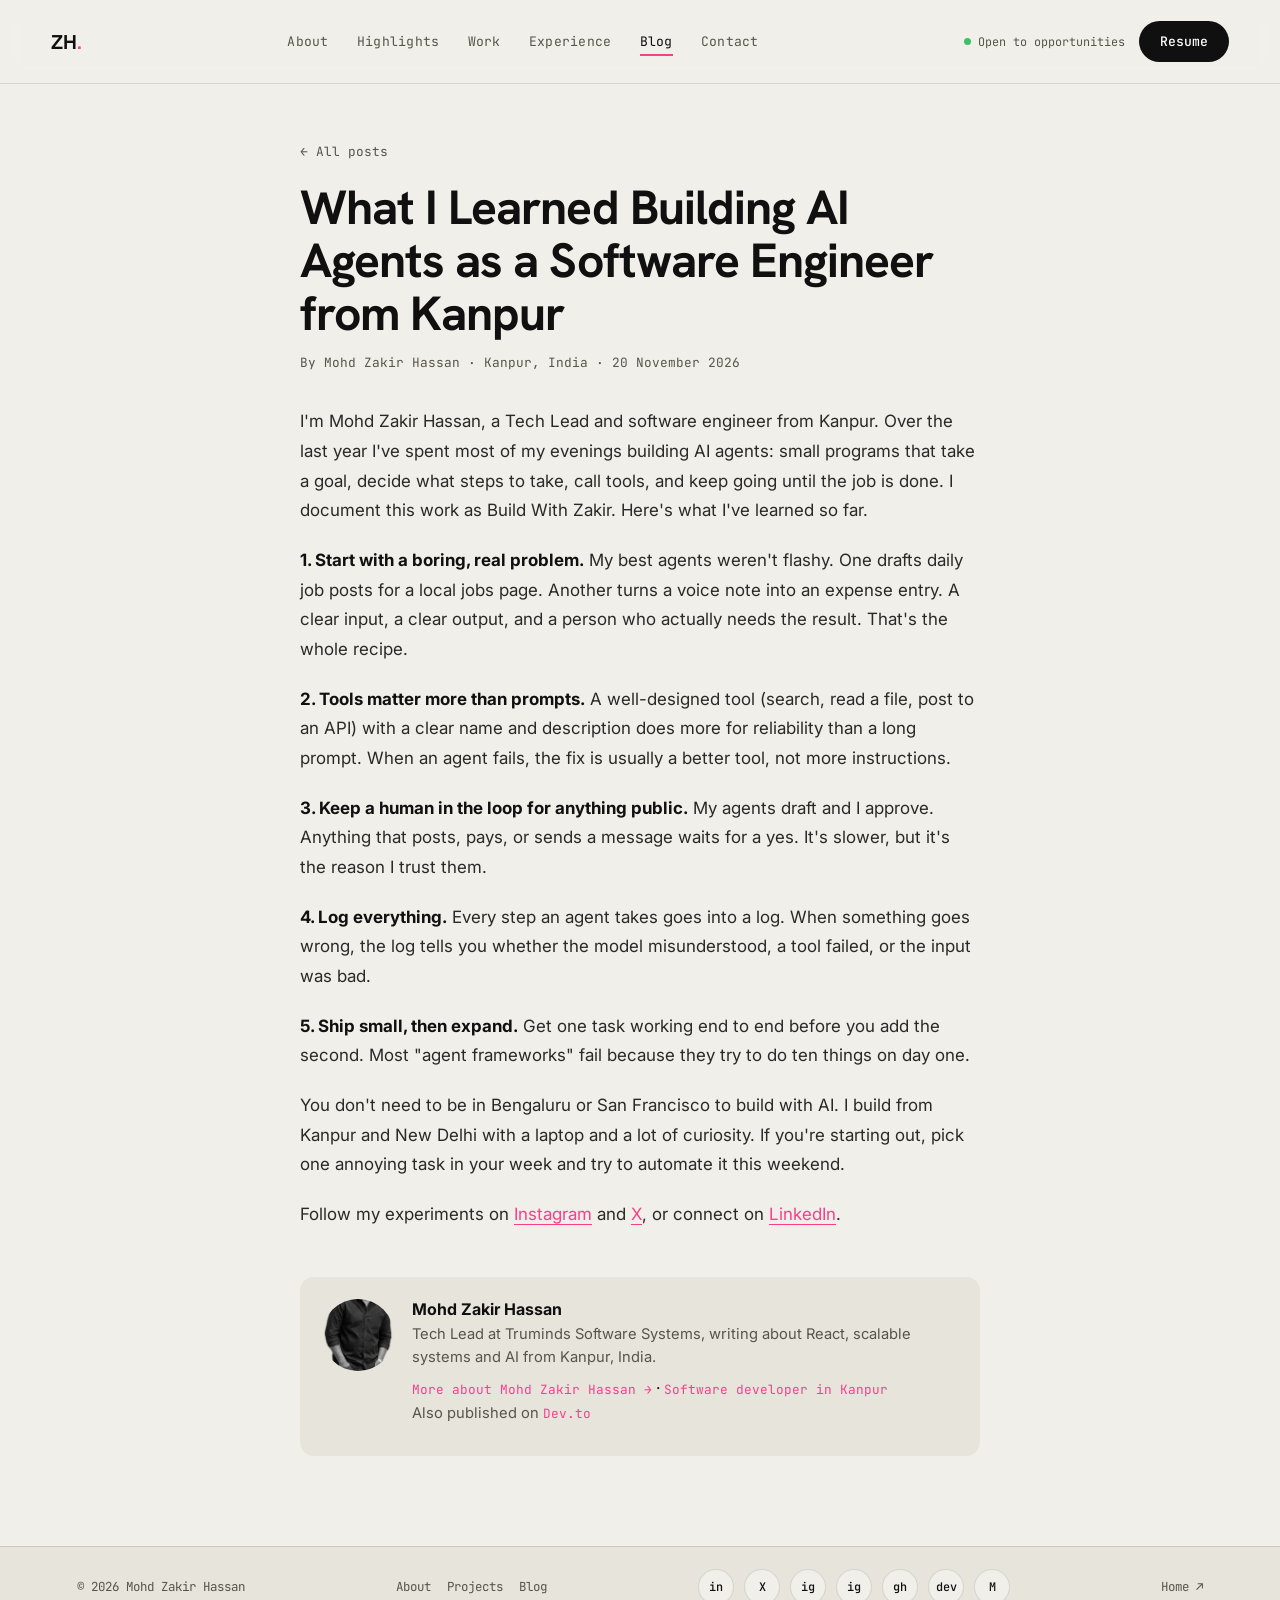
<file: blog/building-ai-agents-from-kanpur/index.html>
<!DOCTYPE html>
<html lang="en">
<head>
<meta charset="UTF-8">
<meta name="viewport" content="width=device-width, initial-scale=1.0">
<title>What I Learned Building AI Agents as a Software Engineer from Kanpur | Mohd Zakir Hassan</title>
<meta name="description" content="Mohd Zakir Hassan, a Tech Lead from Kanpur, shares practical lessons from building AI agents and automations: what works, what breaks, and how to start.">
<meta name="google-site-verification" content="W5Dvj5WR71hCFtP2NwO2VX_Twq4315577aLUdTAYdC4" />
<link rel="canonical" href="https://zakirhassan.github.io/blog/building-ai-agents-from-kanpur/">
<meta property="og:type" content="article">
<meta property="og:title" content="What I Learned Building AI Agents as a Software Engineer from Kanpur | Mohd Zakir Hassan">
<meta property="og:description" content="Mohd Zakir Hassan, a Tech Lead from Kanpur, shares practical lessons from building AI agents and automations: what works, what breaks, and how to start.">
<meta property="og:url" content="https://zakirhassan.github.io/blog/building-ai-agents-from-kanpur/">
<meta property="og:image" content="https://zakirhassan.github.io/assets/img/portrait.png">
<meta property="article:published_time" content="2026-11-20">
<meta property="article:author" content="Mohd Zakir Hassan">
<script type="application/ld+json">
{
  "@context": "https://schema.org",
  "@type": "BlogPosting",
  "headline": "What I Learned Building AI Agents as a Software Engineer from Kanpur",
  "description": "Mohd Zakir Hassan, a Tech Lead from Kanpur, shares practical lessons from building AI agents and automations: what works, what breaks, and how to start.",
  "datePublished": "2026-11-20",
  "dateModified": "2026-11-20",
  "mainEntityOfPage": "https://zakirhassan.github.io/blog/building-ai-agents-from-kanpur/",
  "image": "https://zakirhassan.github.io/assets/img/portrait.png",
  "author": {
    "@type": "Person",
    "name": "Mohd Zakir Hassan",
    "url": "https://zakirhassan.github.io/"
  },
  "publisher": {
    "@type": "Person",
    "name": "Mohd Zakir Hassan",
    "url": "https://zakirhassan.github.io/"
  }
}
</script>
<link rel="icon" href="data:,">
<link rel="preconnect" href="https://fonts.googleapis.com">
<link rel="preconnect" href="https://fonts.gstatic.com" crossorigin>
<link href="https://fonts.googleapis.com/css2?family=Hanken+Grotesk:wght@400;500;600;700;800&family=JetBrains+Mono:wght@400;500&family=Inter:wght@400;500;600&display=swap" rel="stylesheet">
<link rel="stylesheet" href="/css/styles.css?v=10">
</head>
<body>
<header class="nav is-scrolled" id="nav">
  <a href="/" class="nav__logo">ZH<span class="dot">.</span></a>
  <nav class="nav__links" id="navLinks">
    <a href="/#about">About</a>
    <a href="/#highlights">Highlights</a>
    <a href="/#work">Work</a>
    <a href="/#experience">Experience</a>
    <a href="/blog/" class="active">Blog</a>
    <a href="/#contact">Contact</a>
  </nav>
  <div class="nav__right">
    <span class="badge"><span class="badge__dot"></span>Open to opportunities</span>
    <a class="btn btn--pill" href="/assets/Zakir-Hassan-Resume.pdf" target="_blank" rel="noopener">Resume</a>
  </div>
  <button class="nav__burger" id="navBurger" aria-label="Toggle menu"><span></span><span></span><span></span></button>
</header>

<main class="blog-main">
  <article class="post">
    <a href="/blog/" class="post__back">&larr; All posts</a>
    <h1>What I Learned Building AI Agents as a Software Engineer from Kanpur</h1>
    <p class="post__byline">By Mohd Zakir Hassan &middot; Kanpur, India &middot; <time datetime="2026-11-20">20 November 2026</time></p>
    <div class="post__body">
      <p>I'm Mohd Zakir Hassan, a Tech Lead and software engineer from Kanpur. Over the last year I've spent most of my evenings building AI agents: small programs that take a goal, decide what steps to take, call tools, and keep going until the job is done. I document this work as Build With Zakir. Here's what I've learned so far.</p>
      <p><strong>1. Start with a boring, real problem.</strong> My best agents weren't flashy. One drafts daily job posts for a local jobs page. Another turns a voice note into an expense entry. A clear input, a clear output, and a person who actually needs the result. That's the whole recipe.</p>
      <p><strong>2. Tools matter more than prompts.</strong> A well-designed tool (search, read a file, post to an API) with a clear name and description does more for reliability than a long prompt. When an agent fails, the fix is usually a better tool, not more instructions.</p>
      <p><strong>3. Keep a human in the loop for anything public.</strong> My agents draft and I approve. Anything that posts, pays, or sends a message waits for a yes. It's slower, but it's the reason I trust them.</p>
      <p><strong>4. Log everything.</strong> Every step an agent takes goes into a log. When something goes wrong, the log tells you whether the model misunderstood, a tool failed, or the input was bad.</p>
      <p><strong>5. Ship small, then expand.</strong> Get one task working end to end before you add the second. Most "agent frameworks" fail because they try to do ten things on day one.</p>
      <p>You don't need to be in Bengaluru or San Francisco to build with AI. I build from Kanpur and New Delhi with a laptop and a lot of curiosity. If you're starting out, pick one annoying task in your week and try to automate it this weekend.</p>
      <p>Follow my experiments on <a href="https://www.instagram.com/buildwithzakiir" target="_blank" rel="noopener">Instagram</a> and <a href="https://x.com/BuildWithZakiir" target="_blank" rel="noopener">X</a>, or connect on <a href="https://www.linkedin.com/in/mohdzakirhassan" target="_blank" rel="noopener">LinkedIn</a>.</p>
    </div>
    <aside class="author-box">
      <img src="/assets/img/portrait.png" alt="Mohd Zakir Hassan" width="72" height="72" loading="lazy">
      <div>
        <strong>Mohd Zakir Hassan</strong>
        <p>Tech Lead at Truminds Software Systems, writing about React, scalable systems and AI from Kanpur, India.</p>
        <a href="/">More about Mohd Zakir Hassan &rarr;</a> &middot; <a href="/software-developer-kanpur/">Software developer in Kanpur</a>
        <p class="author-box__devto">Also published on <a href="https://dev.to/mohdzakirhassan/what-i-learned-building-ai-agents-as-a-software-engineer-from-kanpur-4dfp" target="_blank" rel="noopener">Dev.to</a></p>
      </div>
    </aside>
  </article>
</main>
<footer class="footer footer--blog">
  <span>&copy; 2026 Mohd Zakir Hassan</span>
  <nav class="footer__nav" aria-label="Footer"><a href="/software-developer-kanpur/">About</a><a href="/projects/">Projects</a><a href="/blog/">Blog</a></nav>
  <div class="social-icons">
  <a href="https://www.linkedin.com/in/mohdzakirhassan" target="_blank" rel="noopener" aria-label="LinkedIn">in</a>
  <a href="https://x.com/BuildWithZakiir" target="_blank" rel="noopener" aria-label="X (Twitter)">X</a>
  <a href="https://www.instagram.com/buildwithzakiir" target="_blank" rel="noopener" aria-label="Instagram — Build With Zakir">ig</a>
  <a href="https://www.instagram.com/mohd_zakir_hassan" target="_blank" rel="noopener" aria-label="Instagram — personal">ig</a>
  <a href="https://github.com/Zakirhassan" target="_blank" rel="noopener" aria-label="GitHub">gh</a>
  <a href="https://dev.to/mohdzakirhassan" target="_blank" rel="noopener" aria-label="DEV Community">dev</a>
  <a href="https://medium.com/@mohdzakirhassan" target="_blank" rel="noopener" aria-label="Medium">M</a>
</div>
  <a href="/" class="footer__top">Home &#8599;</a>
</footer>
<script>
  (function(){var b=document.getElementById('navBurger'),l=document.getElementById('navLinks');
  if(b&&l)b.addEventListener('click',function(){l.classList.toggle('is-open');});})();
</script>
</body>
</html>
</file>
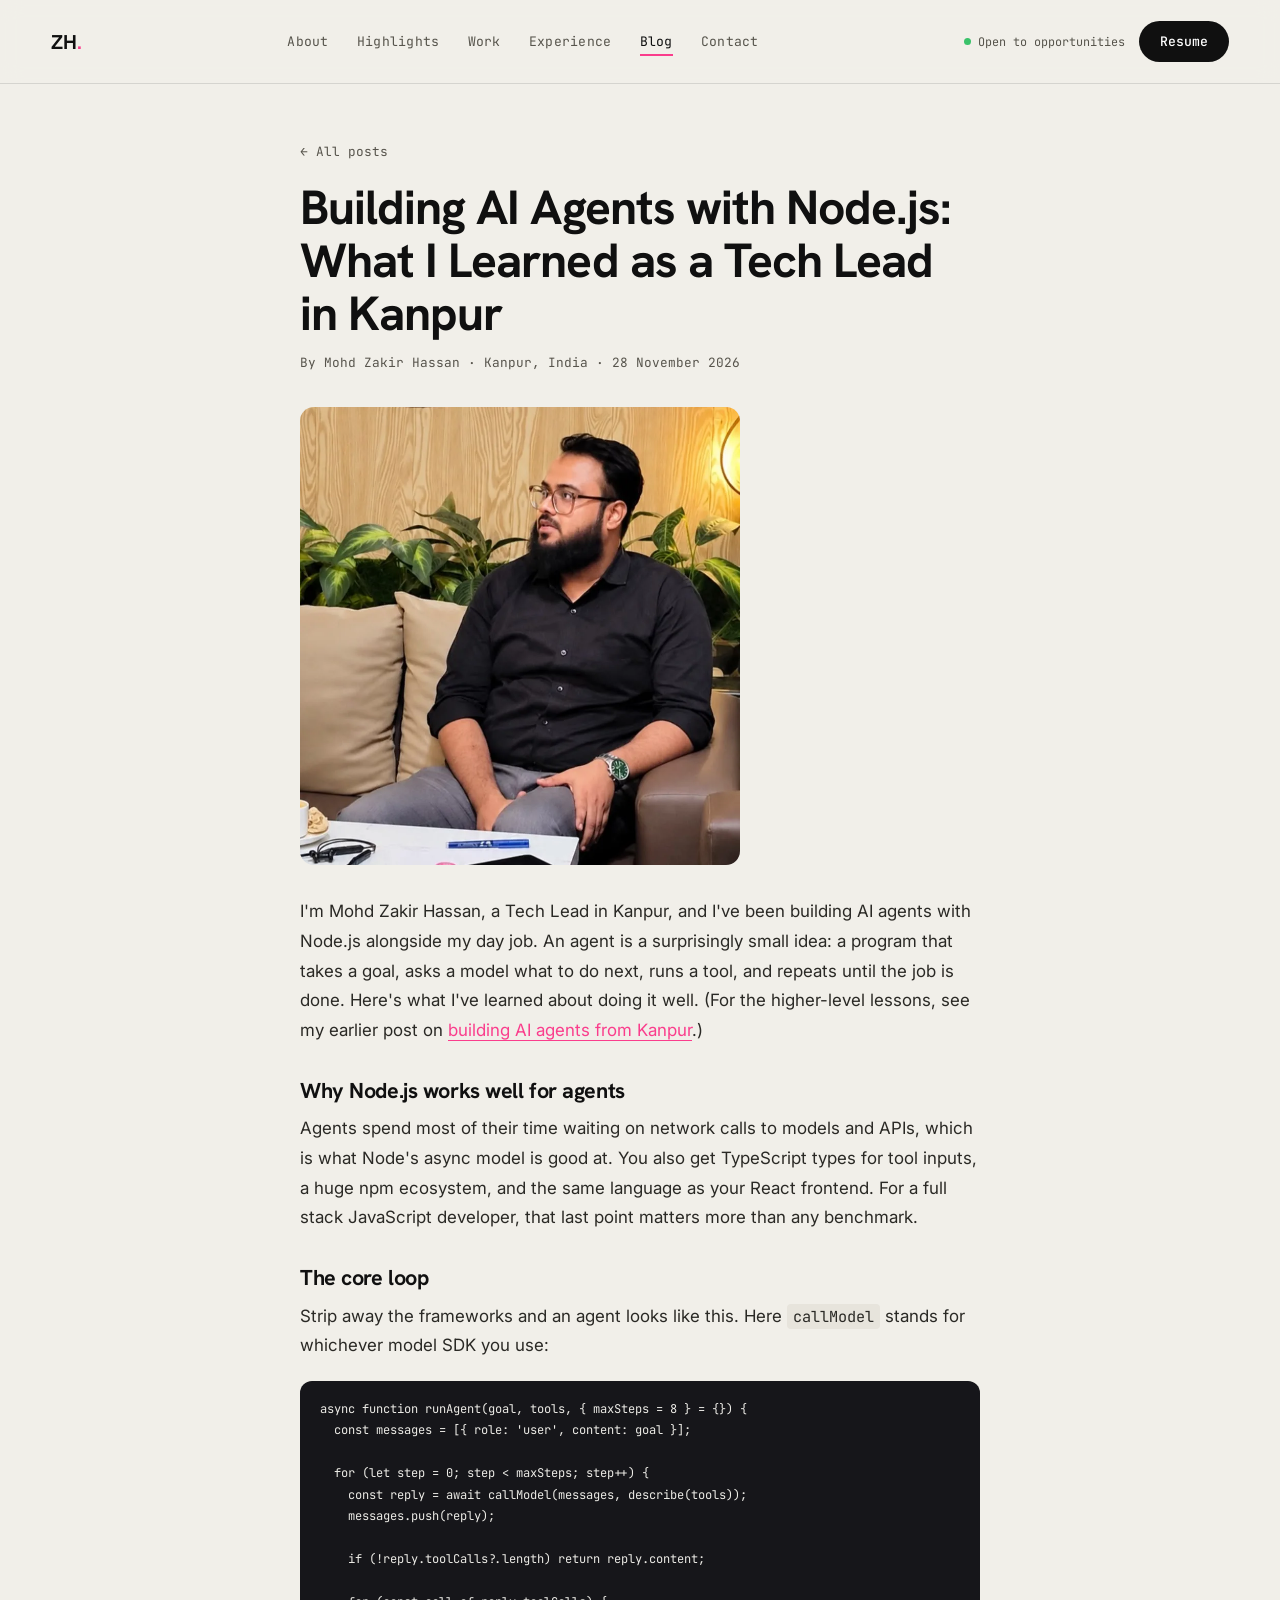
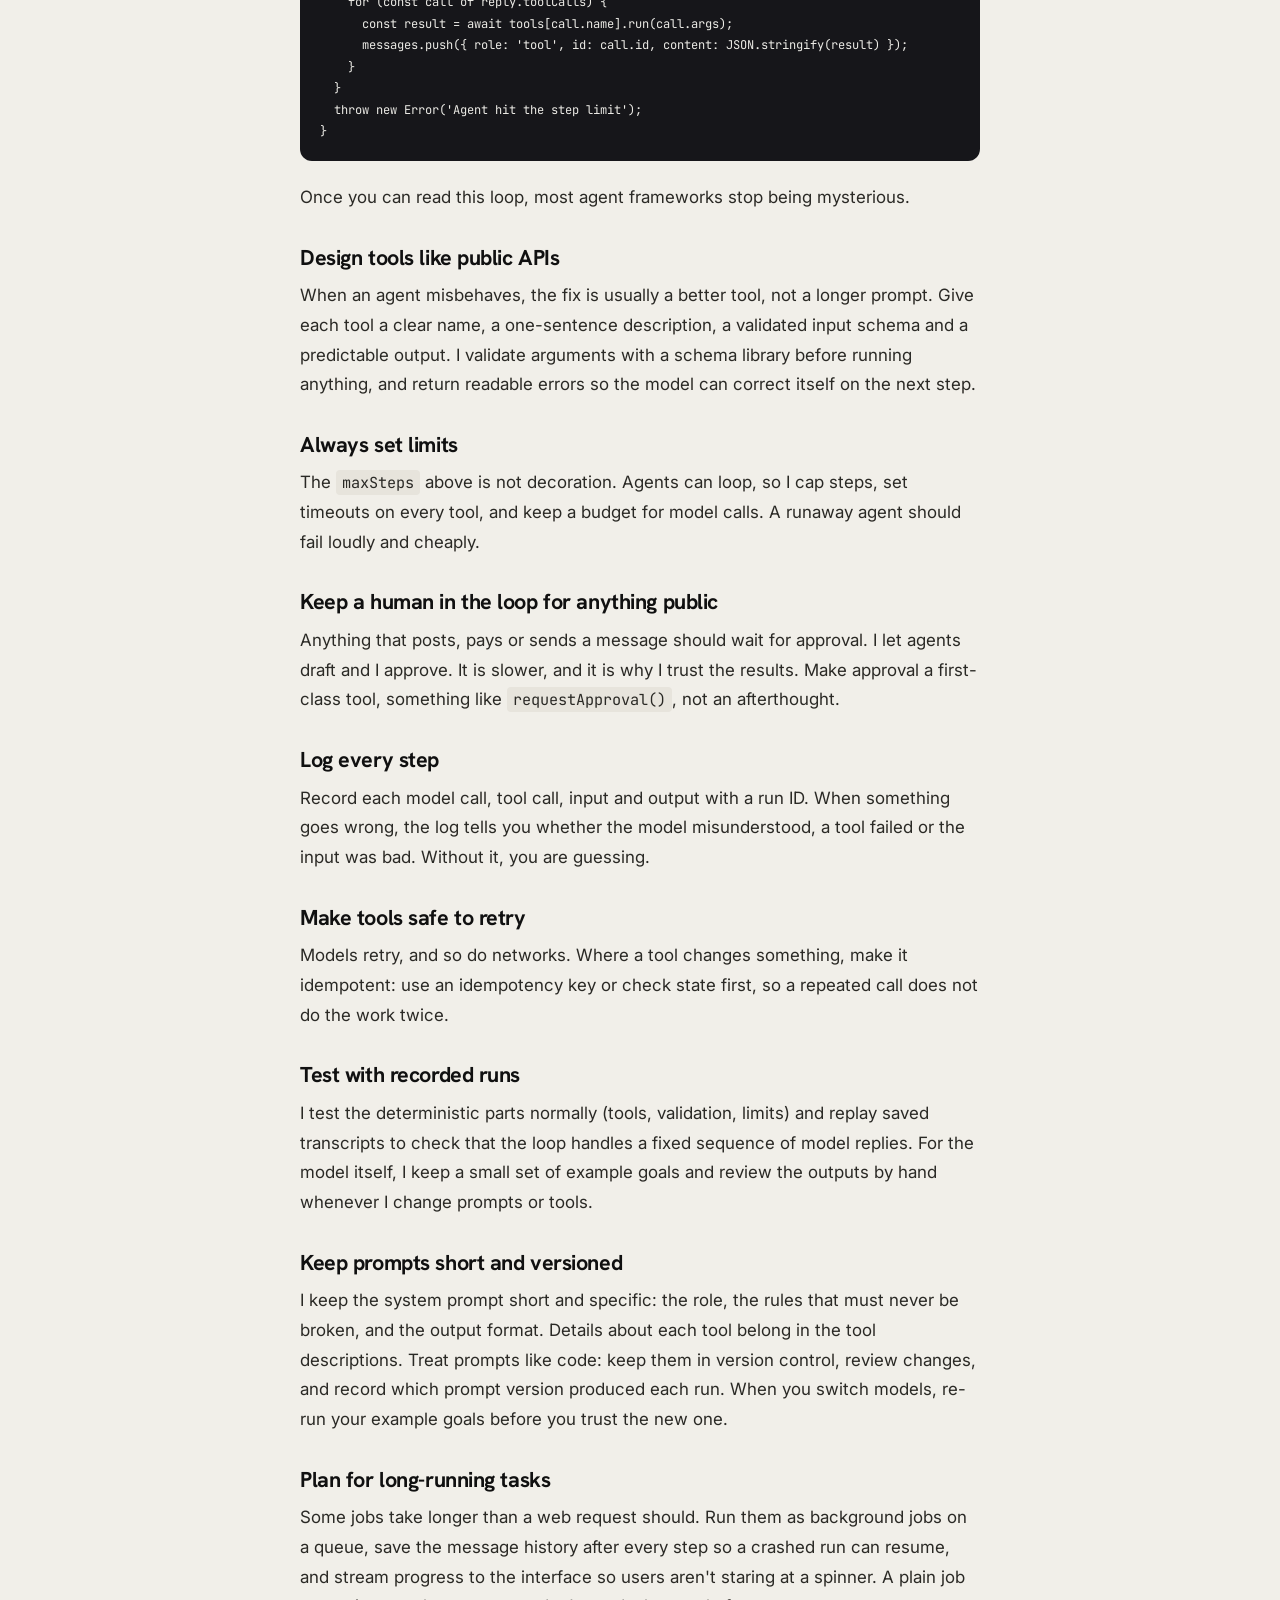
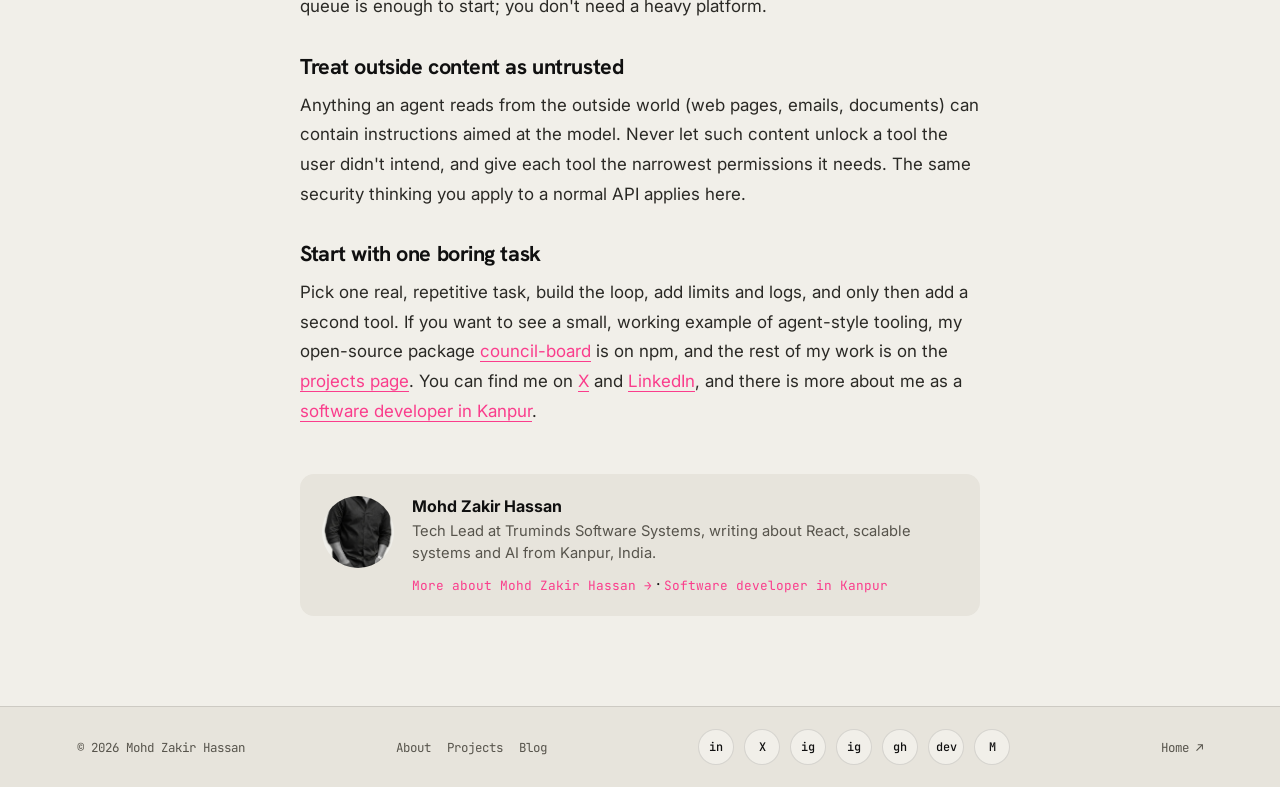
<file: blog/building-ai-agents-with-nodejs/index.html>
<!DOCTYPE html>
<html lang="en">
<head>
<meta charset="UTF-8">
<meta name="viewport" content="width=device-width, initial-scale=1.0">
<title>Building AI Agents with Node.js: What I Learned as a Tech Lead in Kanpur | Mohd Zakir Hassan</title>
<meta name="description" content="Mohd Zakir Hassan, a Tech Lead in Kanpur, explains how to build AI agents with Node.js: the core loop, tool design, step limits, human approval, logging and testing.">
<meta name="google-site-verification" content="W5Dvj5WR71hCFtP2NwO2VX_Twq4315577aLUdTAYdC4" />
<link rel="canonical" href="https://zakirhassan.github.io/blog/building-ai-agents-with-nodejs/">
<meta property="og:type" content="article">
<meta property="og:title" content="Building AI Agents with Node.js: What I Learned as a Tech Lead in Kanpur | Mohd Zakir Hassan">
<meta property="og:description" content="Mohd Zakir Hassan, a Tech Lead in Kanpur, explains how to build AI agents with Node.js: the core loop, tool design, step limits, human approval, logging and testing.">
<meta property="og:url" content="https://zakirhassan.github.io/blog/building-ai-agents-with-nodejs/">
<meta property="og:image" content="https://zakirhassan.github.io/assets/img/photos/mohd-zakir-hassan-tech-lead.jpg">
<meta property="og:image:alt" content="Mohd Zakir Hassan, tech lead from Kanpur, in conversation on a sofa">
<meta name="twitter:card" content="summary_large_image">
<meta name="twitter:title" content="Building AI Agents with Node.js: What I Learned as a Tech Lead in Kanpur | Mohd Zakir Hassan">
<meta name="twitter:description" content="Mohd Zakir Hassan, a Tech Lead in Kanpur, explains how to build AI agents with Node.js: the core loop, tool design, step limits, human approval, logging and testing.">
<meta name="twitter:image" content="https://zakirhassan.github.io/assets/img/photos/mohd-zakir-hassan-tech-lead.jpg">
<meta name="twitter:image:alt" content="Mohd Zakir Hassan, tech lead from Kanpur, in conversation on a sofa">
<meta property="article:published_time" content="2026-11-28">
<meta property="article:author" content="Mohd Zakir Hassan">
<script type="application/ld+json">
{
  "@context": "https://schema.org",
  "@type": "BlogPosting",
  "headline": "Building AI Agents with Node.js: What I Learned as a Tech Lead in Kanpur",
  "description": "Mohd Zakir Hassan, a Tech Lead in Kanpur, explains how to build AI agents with Node.js: the core loop, tool design, step limits, human approval, logging and testing.",
  "datePublished": "2026-11-28",
  "dateModified": "2026-11-28",
  "mainEntityOfPage": "https://zakirhassan.github.io/blog/building-ai-agents-with-nodejs/",
  "image": "https://zakirhassan.github.io/assets/img/photos/mohd-zakir-hassan-tech-lead.jpg",
  "author": {
    "@type": "Person",
    "name": "Mohd Zakir Hassan",
    "url": "https://zakirhassan.github.io/"
  },
  "publisher": {
    "@type": "Person",
    "name": "Mohd Zakir Hassan",
    "url": "https://zakirhassan.github.io/"
  }
}
</script>
<link rel="icon" href="data:,">
<link rel="preconnect" href="https://fonts.googleapis.com">
<link rel="preconnect" href="https://fonts.gstatic.com" crossorigin>
<link href="https://fonts.googleapis.com/css2?family=Hanken+Grotesk:wght@400;500;600;700;800&family=JetBrains+Mono:wght@400;500&family=Inter:wght@400;500;600&display=swap" rel="stylesheet">
<link rel="stylesheet" href="/css/styles.css?v=10">
</head>
<body>
<header class="nav is-scrolled" id="nav">
  <a href="/" class="nav__logo">ZH<span class="dot">.</span></a>
  <nav class="nav__links" id="navLinks">
    <a href="/#about">About</a>
    <a href="/#highlights">Highlights</a>
    <a href="/#work">Work</a>
    <a href="/#experience">Experience</a>
    <a href="/blog/" class="active">Blog</a>
    <a href="/#contact">Contact</a>
  </nav>
  <div class="nav__right">
    <span class="badge"><span class="badge__dot"></span>Open to opportunities</span>
    <a class="btn btn--pill" href="/assets/Zakir-Hassan-Resume.pdf" target="_blank" rel="noopener">Resume</a>
  </div>
  <button class="nav__burger" id="navBurger" aria-label="Toggle menu"><span></span><span></span><span></span></button>
</header>

<main class="blog-main">
  <article class="post">
    <a href="/blog/" class="post__back">&larr; All posts</a>
    <h1>Building AI Agents with Node.js: What I Learned as a Tech Lead in Kanpur</h1>
    <p class="post__byline">By Mohd Zakir Hassan &middot; Kanpur, India &middot; <time datetime="2026-11-28">28 November 2026</time></p>
    <figure class="post__figure">
      <picture><source srcset="/assets/img/photos/mohd-zakir-hassan-tech-lead.webp" type="image/webp"><img src="/assets/img/photos/mohd-zakir-hassan-tech-lead.jpg" alt="Mohd Zakir Hassan, tech lead from Kanpur, in conversation on a sofa" width="860" height="895"></picture>
    </figure>
    <div class="post__body">
      <p>I'm Mohd Zakir Hassan, a Tech Lead in Kanpur, and I've been building AI agents with Node.js alongside my day job. An agent is a surprisingly small idea: a program that takes a goal, asks a model what to do next, runs a tool, and repeats until the job is done. Here's what I've learned about doing it well. (For the higher-level lessons, see my earlier post on <a href="/blog/building-ai-agents-from-kanpur/">building AI agents from Kanpur</a>.)</p>

      <h2>Why Node.js works well for agents</h2>
      <p>Agents spend most of their time waiting on network calls to models and APIs, which is what Node's async model is good at. You also get TypeScript types for tool inputs, a huge npm ecosystem, and the same language as your React frontend. For a full stack JavaScript developer, that last point matters more than any benchmark.</p>

      <h2>The core loop</h2>
      <p>Strip away the frameworks and an agent looks like this. Here <code>callModel</code> stands for whichever model SDK you use:</p>
      <pre><code>async function runAgent(goal, tools, { maxSteps = 8 } = {}) {
  const messages = [{ role: 'user', content: goal }];

  for (let step = 0; step &lt; maxSteps; step++) {
    const reply = await callModel(messages, describe(tools));
    messages.push(reply);

    if (!reply.toolCalls?.length) return reply.content;

    for (const call of reply.toolCalls) {
      const result = await tools[call.name].run(call.args);
      messages.push({ role: 'tool', id: call.id, content: JSON.stringify(result) });
    }
  }
  throw new Error('Agent hit the step limit');
}</code></pre>
      <p>Once you can read this loop, most agent frameworks stop being mysterious.</p>

      <h2>Design tools like public APIs</h2>
      <p>When an agent misbehaves, the fix is usually a better tool, not a longer prompt. Give each tool a clear name, a one-sentence description, a validated input schema and a predictable output. I validate arguments with a schema library before running anything, and return readable errors so the model can correct itself on the next step.</p>

      <h2>Always set limits</h2>
      <p>The <code>maxSteps</code> above is not decoration. Agents can loop, so I cap steps, set timeouts on every tool, and keep a budget for model calls. A runaway agent should fail loudly and cheaply.</p>

      <h2>Keep a human in the loop for anything public</h2>
      <p>Anything that posts, pays or sends a message should wait for approval. I let agents draft and I approve. It is slower, and it is why I trust the results. Make approval a first-class tool, something like <code>requestApproval()</code>, not an afterthought.</p>

      <h2>Log every step</h2>
      <p>Record each model call, tool call, input and output with a run ID. When something goes wrong, the log tells you whether the model misunderstood, a tool failed or the input was bad. Without it, you are guessing.</p>

      <h2>Make tools safe to retry</h2>
      <p>Models retry, and so do networks. Where a tool changes something, make it idempotent: use an idempotency key or check state first, so a repeated call does not do the work twice.</p>

      <h2>Test with recorded runs</h2>
      <p>I test the deterministic parts normally (tools, validation, limits) and replay saved transcripts to check that the loop handles a fixed sequence of model replies. For the model itself, I keep a small set of example goals and review the outputs by hand whenever I change prompts or tools.</p>

      <h2>Keep prompts short and versioned</h2>
      <p>I keep the system prompt short and specific: the role, the rules that must never be broken, and the output format. Details about each tool belong in the tool descriptions. Treat prompts like code: keep them in version control, review changes, and record which prompt version produced each run. When you switch models, re-run your example goals before you trust the new one.</p>

      <h2>Plan for long-running tasks</h2>
      <p>Some jobs take longer than a web request should. Run them as background jobs on a queue, save the message history after every step so a crashed run can resume, and stream progress to the interface so users aren't staring at a spinner. A plain job queue is enough to start; you don't need a heavy platform.</p>

      <h2>Treat outside content as untrusted</h2>
      <p>Anything an agent reads from the outside world (web pages, emails, documents) can contain instructions aimed at the model. Never let such content unlock a tool the user didn't intend, and give each tool the narrowest permissions it needs. The same security thinking you apply to a normal API applies here.</p>

      <h2>Start with one boring task</h2>
      <p>Pick one real, repetitive task, build the loop, add limits and logs, and only then add a second tool. If you want to see a small, working example of agent-style tooling, my open-source package <a href="https://www.npmjs.com/package/council-board" target="_blank" rel="noopener">council-board</a> is on npm, and the rest of my work is on the <a href="/projects/">projects page</a>. You can find me on <a href="https://x.com/BuildWithZakiir" target="_blank" rel="noopener">X</a> and <a href="https://www.linkedin.com/in/mohdzakirhassan" target="_blank" rel="noopener">LinkedIn</a>, and there is more about me as a <a href="/software-developer-kanpur/">software developer in Kanpur</a>.</p>
    </div>
    <aside class="author-box">
      <img src="/assets/img/photos/mohd-zakir-hassan-portrait.jpg" alt="Mohd Zakir Hassan, software developer and tech lead from Kanpur" width="72" height="72" loading="lazy">
      <div>
        <strong>Mohd Zakir Hassan</strong>
        <p>Tech Lead at Truminds Software Systems, writing about React, scalable systems and AI from Kanpur, India.</p>
        <a href="/">More about Mohd Zakir Hassan &rarr;</a> &middot; <a href="/software-developer-kanpur/">Software developer in Kanpur</a>
      </div>
    </aside>
  </article>
</main>
<footer class="footer footer--blog">
  <span>&copy; 2026 Mohd Zakir Hassan</span>
  <nav class="footer__nav" aria-label="Footer"><a href="/software-developer-kanpur/">About</a><a href="/projects/">Projects</a><a href="/blog/">Blog</a></nav>
  <div class="social-icons">
  <a href="https://www.linkedin.com/in/mohdzakirhassan" target="_blank" rel="noopener" aria-label="LinkedIn">in</a>
  <a href="https://x.com/BuildWithZakiir" target="_blank" rel="noopener" aria-label="X (Twitter)">X</a>
  <a href="https://www.instagram.com/buildwithzakiir" target="_blank" rel="noopener" aria-label="Instagram — Build With Zakir">ig</a>
  <a href="https://www.instagram.com/mohd_zakir_hassan" target="_blank" rel="noopener" aria-label="Instagram — personal">ig</a>
  <a href="https://github.com/Zakirhassan" target="_blank" rel="noopener" aria-label="GitHub">gh</a>
  <a href="https://dev.to/mohdzakirhassan" target="_blank" rel="noopener" aria-label="DEV Community">dev</a>
  <a href="https://medium.com/@mohdzakirhassan" target="_blank" rel="noopener" aria-label="Medium">M</a>
</div>
  <a href="/" class="footer__top">Home &#8599;</a>
</footer>
<script>
  (function(){var b=document.getElementById('navBurger'),l=document.getElementById('navLinks');
  if(b&&l)b.addEventListener('click',function(){l.classList.toggle('is-open');});})();
</script>
</body>
</html>
</file>
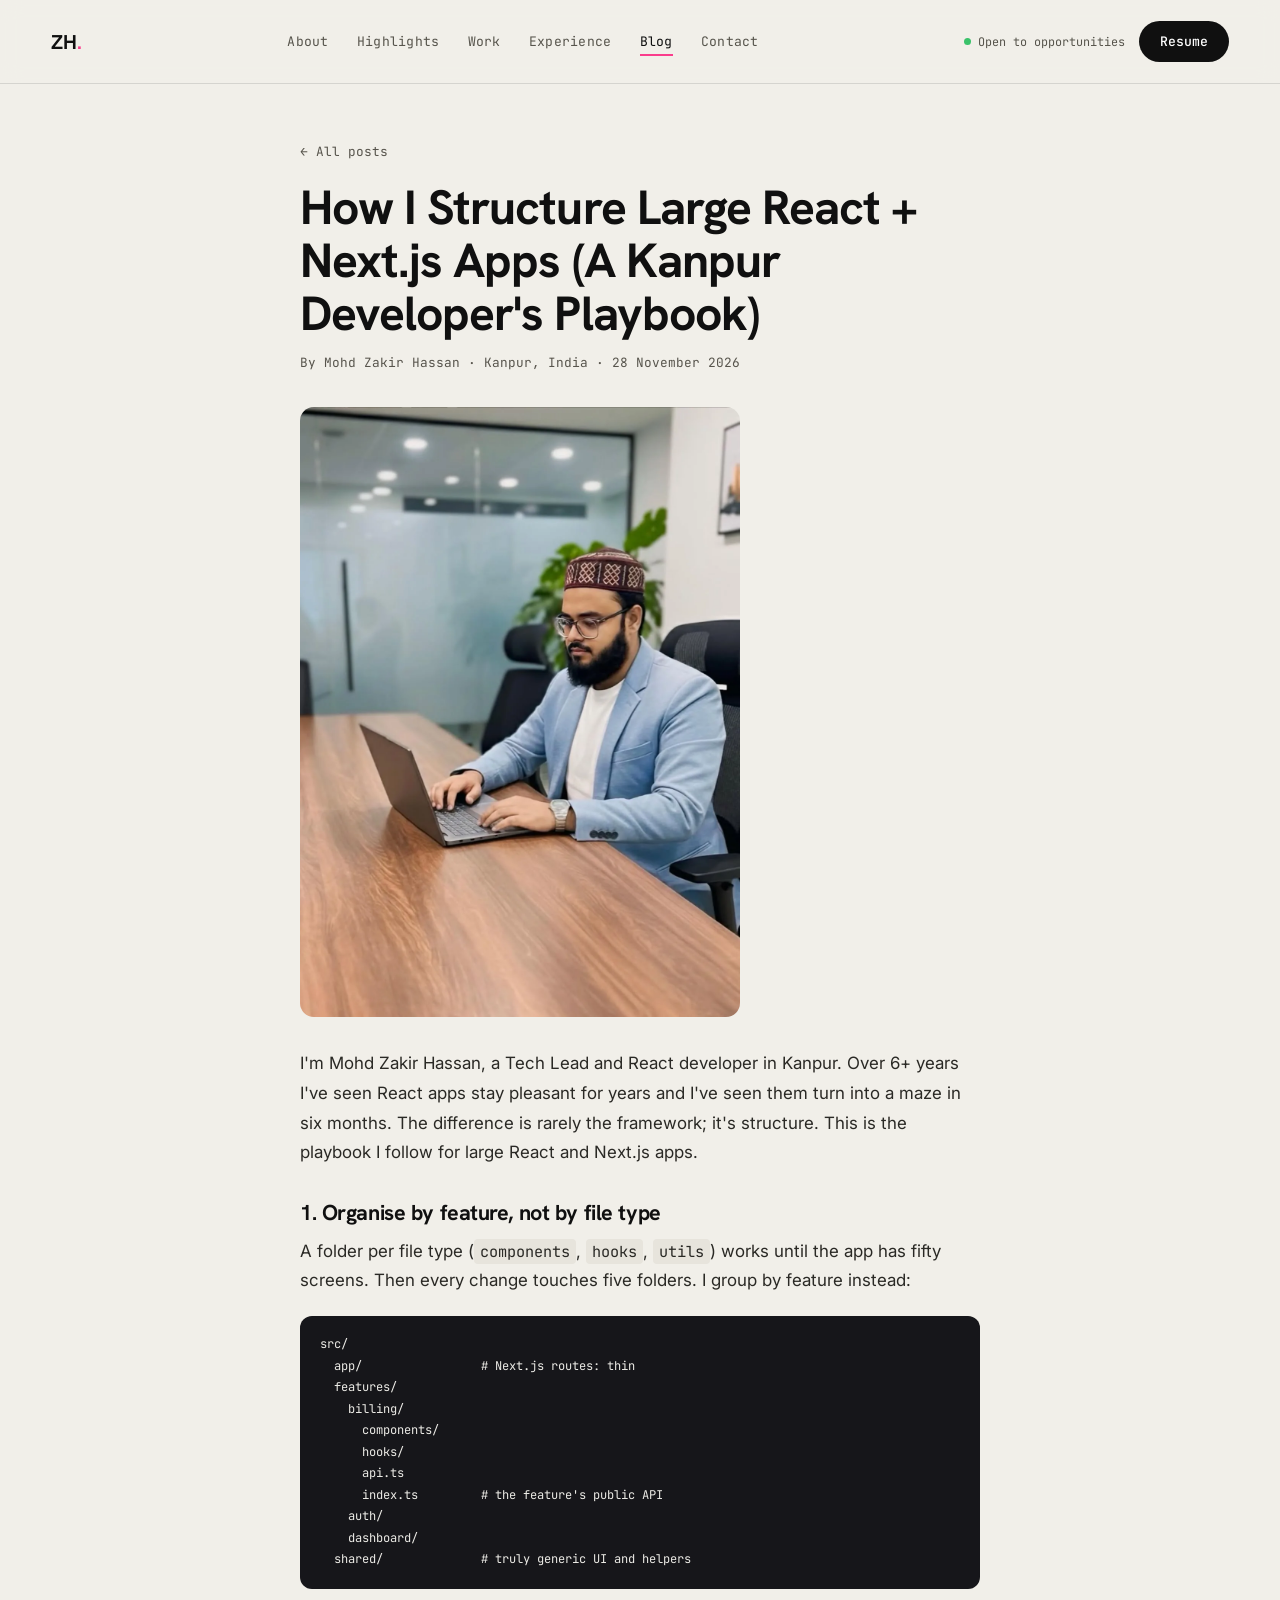
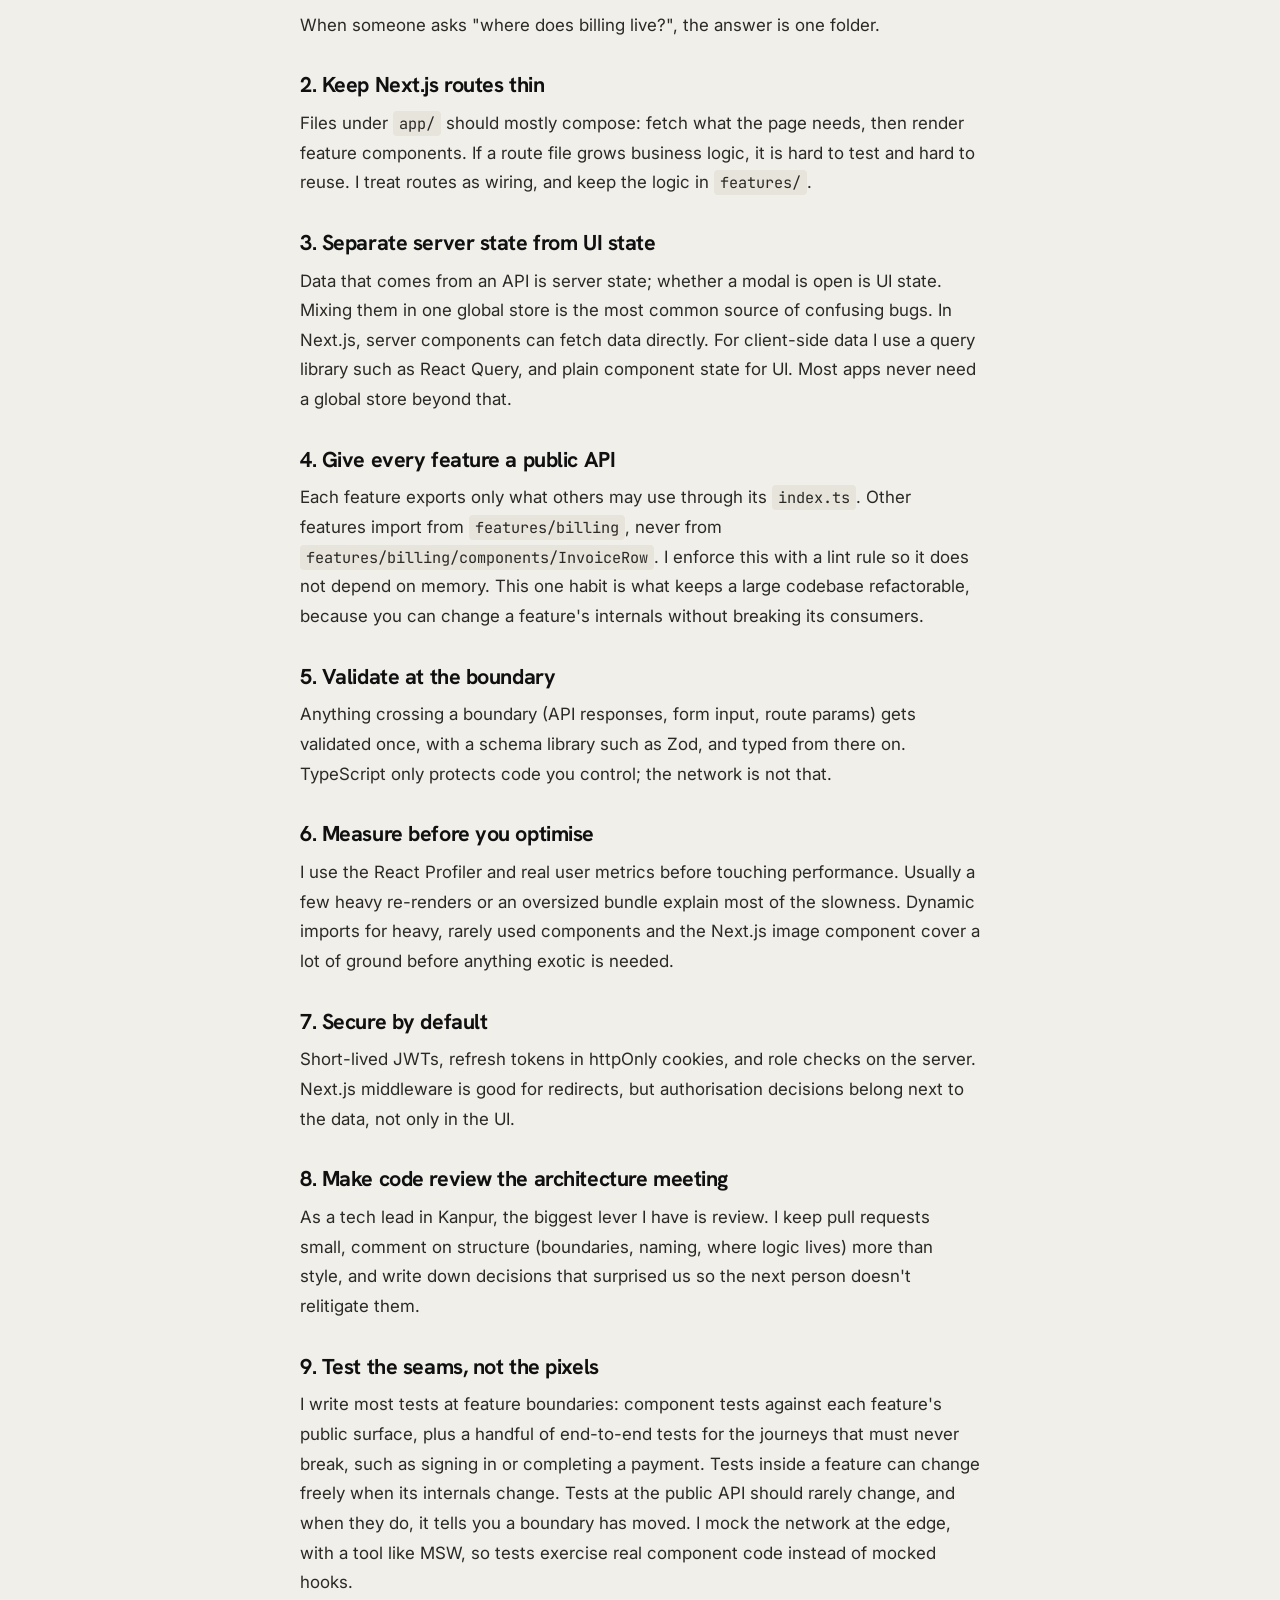
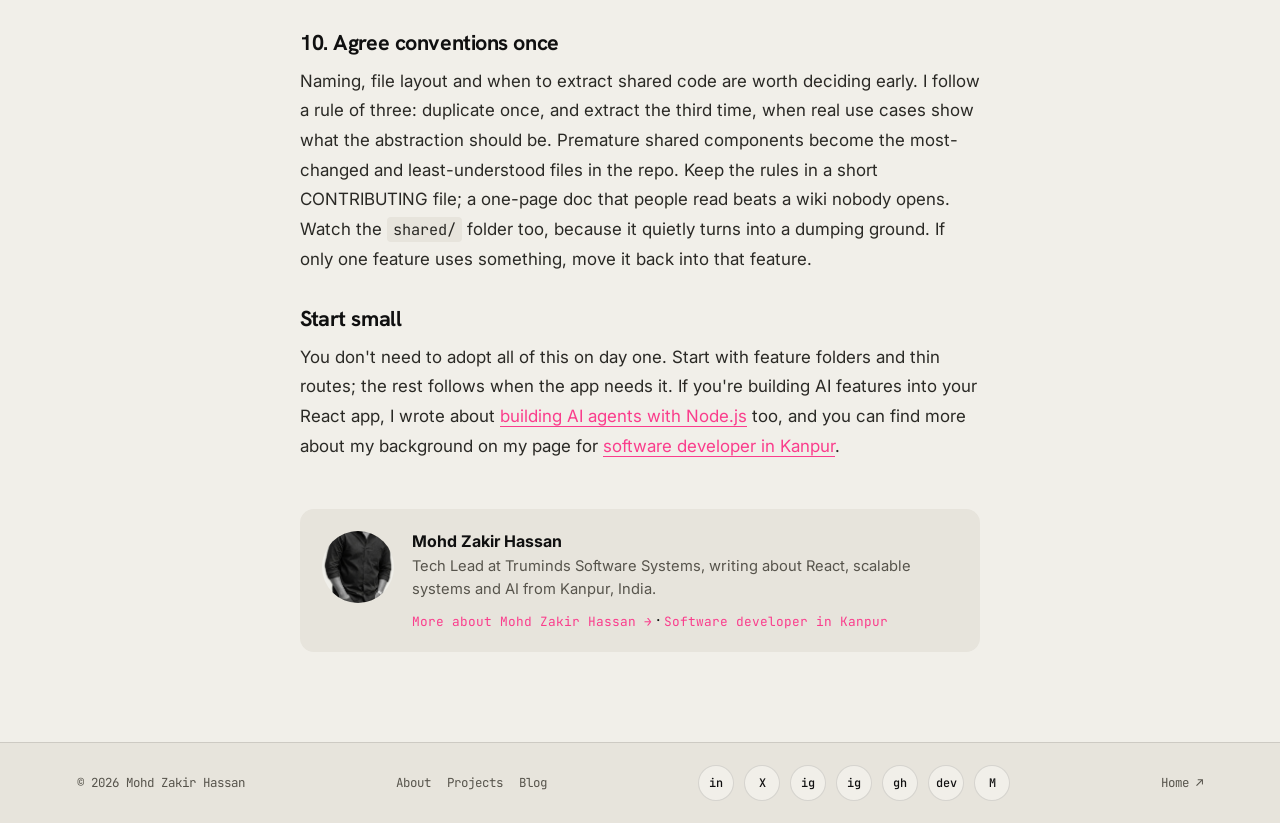
<file: blog/how-i-structure-large-react-nextjs-apps/index.html>
<!DOCTYPE html>
<html lang="en">
<head>
<meta charset="UTF-8">
<meta name="viewport" content="width=device-width, initial-scale=1.0">
<title>How I Structure Large React + Next.js Apps (A Kanpur Developer's Playbook) | Mohd Zakir Hassan</title>
<meta name="description" content="Mohd Zakir Hassan, a Tech Lead and React developer in Kanpur, shares how he structures large React and Next.js apps: feature folders, thin routes, state, boundaries and reviews.">
<meta name="google-site-verification" content="W5Dvj5WR71hCFtP2NwO2VX_Twq4315577aLUdTAYdC4" />
<link rel="canonical" href="https://zakirhassan.github.io/blog/how-i-structure-large-react-nextjs-apps/">
<meta property="og:type" content="article">
<meta property="og:title" content="How I Structure Large React + Next.js Apps (A Kanpur Developer's Playbook) | Mohd Zakir Hassan">
<meta property="og:description" content="Mohd Zakir Hassan, a Tech Lead and React developer in Kanpur, shares how he structures large React and Next.js apps: feature folders, thin routes, state, boundaries and reviews.">
<meta property="og:url" content="https://zakirhassan.github.io/blog/how-i-structure-large-react-nextjs-apps/">
<meta property="og:image" content="https://zakirhassan.github.io/assets/img/photos/mohd-zakir-hassan-software-developer-og-1200x630.jpg">
<meta property="og:image:alt" content="Mohd Zakir Hassan, software developer and tech lead in Kanpur, working on a laptop">
<meta name="twitter:card" content="summary_large_image">
<meta name="twitter:title" content="How I Structure Large React + Next.js Apps (A Kanpur Developer's Playbook) | Mohd Zakir Hassan">
<meta name="twitter:description" content="Mohd Zakir Hassan, a Tech Lead and React developer in Kanpur, shares how he structures large React and Next.js apps: feature folders, thin routes, state, boundaries and reviews.">
<meta name="twitter:image" content="https://zakirhassan.github.io/assets/img/photos/mohd-zakir-hassan-software-developer-og-1200x630.jpg">
<meta name="twitter:image:alt" content="Mohd Zakir Hassan, software developer and tech lead in Kanpur, working on a laptop">
<meta property="article:published_time" content="2026-11-28">
<meta property="article:author" content="Mohd Zakir Hassan">
<script type="application/ld+json">
{
  "@context": "https://schema.org",
  "@type": "BlogPosting",
  "headline": "How I Structure Large React + Next.js Apps (A Kanpur Developer's Playbook)",
  "description": "Mohd Zakir Hassan, a Tech Lead and React developer in Kanpur, shares how he structures large React and Next.js apps: feature folders, thin routes, state, boundaries and reviews.",
  "datePublished": "2026-11-28",
  "dateModified": "2026-11-28",
  "mainEntityOfPage": "https://zakirhassan.github.io/blog/how-i-structure-large-react-nextjs-apps/",
  "image": "https://zakirhassan.github.io/assets/img/photos/mohd-zakir-hassan-software-developer-kanpur.jpg",
  "author": {
    "@type": "Person",
    "name": "Mohd Zakir Hassan",
    "url": "https://zakirhassan.github.io/"
  },
  "publisher": {
    "@type": "Person",
    "name": "Mohd Zakir Hassan",
    "url": "https://zakirhassan.github.io/"
  }
}
</script>
<link rel="icon" href="data:,">
<link rel="preconnect" href="https://fonts.googleapis.com">
<link rel="preconnect" href="https://fonts.gstatic.com" crossorigin>
<link href="https://fonts.googleapis.com/css2?family=Hanken+Grotesk:wght@400;500;600;700;800&family=JetBrains+Mono:wght@400;500&family=Inter:wght@400;500;600&display=swap" rel="stylesheet">
<link rel="stylesheet" href="/css/styles.css?v=10">
</head>
<body>
<header class="nav is-scrolled" id="nav">
  <a href="/" class="nav__logo">ZH<span class="dot">.</span></a>
  <nav class="nav__links" id="navLinks">
    <a href="/#about">About</a>
    <a href="/#highlights">Highlights</a>
    <a href="/#work">Work</a>
    <a href="/#experience">Experience</a>
    <a href="/blog/" class="active">Blog</a>
    <a href="/#contact">Contact</a>
  </nav>
  <div class="nav__right">
    <span class="badge"><span class="badge__dot"></span>Open to opportunities</span>
    <a class="btn btn--pill" href="/assets/Zakir-Hassan-Resume.pdf" target="_blank" rel="noopener">Resume</a>
  </div>
  <button class="nav__burger" id="navBurger" aria-label="Toggle menu"><span></span><span></span><span></span></button>
</header>

<main class="blog-main">
  <article class="post">
    <a href="/blog/" class="post__back">&larr; All posts</a>
    <h1>How I Structure Large React + Next.js Apps (A Kanpur Developer's Playbook)</h1>
    <p class="post__byline">By Mohd Zakir Hassan &middot; Kanpur, India &middot; <time datetime="2026-11-28">28 November 2026</time></p>
    <figure class="post__figure">
      <picture><source srcset="/assets/img/photos/mohd-zakir-hassan-software-developer-kanpur.webp" type="image/webp"><img src="/assets/img/photos/mohd-zakir-hassan-software-developer-kanpur.jpg" alt="Mohd Zakir Hassan, software developer and tech lead in Kanpur, working on a laptop" width="1154" height="1600"></picture>
    </figure>
    <div class="post__body">
      <p>I'm Mohd Zakir Hassan, a Tech Lead and React developer in Kanpur. Over 6+ years I've seen React apps stay pleasant for years and I've seen them turn into a maze in six months. The difference is rarely the framework; it's structure. This is the playbook I follow for large React and Next.js apps.</p>

      <h2>1. Organise by feature, not by file type</h2>
      <p>A folder per file type (<code>components</code>, <code>hooks</code>, <code>utils</code>) works until the app has fifty screens. Then every change touches five folders. I group by feature instead:</p>
      <pre><code>src/
  app/                 # Next.js routes: thin
  features/
    billing/
      components/
      hooks/
      api.ts
      index.ts         # the feature's public API
    auth/
    dashboard/
  shared/              # truly generic UI and helpers</code></pre>
      <p>When someone asks "where does billing live?", the answer is one folder.</p>

      <h2>2. Keep Next.js routes thin</h2>
      <p>Files under <code>app/</code> should mostly compose: fetch what the page needs, then render feature components. If a route file grows business logic, it is hard to test and hard to reuse. I treat routes as wiring, and keep the logic in <code>features/</code>.</p>

      <h2>3. Separate server state from UI state</h2>
      <p>Data that comes from an API is server state; whether a modal is open is UI state. Mixing them in one global store is the most common source of confusing bugs. In Next.js, server components can fetch data directly. For client-side data I use a query library such as React Query, and plain component state for UI. Most apps never need a global store beyond that.</p>

      <h2>4. Give every feature a public API</h2>
      <p>Each feature exports only what others may use through its <code>index.ts</code>. Other features import from <code>features/billing</code>, never from <code>features/billing/components/InvoiceRow</code>. I enforce this with a lint rule so it does not depend on memory. This one habit is what keeps a large codebase refactorable, because you can change a feature's internals without breaking its consumers.</p>

      <h2>5. Validate at the boundary</h2>
      <p>Anything crossing a boundary (API responses, form input, route params) gets validated once, with a schema library such as Zod, and typed from there on. TypeScript only protects code you control; the network is not that.</p>

      <h2>6. Measure before you optimise</h2>
      <p>I use the React Profiler and real user metrics before touching performance. Usually a few heavy re-renders or an oversized bundle explain most of the slowness. Dynamic imports for heavy, rarely used components and the Next.js image component cover a lot of ground before anything exotic is needed.</p>

      <h2>7. Secure by default</h2>
      <p>Short-lived JWTs, refresh tokens in httpOnly cookies, and role checks on the server. Next.js middleware is good for redirects, but authorisation decisions belong next to the data, not only in the UI.</p>

      <h2>8. Make code review the architecture meeting</h2>
      <p>As a tech lead in Kanpur, the biggest lever I have is review. I keep pull requests small, comment on structure (boundaries, naming, where logic lives) more than style, and write down decisions that surprised us so the next person doesn't relitigate them.</p>

      <h2>9. Test the seams, not the pixels</h2>
      <p>I write most tests at feature boundaries: component tests against each feature's public surface, plus a handful of end-to-end tests for the journeys that must never break, such as signing in or completing a payment. Tests inside a feature can change freely when its internals change. Tests at the public API should rarely change, and when they do, it tells you a boundary has moved. I mock the network at the edge, with a tool like MSW, so tests exercise real component code instead of mocked hooks.</p>

      <h2>10. Agree conventions once</h2>
      <p>Naming, file layout and when to extract shared code are worth deciding early. I follow a rule of three: duplicate once, and extract the third time, when real use cases show what the abstraction should be. Premature shared components become the most-changed and least-understood files in the repo. Keep the rules in a short CONTRIBUTING file; a one-page doc that people read beats a wiki nobody opens. Watch the <code>shared/</code> folder too, because it quietly turns into a dumping ground. If only one feature uses something, move it back into that feature.</p>

      <h2>Start small</h2>
      <p>You don't need to adopt all of this on day one. Start with feature folders and thin routes; the rest follows when the app needs it. If you're building AI features into your React app, I wrote about <a href="/blog/building-ai-agents-with-nodejs/">building AI agents with Node.js</a> too, and you can find more about my background on my page for <a href="/software-developer-kanpur/">software developer in Kanpur</a>.</p>
    </div>
    <aside class="author-box">
      <img src="/assets/img/photos/mohd-zakir-hassan-portrait.jpg" alt="Mohd Zakir Hassan, software developer and tech lead from Kanpur" width="72" height="72" loading="lazy">
      <div>
        <strong>Mohd Zakir Hassan</strong>
        <p>Tech Lead at Truminds Software Systems, writing about React, scalable systems and AI from Kanpur, India.</p>
        <a href="/">More about Mohd Zakir Hassan &rarr;</a> &middot; <a href="/software-developer-kanpur/">Software developer in Kanpur</a>
      </div>
    </aside>
  </article>
</main>
<footer class="footer footer--blog">
  <span>&copy; 2026 Mohd Zakir Hassan</span>
  <nav class="footer__nav" aria-label="Footer"><a href="/software-developer-kanpur/">About</a><a href="/projects/">Projects</a><a href="/blog/">Blog</a></nav>
  <div class="social-icons">
  <a href="https://www.linkedin.com/in/mohdzakirhassan" target="_blank" rel="noopener" aria-label="LinkedIn">in</a>
  <a href="https://x.com/BuildWithZakiir" target="_blank" rel="noopener" aria-label="X (Twitter)">X</a>
  <a href="https://www.instagram.com/buildwithzakiir" target="_blank" rel="noopener" aria-label="Instagram — Build With Zakir">ig</a>
  <a href="https://www.instagram.com/mohd_zakir_hassan" target="_blank" rel="noopener" aria-label="Instagram — personal">ig</a>
  <a href="https://github.com/Zakirhassan" target="_blank" rel="noopener" aria-label="GitHub">gh</a>
  <a href="https://dev.to/mohdzakirhassan" target="_blank" rel="noopener" aria-label="DEV Community">dev</a>
  <a href="https://medium.com/@mohdzakirhassan" target="_blank" rel="noopener" aria-label="Medium">M</a>
</div>
  <a href="/" class="footer__top">Home &#8599;</a>
</footer>
<script>
  (function(){var b=document.getElementById('navBurger'),l=document.getElementById('navLinks');
  if(b&&l)b.addEventListener('click',function(){l.classList.toggle('is-open');});})();
</script>
</body>
</html>
</file>
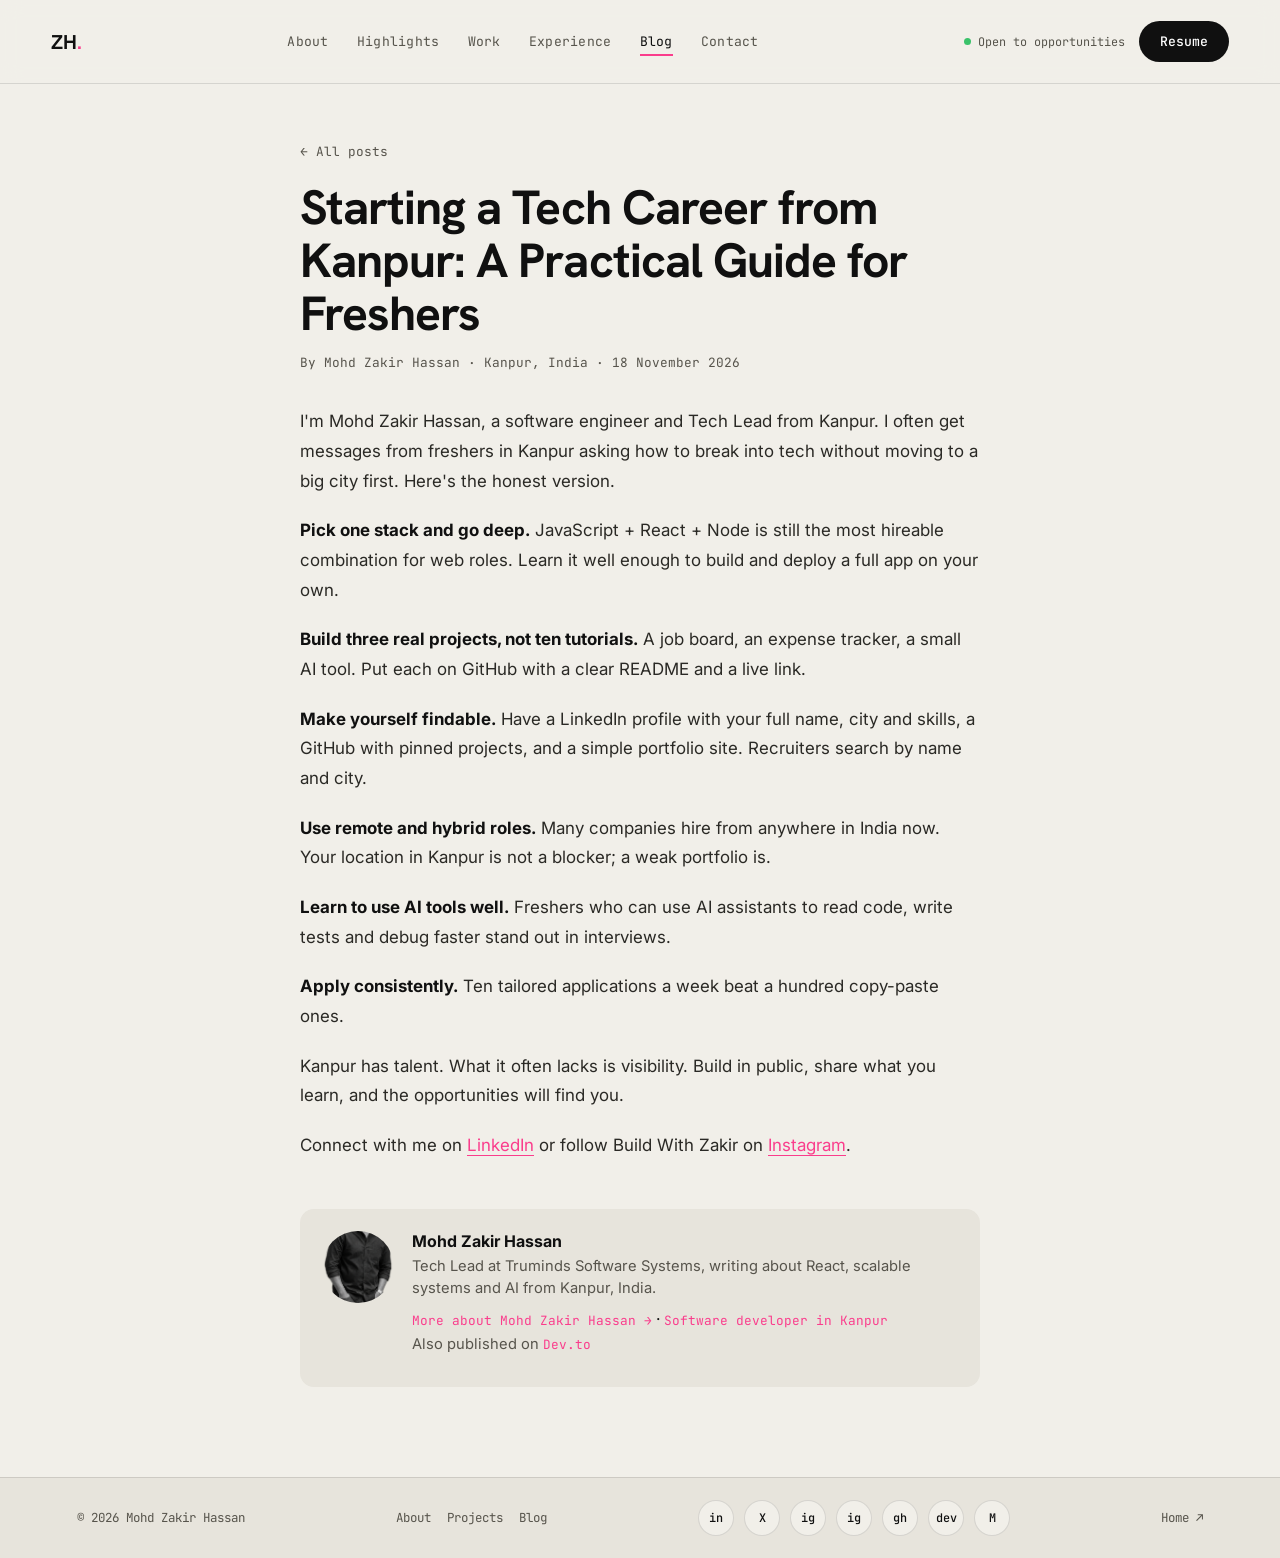
<file: blog/kanpur-tech-careers/index.html>
<!DOCTYPE html>
<html lang="en">
<head>
<meta charset="UTF-8">
<meta name="viewport" content="width=device-width, initial-scale=1.0">
<title>Starting a Tech Career from Kanpur: A Practical Guide for Freshers | Mohd Zakir Hassan</title>
<meta name="description" content="Advice for freshers in Kanpur from Mohd Zakir Hassan, a Tech Lead: which skills to learn, how to build a portfolio, and how to land your first software job.">
<meta name="google-site-verification" content="W5Dvj5WR71hCFtP2NwO2VX_Twq4315577aLUdTAYdC4" />
<link rel="canonical" href="https://zakirhassan.github.io/blog/kanpur-tech-careers/">
<meta property="og:type" content="article">
<meta property="og:title" content="Starting a Tech Career from Kanpur: A Practical Guide for Freshers | Mohd Zakir Hassan">
<meta property="og:description" content="Advice for freshers in Kanpur from Mohd Zakir Hassan, a Tech Lead: which skills to learn, how to build a portfolio, and how to land your first software job.">
<meta property="og:url" content="https://zakirhassan.github.io/blog/kanpur-tech-careers/">
<meta property="og:image" content="https://zakirhassan.github.io/assets/img/portrait.png">
<meta property="article:published_time" content="2026-11-18">
<meta property="article:author" content="Mohd Zakir Hassan">
<script type="application/ld+json">
{
  "@context": "https://schema.org",
  "@type": "BlogPosting",
  "headline": "Starting a Tech Career from Kanpur: A Practical Guide for Freshers",
  "description": "Advice for freshers in Kanpur from Mohd Zakir Hassan, a Tech Lead: which skills to learn, how to build a portfolio, and how to land your first software job.",
  "datePublished": "2026-11-18",
  "dateModified": "2026-11-18",
  "mainEntityOfPage": "https://zakirhassan.github.io/blog/kanpur-tech-careers/",
  "image": "https://zakirhassan.github.io/assets/img/portrait.png",
  "author": {
    "@type": "Person",
    "name": "Mohd Zakir Hassan",
    "url": "https://zakirhassan.github.io/"
  },
  "publisher": {
    "@type": "Person",
    "name": "Mohd Zakir Hassan",
    "url": "https://zakirhassan.github.io/"
  }
}
</script>
<link rel="icon" href="data:,">
<link rel="preconnect" href="https://fonts.googleapis.com">
<link rel="preconnect" href="https://fonts.gstatic.com" crossorigin>
<link href="https://fonts.googleapis.com/css2?family=Hanken+Grotesk:wght@400;500;600;700;800&family=JetBrains+Mono:wght@400;500&family=Inter:wght@400;500;600&display=swap" rel="stylesheet">
<link rel="stylesheet" href="/css/styles.css?v=10">
</head>
<body>
<header class="nav is-scrolled" id="nav">
  <a href="/" class="nav__logo">ZH<span class="dot">.</span></a>
  <nav class="nav__links" id="navLinks">
    <a href="/#about">About</a>
    <a href="/#highlights">Highlights</a>
    <a href="/#work">Work</a>
    <a href="/#experience">Experience</a>
    <a href="/blog/" class="active">Blog</a>
    <a href="/#contact">Contact</a>
  </nav>
  <div class="nav__right">
    <span class="badge"><span class="badge__dot"></span>Open to opportunities</span>
    <a class="btn btn--pill" href="/assets/Zakir-Hassan-Resume.pdf" target="_blank" rel="noopener">Resume</a>
  </div>
  <button class="nav__burger" id="navBurger" aria-label="Toggle menu"><span></span><span></span><span></span></button>
</header>

<main class="blog-main">
  <article class="post">
    <a href="/blog/" class="post__back">&larr; All posts</a>
    <h1>Starting a Tech Career from Kanpur: A Practical Guide for Freshers</h1>
    <p class="post__byline">By Mohd Zakir Hassan &middot; Kanpur, India &middot; <time datetime="2026-11-18">18 November 2026</time></p>
    <div class="post__body">
      <p>I'm Mohd Zakir Hassan, a software engineer and Tech Lead from Kanpur. I often get messages from freshers in Kanpur asking how to break into tech without moving to a big city first. Here's the honest version.</p>
      <p><strong>Pick one stack and go deep.</strong> JavaScript + React + Node is still the most hireable combination for web roles. Learn it well enough to build and deploy a full app on your own.</p>
      <p><strong>Build three real projects, not ten tutorials.</strong> A job board, an expense tracker, a small AI tool. Put each on GitHub with a clear README and a live link.</p>
      <p><strong>Make yourself findable.</strong> Have a LinkedIn profile with your full name, city and skills, a GitHub with pinned projects, and a simple portfolio site. Recruiters search by name and city.</p>
      <p><strong>Use remote and hybrid roles.</strong> Many companies hire from anywhere in India now. Your location in Kanpur is not a blocker; a weak portfolio is.</p>
      <p><strong>Learn to use AI tools well.</strong> Freshers who can use AI assistants to read code, write tests and debug faster stand out in interviews.</p>
      <p><strong>Apply consistently.</strong> Ten tailored applications a week beat a hundred copy-paste ones.</p>
      <p>Kanpur has talent. What it often lacks is visibility. Build in public, share what you learn, and the opportunities will find you.</p>
      <p>Connect with me on <a href="https://www.linkedin.com/in/mohdzakirhassan" target="_blank" rel="noopener">LinkedIn</a> or follow Build With Zakir on <a href="https://www.instagram.com/buildwithzakiir" target="_blank" rel="noopener">Instagram</a>.</p>
    </div>
    <aside class="author-box">
      <img src="/assets/img/portrait.png" alt="Mohd Zakir Hassan" width="72" height="72" loading="lazy">
      <div>
        <strong>Mohd Zakir Hassan</strong>
        <p>Tech Lead at Truminds Software Systems, writing about React, scalable systems and AI from Kanpur, India.</p>
        <a href="/">More about Mohd Zakir Hassan &rarr;</a> &middot; <a href="/software-developer-kanpur/">Software developer in Kanpur</a>
        <p class="author-box__devto">Also published on <a href="https://dev.to/mohdzakirhassan/starting-a-tech-career-from-kanpur-a-practical-guide-for-freshers-l1n" target="_blank" rel="noopener">Dev.to</a></p>
      </div>
    </aside>
  </article>
</main>
<footer class="footer footer--blog">
  <span>&copy; 2026 Mohd Zakir Hassan</span>
  <nav class="footer__nav" aria-label="Footer"><a href="/software-developer-kanpur/">About</a><a href="/projects/">Projects</a><a href="/blog/">Blog</a></nav>
  <div class="social-icons">
  <a href="https://www.linkedin.com/in/mohdzakirhassan" target="_blank" rel="noopener" aria-label="LinkedIn">in</a>
  <a href="https://x.com/BuildWithZakiir" target="_blank" rel="noopener" aria-label="X (Twitter)">X</a>
  <a href="https://www.instagram.com/buildwithzakiir" target="_blank" rel="noopener" aria-label="Instagram — Build With Zakir">ig</a>
  <a href="https://www.instagram.com/mohd_zakir_hassan" target="_blank" rel="noopener" aria-label="Instagram — personal">ig</a>
  <a href="https://github.com/Zakirhassan" target="_blank" rel="noopener" aria-label="GitHub">gh</a>
  <a href="https://dev.to/mohdzakirhassan" target="_blank" rel="noopener" aria-label="DEV Community">dev</a>
  <a href="https://medium.com/@mohdzakirhassan" target="_blank" rel="noopener" aria-label="Medium">M</a>
</div>
  <a href="/" class="footer__top">Home &#8599;</a>
</footer>
<script>
  (function(){var b=document.getElementById('navBurger'),l=document.getElementById('navLinks');
  if(b&&l)b.addEventListener('click',function(){l.classList.toggle('is-open');});})();
</script>
</body>
</html>
</file>
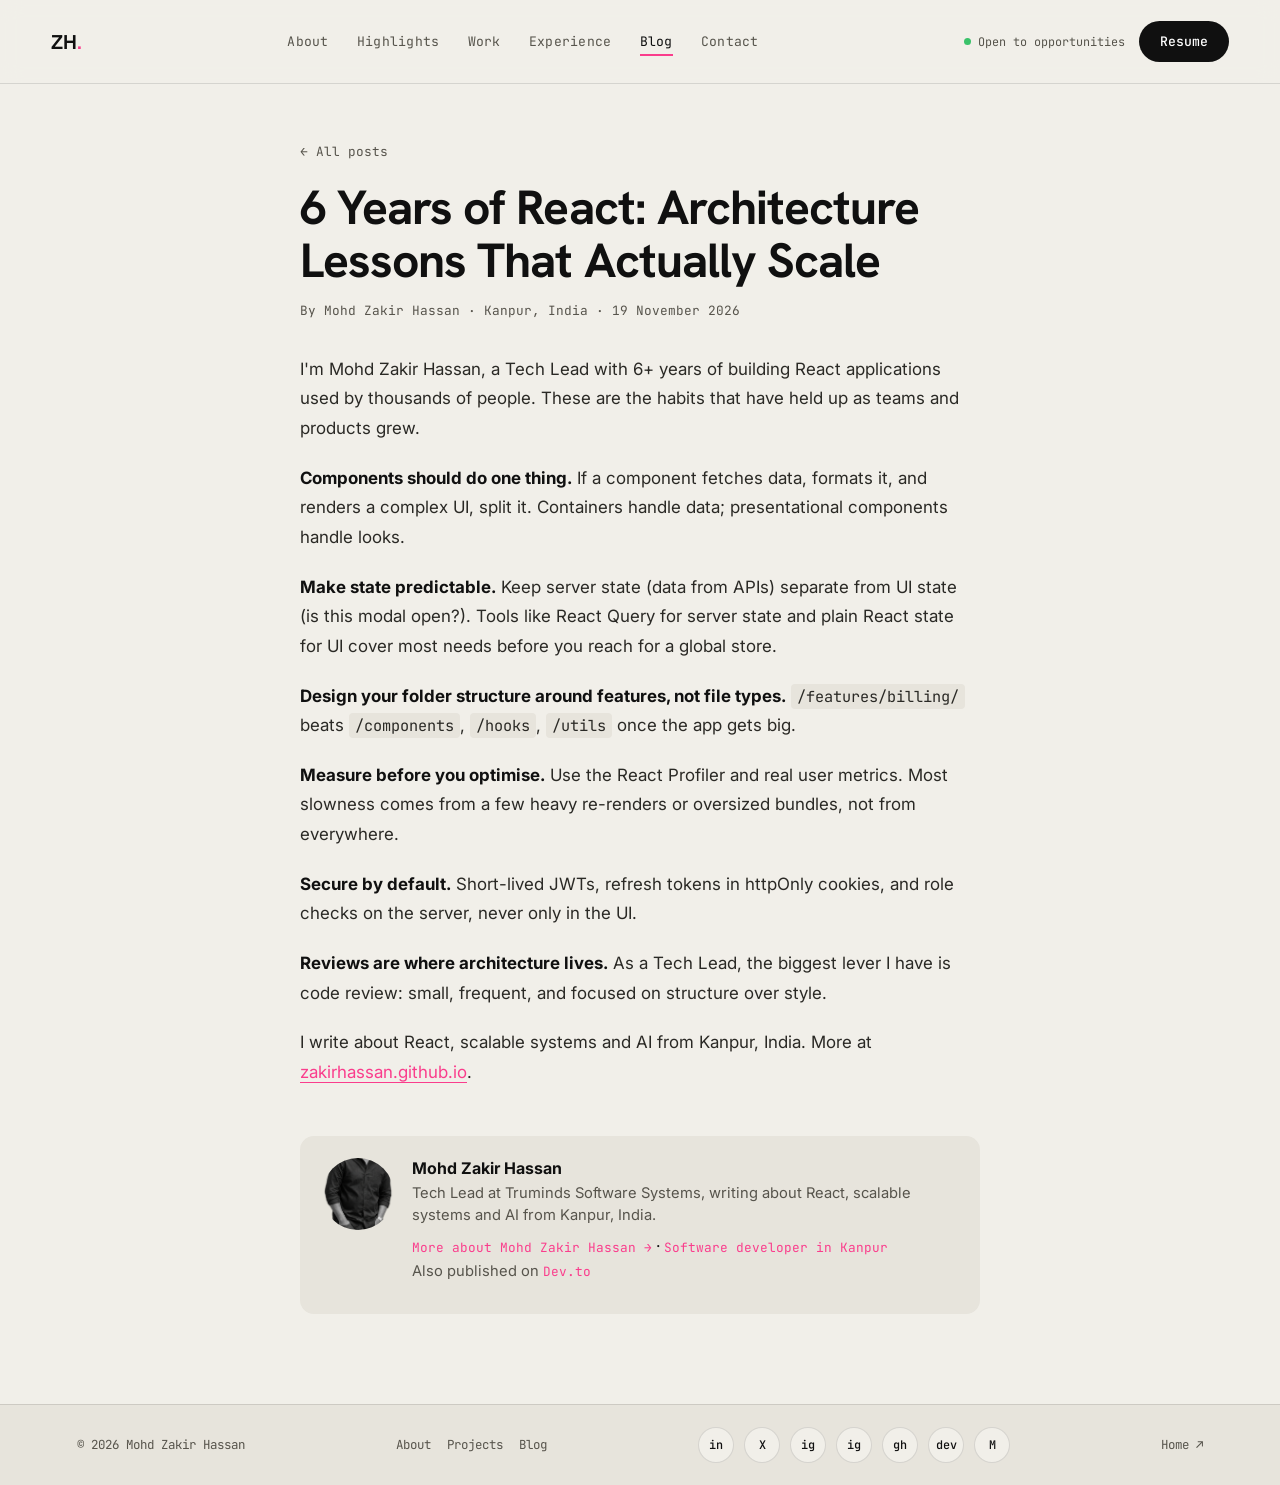
<file: blog/react-architecture-lessons/index.html>
<!DOCTYPE html>
<html lang="en">
<head>
<meta charset="UTF-8">
<meta name="viewport" content="width=device-width, initial-scale=1.0">
<title>6 Years of React: Architecture Lessons That Actually Scale | Mohd Zakir Hassan</title>
<meta name="description" content="Mohd Zakir Hassan, a Tech Lead and React specialist, on the frontend architecture habits that keep large React codebases fast and maintainable.">
<meta name="google-site-verification" content="W5Dvj5WR71hCFtP2NwO2VX_Twq4315577aLUdTAYdC4" />
<link rel="canonical" href="https://zakirhassan.github.io/blog/react-architecture-lessons/">
<meta property="og:type" content="article">
<meta property="og:title" content="6 Years of React: Architecture Lessons That Actually Scale | Mohd Zakir Hassan">
<meta property="og:description" content="Mohd Zakir Hassan, a Tech Lead and React specialist, on the frontend architecture habits that keep large React codebases fast and maintainable.">
<meta property="og:url" content="https://zakirhassan.github.io/blog/react-architecture-lessons/">
<meta property="og:image" content="https://zakirhassan.github.io/assets/img/portrait.png">
<meta property="article:published_time" content="2026-11-19">
<meta property="article:author" content="Mohd Zakir Hassan">
<script type="application/ld+json">
{
  "@context": "https://schema.org",
  "@type": "BlogPosting",
  "headline": "6 Years of React: Architecture Lessons That Actually Scale",
  "description": "Mohd Zakir Hassan, a Tech Lead and React specialist, on the frontend architecture habits that keep large React codebases fast and maintainable.",
  "datePublished": "2026-11-19",
  "dateModified": "2026-11-19",
  "mainEntityOfPage": "https://zakirhassan.github.io/blog/react-architecture-lessons/",
  "image": "https://zakirhassan.github.io/assets/img/portrait.png",
  "author": {
    "@type": "Person",
    "name": "Mohd Zakir Hassan",
    "url": "https://zakirhassan.github.io/"
  },
  "publisher": {
    "@type": "Person",
    "name": "Mohd Zakir Hassan",
    "url": "https://zakirhassan.github.io/"
  }
}
</script>
<link rel="icon" href="data:,">
<link rel="preconnect" href="https://fonts.googleapis.com">
<link rel="preconnect" href="https://fonts.gstatic.com" crossorigin>
<link href="https://fonts.googleapis.com/css2?family=Hanken+Grotesk:wght@400;500;600;700;800&family=JetBrains+Mono:wght@400;500&family=Inter:wght@400;500;600&display=swap" rel="stylesheet">
<link rel="stylesheet" href="/css/styles.css?v=10">
</head>
<body>
<header class="nav is-scrolled" id="nav">
  <a href="/" class="nav__logo">ZH<span class="dot">.</span></a>
  <nav class="nav__links" id="navLinks">
    <a href="/#about">About</a>
    <a href="/#highlights">Highlights</a>
    <a href="/#work">Work</a>
    <a href="/#experience">Experience</a>
    <a href="/blog/" class="active">Blog</a>
    <a href="/#contact">Contact</a>
  </nav>
  <div class="nav__right">
    <span class="badge"><span class="badge__dot"></span>Open to opportunities</span>
    <a class="btn btn--pill" href="/assets/Zakir-Hassan-Resume.pdf" target="_blank" rel="noopener">Resume</a>
  </div>
  <button class="nav__burger" id="navBurger" aria-label="Toggle menu"><span></span><span></span><span></span></button>
</header>

<main class="blog-main">
  <article class="post">
    <a href="/blog/" class="post__back">&larr; All posts</a>
    <h1>6 Years of React: Architecture Lessons That Actually Scale</h1>
    <p class="post__byline">By Mohd Zakir Hassan &middot; Kanpur, India &middot; <time datetime="2026-11-19">19 November 2026</time></p>
    <div class="post__body">
      <p>I'm Mohd Zakir Hassan, a Tech Lead with 6+ years of building React applications used by thousands of people. These are the habits that have held up as teams and products grew.</p>
      <p><strong>Components should do one thing.</strong> If a component fetches data, formats it, and renders a complex UI, split it. Containers handle data; presentational components handle looks.</p>
      <p><strong>Make state predictable.</strong> Keep server state (data from APIs) separate from UI state (is this modal open?). Tools like React Query for server state and plain React state for UI cover most needs before you reach for a global store.</p>
      <p><strong>Design your folder structure around features, not file types.</strong> <code>/features/billing/</code> beats <code>/components</code>, <code>/hooks</code>, <code>/utils</code> once the app gets big.</p>
      <p><strong>Measure before you optimise.</strong> Use the React Profiler and real user metrics. Most slowness comes from a few heavy re-renders or oversized bundles, not from everywhere.</p>
      <p><strong>Secure by default.</strong> Short-lived JWTs, refresh tokens in httpOnly cookies, and role checks on the server, never only in the UI.</p>
      <p><strong>Reviews are where architecture lives.</strong> As a Tech Lead, the biggest lever I have is code review: small, frequent, and focused on structure over style.</p>
      <p>I write about React, scalable systems and AI from Kanpur, India. More at <a href="/">zakirhassan.github.io</a>.</p>
    </div>
    <aside class="author-box">
      <img src="/assets/img/portrait.png" alt="Mohd Zakir Hassan" width="72" height="72" loading="lazy">
      <div>
        <strong>Mohd Zakir Hassan</strong>
        <p>Tech Lead at Truminds Software Systems, writing about React, scalable systems and AI from Kanpur, India.</p>
        <a href="/">More about Mohd Zakir Hassan &rarr;</a> &middot; <a href="/software-developer-kanpur/">Software developer in Kanpur</a>
        <p class="author-box__devto">Also published on <a href="https://dev.to/mohdzakirhassan/6-years-of-react-architecture-lessons-that-actually-scale-3o8c" target="_blank" rel="noopener">Dev.to</a></p>
      </div>
    </aside>
  </article>
</main>
<footer class="footer footer--blog">
  <span>&copy; 2026 Mohd Zakir Hassan</span>
  <nav class="footer__nav" aria-label="Footer"><a href="/software-developer-kanpur/">About</a><a href="/projects/">Projects</a><a href="/blog/">Blog</a></nav>
  <div class="social-icons">
  <a href="https://www.linkedin.com/in/mohdzakirhassan" target="_blank" rel="noopener" aria-label="LinkedIn">in</a>
  <a href="https://x.com/BuildWithZakiir" target="_blank" rel="noopener" aria-label="X (Twitter)">X</a>
  <a href="https://www.instagram.com/buildwithzakiir" target="_blank" rel="noopener" aria-label="Instagram — Build With Zakir">ig</a>
  <a href="https://www.instagram.com/mohd_zakir_hassan" target="_blank" rel="noopener" aria-label="Instagram — personal">ig</a>
  <a href="https://github.com/Zakirhassan" target="_blank" rel="noopener" aria-label="GitHub">gh</a>
  <a href="https://dev.to/mohdzakirhassan" target="_blank" rel="noopener" aria-label="DEV Community">dev</a>
  <a href="https://medium.com/@mohdzakirhassan" target="_blank" rel="noopener" aria-label="Medium">M</a>
</div>
  <a href="/" class="footer__top">Home &#8599;</a>
</footer>
<script>
  (function(){var b=document.getElementById('navBurger'),l=document.getElementById('navLinks');
  if(b&&l)b.addEventListener('click',function(){l.classList.toggle('is-open');});})();
</script>
</body>
</html>
</file>
<file: css/styles.css>
/* ---------- tokens ---------- */
:root{
  --bg:#f1efe9;
  --bg-alt:#e7e4dc;
  --ink:#101010;
  --ink-soft:#57544c;
  --pink:#fa3d8c;
  --pink-ink:#ffffff;
  --purple:#6c4cf1;
  --blue:#2fb6ff;
  --teal:#0ea47a;
  --black:#0b0b0c;
  --white:#ffffff;
  --line: rgba(16,16,16,.12);
  --font-head:'Hanken Grotesk', system-ui, sans-serif;
  --font-mono:'JetBrains Mono', 'Courier New', monospace;
  --font-body:'Inter', system-ui, sans-serif;
  --nav-h: 84px;
}

*,*::before,*::after{ box-sizing:border-box; }
html{ scroll-behavior:smooth; }
@media (prefers-reduced-motion: reduce){
  html{ scroll-behavior:auto; }
}
body{
  margin:0;
  background:var(--bg);
  color:var(--ink);
  font-family:var(--font-body);
  -webkit-font-smoothing:antialiased;
  overflow-x:hidden;
}
img{ max-width:100%; display:block; }
a{ color:inherit; text-decoration:none; }
h1,h2,h3{ font-family:var(--font-head); margin:0; line-height:1.05; letter-spacing:-0.02em; }
p{ margin:0; }
ul{ margin:0; padding:0; list-style:none; }

.anchor-spacer{ display:block; height:1px; }

/* ---------- progress rail ---------- */
.progress-rail{
  position:fixed; top:0; left:0; height:3px; width:0%;
  background:linear-gradient(90deg, var(--pink), var(--purple), var(--blue));
  z-index:999; transition:width .08s linear;
}

/* ---------- nav ---------- */
.nav{
  position:fixed; top:0; left:0; right:0; z-index:900;
  height:var(--nav-h);
  display:flex; align-items:center; justify-content:space-between;
  padding:0 clamp(20px,4vw,56px);
  background:rgba(241,239,233,0);
  border-bottom:1px solid transparent;
  transition:background .3s ease, border-color .3s ease, backdrop-filter .3s ease;
}
.nav.is-scrolled{
  background:rgba(241,239,233,.82);
  backdrop-filter:blur(10px);
  border-bottom-color:var(--line);
}
.nav__logo{
  font-family:var(--font-head); font-weight:700; font-size:1.25rem;
  color:var(--ink);
}
.nav__logo .dot{ color:var(--pink); }
.nav__links{ display:flex; gap:clamp(18px,2.2vw,34px); }
.nav__links a{
  font-family:var(--font-mono); font-size:.82rem; letter-spacing:.02em;
  color:var(--ink-soft); position:relative; padding:6px 0;
  transition:color .2s ease;
}
.nav__links a::after{
  content:''; position:absolute; left:0; bottom:0; height:2px; width:0%;
  background:var(--pink); transition:width .25s ease;
}
.nav__links a.active{ color:var(--ink); }
.nav__links a.active::after{ width:100%; }
.nav__right{ display:flex; align-items:center; gap:14px; }
.badge{
  display:flex; align-items:center; gap:7px;
  font-family:var(--font-mono); font-size:.74rem; color:var(--ink-soft);
}
.badge__dot{
  width:7px; height:7px; border-radius:50%; background:#3ac26a;
  box-shadow:0 0 0 0 rgba(58,194,106,.5);
  animation:pulse 2s infinite;
}
@keyframes pulse{
  0%{ box-shadow:0 0 0 0 rgba(58,194,106,.45); }
  70%{ box-shadow:0 0 0 7px rgba(58,194,106,0); }
  100%{ box-shadow:0 0 0 0 rgba(58,194,106,0); }
}
.nav__burger{ display:none; }

.btn{
  display:inline-flex; align-items:center; gap:8px;
  font-family:var(--font-mono); font-size:.82rem; font-weight:500;
  padding:11px 20px; border-radius:100px; border:1px solid transparent;
  cursor:pointer; transition:transform .2s ease, background .2s ease, color .2s ease;
  white-space:nowrap;
}
.btn:hover{ transform:translateY(-2px); }
.btn--pill{ background:var(--ink); color:var(--white); }
.btn--pill:hover{ background:var(--pink); }
.btn--pink{ background:var(--pink); color:var(--white); }
.btn--pink:hover{ background:var(--ink); }
.btn--dark{ background:transparent; color:var(--ink); border-color:var(--ink); }
.btn--dark:hover{ background:var(--ink); color:var(--white); }

/* ================= HERO / ABOUT PIN ================= */
.pin-section{
  position:relative;
  height:280vh;
}
.pin-section__stage{
  position:sticky; top:0; height:100vh; width:100%;
  overflow:hidden;
  background:var(--bg);
  display:flex; align-items:center; justify-content:center;
}

.hero-photo{
  position:absolute;
  top:54%; left:50%;
  width:min(29vw, 410px);
  transform:translate(-50%,-50%) scale(1);
  filter:grayscale(1) contrast(1.05) drop-shadow(0 30px 40px rgba(16,16,16,.25));
  z-index:2;
  will-change:transform;
}
.hero-photo img{ width:100%; display:block; }

.hero-mark{
  position:absolute; top:112px; right:calc(50% - 20px);
  font-family:var(--font-head); font-weight:700; font-size:1.6rem;
  color:var(--ink); opacity:.85; z-index:5;
  will-change:transform, opacity;
}

.hero-headline{
  position:absolute; left:0; top:14%; height:42%; width:100%;
  display:flex; align-items:center; justify-content:center; text-align:center;
  padding:0 5vw;
  font-size:clamp(2.2rem, 6vw, 5rem);
  font-weight:700;
  line-height:1.08;
  will-change:transform;
}
.hero-headline--a{ color:var(--ink); z-index:1; font-size:clamp(3rem, 7.8vw, 7rem); }
.hero-headline--b{
  left:100%; color:var(--pink); z-index:3;
  font-size:clamp(3rem, 8vw, 7.2rem);
}

.hero-scrim{
  position:absolute; inset:0; z-index:6;
  background:var(--black);
  opacity:0; pointer-events:none;
  will-change:opacity;
}

.hero-about-copy{
  position:absolute; left:clamp(20px,6vw,80px); top:61%;
  width:min(46vw, 660px);
  font-size:clamp(1.1rem,1.6vw,1.3rem);
  line-height:1.55; color:var(--ink-soft);
  opacity:1; z-index:4;
}
.hero-about-copy strong{ color:var(--ink); }

.hero-cta{
  position:absolute; left:50%; bottom:clamp(150px,20vh,210px);
  transform:translate(-50%,0);
  z-index:3; transition:opacity .1s linear, transform .1s linear;
}

.hero-stats{
  position:absolute; left:clamp(20px,6vw,80px); right:clamp(20px,6vw,80px); bottom:clamp(48px,7vh,72px);
  display:flex; gap:clamp(20px,4vw,56px); flex-wrap:wrap;
  z-index:3;
}
.stat{ display:flex; flex-direction:column; gap:6px; min-width:110px; }
.stat__num{ font-family:var(--font-head); font-size:1.7rem; font-weight:700; color:var(--pink); }
.stat__icon{ font-family:var(--font-mono); font-size:1.3rem; color:var(--pink); }
.stat__brand{ font-family:var(--font-head); font-weight:600; font-size:1rem; color:var(--ink); }
.stat__label{ font-family:var(--font-mono); font-size:.72rem; color:var(--ink-soft); line-height:1.4; }

.scroll-cue{
  position:absolute; bottom:22px; left:50%; transform:translateX(-50%);
  width:34px; height:34px; border-radius:50%; border:1px solid var(--line);
  display:flex; align-items:center; justify-content:center; z-index:3;
}
.scroll-cue span{
  display:block; width:6px; height:6px; border-right:1.5px solid var(--ink-soft);
  border-bottom:1.5px solid var(--ink-soft); transform:rotate(45deg);
  animation:bob 1.6s ease-in-out infinite;
}
@keyframes bob{ 0%,100%{ transform:rotate(45deg) translate(0,0); } 50%{ transform:rotate(45deg) translate(3px,3px); } }

/* ================= HIGHLIGHT PANELS ================= */
.panels{ display:flex; flex-direction:column; }
.panel{
  height:100vh; display:flex; flex-direction:column; justify-content:center;
  padding:clamp(28px,6vw,90px);
  position:sticky; top:0;
  box-shadow:0 -24px 60px rgba(0,0,0,.18);
}
.panel--pink{ background:var(--pink); color:#fff; z-index:1; }
.panel--purple{ background:var(--purple); color:#fff; z-index:2; }
.panel--blue{ background:var(--blue); color:#04141c; z-index:3; }
.panel__kicker{
  font-family:var(--font-mono); font-size:.78rem; letter-spacing:.04em;
  opacity:.8; margin-bottom:22px; display:block;
}
.panel__quote{
  font-family:var(--font-head); font-weight:600;
  font-size:clamp(1.8rem, 4.6vw, 3.4rem);
  max-width:16ch; line-height:1.15;
}

/* ================= MARQUEE ================= */
.marquee-section{
  background:var(--black); padding:34px 0; overflow:hidden;
}
.marquee{ width:100%; overflow:hidden; }
.marquee__track{
  display:inline-flex; white-space:nowrap; gap:22px;
  animation:scroll-left 32s linear infinite;
}
.marquee-section:hover .marquee__track{ animation-play-state:paused; }
.marquee__track span{
  font-family:var(--font-mono); font-size:.95rem; color:#f2f0ea;
  display:inline-flex; align-items:center; gap:22px;
}
.marquee__track span:nth-child(odd):not(:first-child){ color:var(--pink); }
@keyframes scroll-left{
  from{ transform:translateX(0); }
  to{ transform:translateX(-50%); }
}
@media (prefers-reduced-motion: reduce){
  .marquee__track{ animation:none; overflow-x:auto; }
}

/* ================= WORK GALLERY ================= */
.work-pin{ position:relative; height:560vh; background:var(--black); }
.work-pin__stage{
  position:sticky; top:0; height:100vh; overflow:hidden;
  display:flex; align-items:center;
}
.work-track__intro{
  flex:0 0 auto; width:min(34vw,480px); color:#f2f0ea;
}
.work-track__intro h2{ font-size:clamp(2.6rem,4.8vw,4rem); margin-top:14px; }
.section-kicker{
  font-family:var(--font-mono); font-size:.78rem; letter-spacing:.04em; color:var(--pink);
  display:inline-block;
}
.work-track{
  display:flex; align-items:stretch; gap:34px;
  padding-left:clamp(20px,6vw,80px); padding-right:14vw;
  will-change:transform;
}
.work-card{
  flex:0 0 auto; width:min(60vw,600px); height:min(76vh,660px);
  border-radius:32px; overflow:hidden;
  display:flex; flex-direction:column;
  color:#fff; text-decoration:none;
  box-shadow:0 20px 50px rgba(0,0,0,.25);
  transition:transform .5s cubic-bezier(.2,.7,.3,1), box-shadow .5s ease;
}
.work-card--featured{ width:min(74vw,760px); }
.work-card:hover{
  transform:translateY(-14px);
  box-shadow:0 40px 80px rgba(0,0,0,.45);
}
.work-card--teal .work-card__body{ background:linear-gradient(155deg,#0ea47a,#0b7a5c); }
.work-card--purple .work-card__body{ background:linear-gradient(155deg,#6c4cf1,#4c2fc9); }
.work-card--dark .work-card__body{ background:linear-gradient(155deg,#232326,#101012); }
.work-card--dark .work-card__frame{ background:#18181b; }

.work-card__frame{
  flex:1 1 auto; min-height:0; position:relative;
  background:#e7e4dd; overflow:hidden;
}
.work-card__visual{ position:absolute; inset:0; }
.work-card__visual svg,
.work-card__visual img{ width:100%; height:100%; display:block; object-fit:cover; transition:transform .6s cubic-bezier(.2,.7,.3,1); }
.work-card:hover .work-card__visual svg,
.work-card:hover .work-card__visual img{ transform:scale(1.06); }

.work-card__body{
  flex:0 0 auto;
  padding:clamp(26px,2.8vw,40px) clamp(26px,3vw,44px) clamp(30px,3.2vw,38px);
  display:flex; flex-direction:column; gap:10px;
}
.work-card__tags{
  font-family:var(--font-mono); font-size:.76rem; letter-spacing:.03em;
  text-transform:uppercase; color:rgba(255,255,255,.7);
}
.work-card__body h3{ font-size:clamp(1.9rem,2.8vw,2.8rem); margin-top:2px; }
.work-card:not(.work-card--cta) .work-card__desc{
  font-size:1rem; line-height:1.55; opacity:.85; max-width:42ch;
}
.work-card:not(.work-card--cta) .work-card__foot{
  display:flex; align-items:center; justify-content:space-between; gap:16px;
  margin-top:16px; padding-top:16px; border-top:1px solid rgba(255,255,255,.16);
}
.work-card__stat{ font-family:var(--font-mono); font-size:.74rem; opacity:.8; }
.work-card__explore{
  display:inline-flex; align-items:center; gap:6px;
  background:#fff; color:#101010; font-weight:600; font-size:.84rem;
  padding:11px 20px; border-radius:100px; text-decoration:none; flex:0 0 auto;
  transition:background .25s ease, color .25s ease, transform .25s ease;
}
.work-card__explore:hover{ background:var(--pink); color:#fff; transform:translateX(2px); }

.work-card--cta{
  justify-content:center; align-items:flex-start;
  padding:clamp(30px,3.4vw,48px); width:min(38vw,420px);
  background:transparent; border:1px dashed rgba(255,255,255,.35);
  color:#fff; gap:16px;
}
.work-card--cta h3{ font-size:clamp(2rem,2.8vw,2.6rem); }
.work-card--cta .work-card__desc{ font-size:1rem; line-height:1.55; opacity:.75; margin-bottom:6px; max-width:32ch; }

.work-track__progress{
  position:absolute; left:clamp(20px,6vw,80px); right:clamp(20px,6vw,80px); bottom:34px;
  height:2px; background:rgba(255,255,255,.15); z-index:5;
}
.work-track__progress span{
  display:block; height:100%; width:0%; background:var(--pink);
}

/* ================= EXPERIENCE ================= */
.experience{ padding:min(18vh,140px) clamp(20px,6vw,80px) 100px; max-width:1100px; margin:0 auto; }
.experience h2{ font-size:clamp(1.9rem,3.6vw,2.8rem); margin-top:10px; margin-bottom:56px; }
.timeline{ display:flex; flex-direction:column; }
.timeline__item{
  display:grid; grid-template-columns:280px 1fr; gap:24px;
  padding:28px 0; border-top:1px solid var(--line);
  opacity:0; transform:translateY(24px);
  transition:opacity .6s ease, transform .6s ease;
}
.timeline__item.in-view{ opacity:1; transform:translateY(0); }
.timeline__date{ font-family:var(--font-mono); font-size:1.64rem; color:var(--ink-soft); padding-top:4px; }
.timeline__body h3{ font-size:2.5rem; }
.timeline__org{ font-family:var(--font-mono); font-size:1.64rem; color:var(--pink); margin:8px 0 10px; }
.timeline__body p:last-child{ font-size:2rem; color:var(--ink-soft); line-height:1.5; max-width:60ch; }

.cert-row{
  margin-top:46px; padding-top:30px; border-top:1px solid var(--line);
  display:flex; gap:20px; flex-wrap:wrap; align-items:center;
  opacity:0; transform:translateY(24px); transition:opacity .6s ease, transform .6s ease;
}
.cert-row.in-view{ opacity:1; transform:translateY(0); }
.cert-row__label{ font-family:var(--font-mono); font-size:.78rem; color:var(--ink-soft); }
.cert-row__chips{ display:flex; gap:10px; flex-wrap:wrap; }
.cert-row__chips span{
  font-family:var(--font-mono); font-size:.78rem; padding:8px 14px;
  border:1px solid var(--line); border-radius:100px; color:var(--ink);
}

/* ================= CONTACT ================= */
.contact{ background:var(--bg-alt); padding:min(16vh,130px) clamp(20px,6vw,80px); }
.contact__inner{
  max-width:1200px; margin:0 auto; display:grid;
  grid-template-columns:.8fr 1.2fr; gap:clamp(30px,6vw,90px); align-items:center;
}
.contact__copy{ opacity:0; transform:translateY(24px); transition:opacity .6s ease, transform .6s ease; }
.contact__copy.in-view{ opacity:1; transform:translateY(0); }
.contact__copy h2{ font-size:clamp(2rem,4.2vw,3.2rem); margin:12px 0 20px; }
.contact__copy p{ color:var(--ink-soft); max-width:48ch; line-height:1.6; margin-bottom:30px; }
.contact__actions{ display:flex; gap:14px; flex-wrap:wrap; margin-bottom:34px; }
.contact__links{ display:flex; gap:22px; flex-wrap:wrap; font-family:var(--font-mono); font-size:.82rem; }
.contact__links a{ border-bottom:1px solid var(--line); padding-bottom:2px; }
.contact__links a:hover{ color:var(--pink); border-color:var(--pink); }

.contact__doc{ opacity:0; transform:translateY(24px) rotate(-1deg); transition:opacity .6s ease, transform .6s ease; }
.contact__doc.in-view{ opacity:1; transform:translateY(0) rotate(-1deg); }
.doc-card{
  background:#fff; border-radius:14px; padding:34px 28px; box-shadow:0 30px 60px rgba(16,16,16,.12);
  max-width:340px; position:relative; border:1px solid var(--line);
}
.doc-card__tag{
  position:absolute; top:-12px; right:22px; background:var(--pink); color:#fff;
  font-family:var(--font-mono); font-size:.72rem; padding:6px 12px; border-radius:100px;
}
.doc-card__lines span{ display:block; height:10px; background:var(--bg-alt); border-radius:4px; margin-bottom:14px; }
.doc-card__lines span:nth-child(1){ width:60%; height:16px; background:var(--ink); opacity:.85; }
.doc-card__lines span:nth-child(2){ width:40%; }
.doc-card__lines span:nth-child(4){ width:85%; }
.doc-card__lines span:nth-child(6){ width:55%; }

/* ================= FOOTER ================= */
.footer{
  background:var(--bg-alt); border-top:1px solid var(--line);
  padding:22px clamp(20px,6vw,80px);
  display:flex; justify-content:space-between; align-items:center;
  font-family:var(--font-mono); font-size:.78rem; color:var(--ink-soft);
}
.footer__top:hover{ color:var(--pink); }

/* ================= RESPONSIVE ================= */
@media (max-width:900px){
  .nav__links{
    position:fixed; top:var(--nav-h); left:0; right:0;
    background:var(--bg); border-bottom:1px solid var(--line);
    flex-direction:column; padding:18px clamp(20px,6vw,40px); gap:14px;
    transform:translateY(-130%); transition:transform .3s ease; z-index:850;
  }
  .nav__links.is-open{ transform:translateY(0); }
  .nav__right .badge{ display:none; }
  .nav__burger{
    display:flex; flex-direction:column; justify-content:center; gap:5px;
    width:34px; height:34px; background:none; border:none; cursor:pointer;
  }
  .nav__burger span{ width:100%; height:2px; background:var(--ink); }

  /* disable scroll-jacked hero pin, stack normally */
  .pin-section{ height:auto; }
  .pin-section__stage{
    position:static; height:auto; flex-direction:column; padding:150px 22px 60px;
    gap:26px;
  }
  .hero-photo{ position:static; transform:none !important; width:60vw; max-width:280px; margin:0 auto 10px; }
  .hero-mark{ display:none; }
  .hero-headline{ position:static; width:100%; transform:none !important; text-align:center; }
  .hero-headline--a{ display:block; }
  .hero-headline--b{ display:none; }
  .hero-about-copy{ position:static; width:100%; opacity:1; transform:none; text-align:center; margin:0 auto; }
  .hero-cta{ position:static; opacity:1 !important; transform:none !important; margin:0 auto; }
  .hero-stats{ position:static; justify-content:center; text-align:center; }
  .scroll-cue{ display:none; }

  .work-pin{ height:auto; }
  .work-pin__stage{ position:static; height:auto; flex-direction:column; align-items:stretch; padding:70px 0 50px; }
  .work-track__intro{ width:auto; scroll-snap-align:start; padding-right:22px; }
  .work-track{
    padding:0 22px; overflow-x:auto; scroll-snap-type:x proximity;
    transform:none !important;
  }
  .work-card{ scroll-snap-align:start; width:82vw; }
  .work-card__desc,
  .work-card__foot{
    opacity:1 !important; transform:translateY(0) !important;
    border-top-color:rgba(255,255,255,.22) !important;
  }
  .work-track__progress{ display:none; }

  .timeline__item{ grid-template-columns:1fr; gap:8px; }
  .contact__inner{ grid-template-columns:1fr; }
  .contact__doc{ order:2; }
  .doc-card{ max-width:100%; }
}

/* ================= SOCIAL ICONS ================= */
.social-icons{ display:flex; gap:10px; flex-wrap:wrap; margin-top:22px; }
.footer .social-icons{ margin-top:0; }
.social-icons a{
  width:36px; height:36px; border-radius:50%;
  display:inline-flex; align-items:center; justify-content:center;
  border:1px solid var(--line); background:var(--bg);
  font-family:var(--font-mono); font-size:.74rem; font-weight:500; color:var(--ink);
  transition:background .2s ease, color .2s ease, border-color .2s ease;
}
.social-icons a:hover{ background:var(--pink); border-color:var(--pink); color:var(--white); }

/* ================= WRITING / BLOG ================= */
.writing{ padding:min(14vh,110px) clamp(20px,6vw,80px) 40px; max-width:1100px; margin:0 auto; }
.writing h2{ font-size:clamp(1.9rem,3.6vw,2.8rem); margin:10px 0 36px; }
.writing__all{ margin-top:28px; }
.post-list{ border-top:1px solid var(--line); }
.post-list__item{ border-bottom:1px solid var(--line); }
.post-list__item a{ display:block; padding:22px 0; transition:padding-left .2s ease; }
.post-list__item a:hover{ padding-left:10px; }
.post-list__item a:hover h2, .post-list__item a:hover h3{ color:var(--pink); }
.post-list__item time{ font-family:var(--font-mono); font-size:.76rem; color:var(--ink-soft); }
.post-list__item h2, .post-list__item h3{ font-size:clamp(1.15rem,2vw,1.5rem); margin:8px 0 6px; transition:color .2s ease; }
.post-list__item p{ color:var(--ink-soft); line-height:1.55; max-width:62ch; }

.blog-main{ max-width:760px; margin:0 auto; padding:calc(var(--nav-h) + 56px) clamp(20px,6vw,40px) 90px; }
.blog-title{ font-size:clamp(2.4rem,6vw,4rem); margin:10px 0 14px; }
.blog-lede{ color:var(--ink-soft); line-height:1.6; margin-bottom:36px; max-width:56ch; }
.post__back{ font-family:var(--font-mono); font-size:.8rem; color:var(--ink-soft); }
.post__back:hover{ color:var(--pink); }
.post h1{ font-size:clamp(1.9rem,4.6vw,3rem); margin:22px 0 14px; line-height:1.1; }
.post__byline{ font-family:var(--font-mono); font-size:.8rem; color:var(--ink-soft); margin-bottom:36px; }
.post__body p{ font-size:1.06rem; line-height:1.75; margin-bottom:20px; color:#2a2925; }
.post__body strong{ color:var(--ink); }
.post__body a{ color:var(--pink); border-bottom:1px solid currentColor; }
.post__body code{ font-family:var(--font-mono); font-size:.9em; background:var(--bg-alt); padding:2px 6px; border-radius:4px; }
.author-box{
  display:flex; gap:18px; align-items:flex-start; margin-top:48px; padding:22px;
  background:var(--bg-alt); border-radius:14px;
}
.author-box img{ width:72px; height:72px; border-radius:50%; object-fit:cover; flex:none; }
.author-box p{ color:var(--ink-soft); line-height:1.5; margin:4px 0 10px; font-size:.92rem; }
.author-box a{ font-family:var(--font-mono); font-size:.8rem; color:var(--pink); }
.footer--blog{ flex-wrap:wrap; gap:14px; }
@media (max-width:900px){
  .writing{ padding-top:60px; }
  .author-box{ flex-direction:column; }
}

/* ================= ABOUT-ME PHOTOS / LANDING / PROJECTS ================= */
.inline-link{ color:var(--ink); border-bottom:1px solid var(--pink); }
.inline-link:hover{ color:var(--pink); }
.about-me{ padding:min(10vh,90px) clamp(20px,6vw,80px) 20px; max-width:1100px; margin:0 auto; }
.about-me h2{ font-size:clamp(1.7rem,3.2vw,2.5rem); margin:10px 0 14px; }
.about-me__intro{ color:var(--ink-soft); line-height:1.6; margin-bottom:28px; max-width:60ch; }
.about-me__intro a{ color:var(--pink); border-bottom:1px solid currentColor; }
.photo-strip{ display:grid; grid-template-columns:repeat(4,1fr); gap:16px; }
.photo-strip__item{ margin:0; }
.photo-strip__item picture{ display:block; aspect-ratio:3/4; overflow:hidden; border-radius:14px; background:var(--bg-alt); }
.photo-strip__item img{ width:100%; height:100%; object-fit:cover; object-position:50% 25%; }
.photo-strip__item--portrait img{ object-fit:contain; object-position:50% 50%; }
.photo-strip__item figcaption{ font-family:var(--font-mono); font-size:.72rem; line-height:1.5; color:var(--ink-soft); margin-top:10px; }
@media (max-width:900px){ .photo-strip{ grid-template-columns:repeat(2,1fr); } }

.breadcrumb{ font-family:var(--font-mono); font-size:.78rem; color:var(--ink-soft); margin-bottom:18px; }
.breadcrumb a:hover{ color:var(--pink); }
.landing__title{ font-size:clamp(2rem,5vw,3.2rem); line-height:1.08; margin-bottom:20px; }
.landing__lead{ font-size:1.18rem; line-height:1.7; color:#2a2925; margin-bottom:30px; }
.landing h2{ font-size:clamp(1.4rem,2.6vw,1.9rem); margin:40px 0 14px; }
.landing h3{ font-size:1.08rem; margin:22px 0 6px; letter-spacing:0; }
.landing p, .post__body li{ line-height:1.75; margin-bottom:16px; color:#2a2925; }
.landing p a, .post__body a{ color:var(--pink); border-bottom:1px solid currentColor; }
.landing__photo{ margin:30px 0; }
.landing__photo img{ width:100%; max-width:420px; height:auto; border-radius:14px; }
.landing__photo--wide img{ max-width:560px; }
.landing__photo figcaption, .post__figure figcaption{ font-family:var(--font-mono); font-size:.76rem; color:var(--ink-soft); margin-top:10px; }
.post__figure{ margin:0 0 32px; }
.post__figure img{ width:100%; max-width:440px; height:auto; border-radius:14px; }
.post__body h2{ font-size:1.35rem; margin:34px 0 12px; }
.post__body pre{ background:#16161a; color:#ecebe6; padding:18px 20px; border-radius:12px; overflow-x:auto; margin:0 0 22px; font-size:.84rem; line-height:1.6; }
.post__body pre code{ background:none; padding:0; color:inherit; }

.footer__nav{ display:flex; gap:16px; }
.footer__nav a:hover{ color:var(--pink); }
.project-grid{ display:grid; grid-template-columns:repeat(auto-fit,minmax(300px,1fr)); gap:20px; margin-bottom:34px; }
.project-card{ background:var(--bg-alt); border-radius:16px; padding:24px; display:flex; flex-direction:column; gap:12px; }
.project-card h2{ font-size:1.3rem; }
.project-card p{ line-height:1.6; color:#2a2925; }
.project-card code{ font-family:var(--font-mono); font-size:.82rem; background:var(--bg); padding:3px 8px; border-radius:6px; }
.project-card__stack{ font-family:var(--font-mono); font-size:.78rem; color:var(--ink-soft) !important; }
.project-card__stack span{ color:var(--ink); font-weight:500; margin-right:6px; }
.project-card__links{ margin-top:auto; display:flex; gap:16px; font-family:var(--font-mono); font-size:.82rem; }
.project-card__links a{ color:var(--pink); border-bottom:1px solid currentColor; }
.projects__more{ color:var(--ink-soft); line-height:1.7; }
.projects__more a{ color:var(--pink); border-bottom:1px solid currentColor; }
</file>
